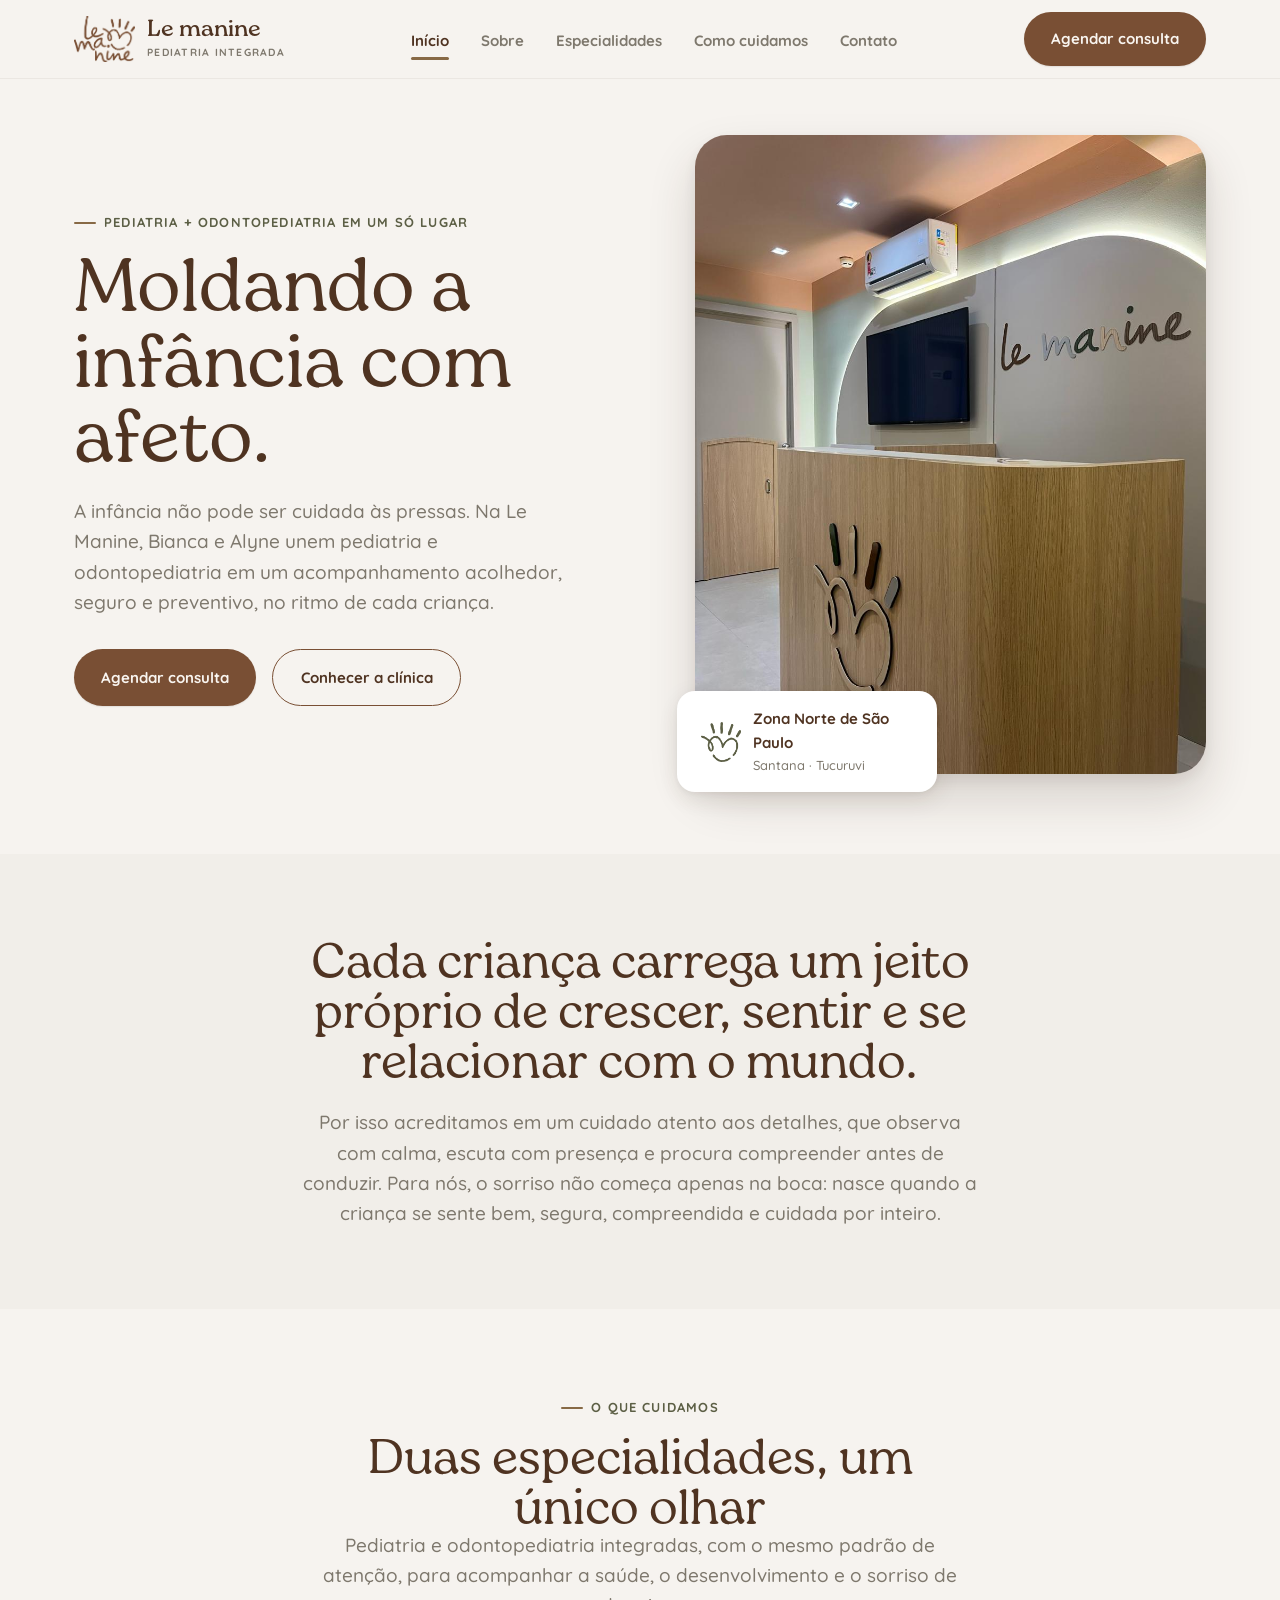
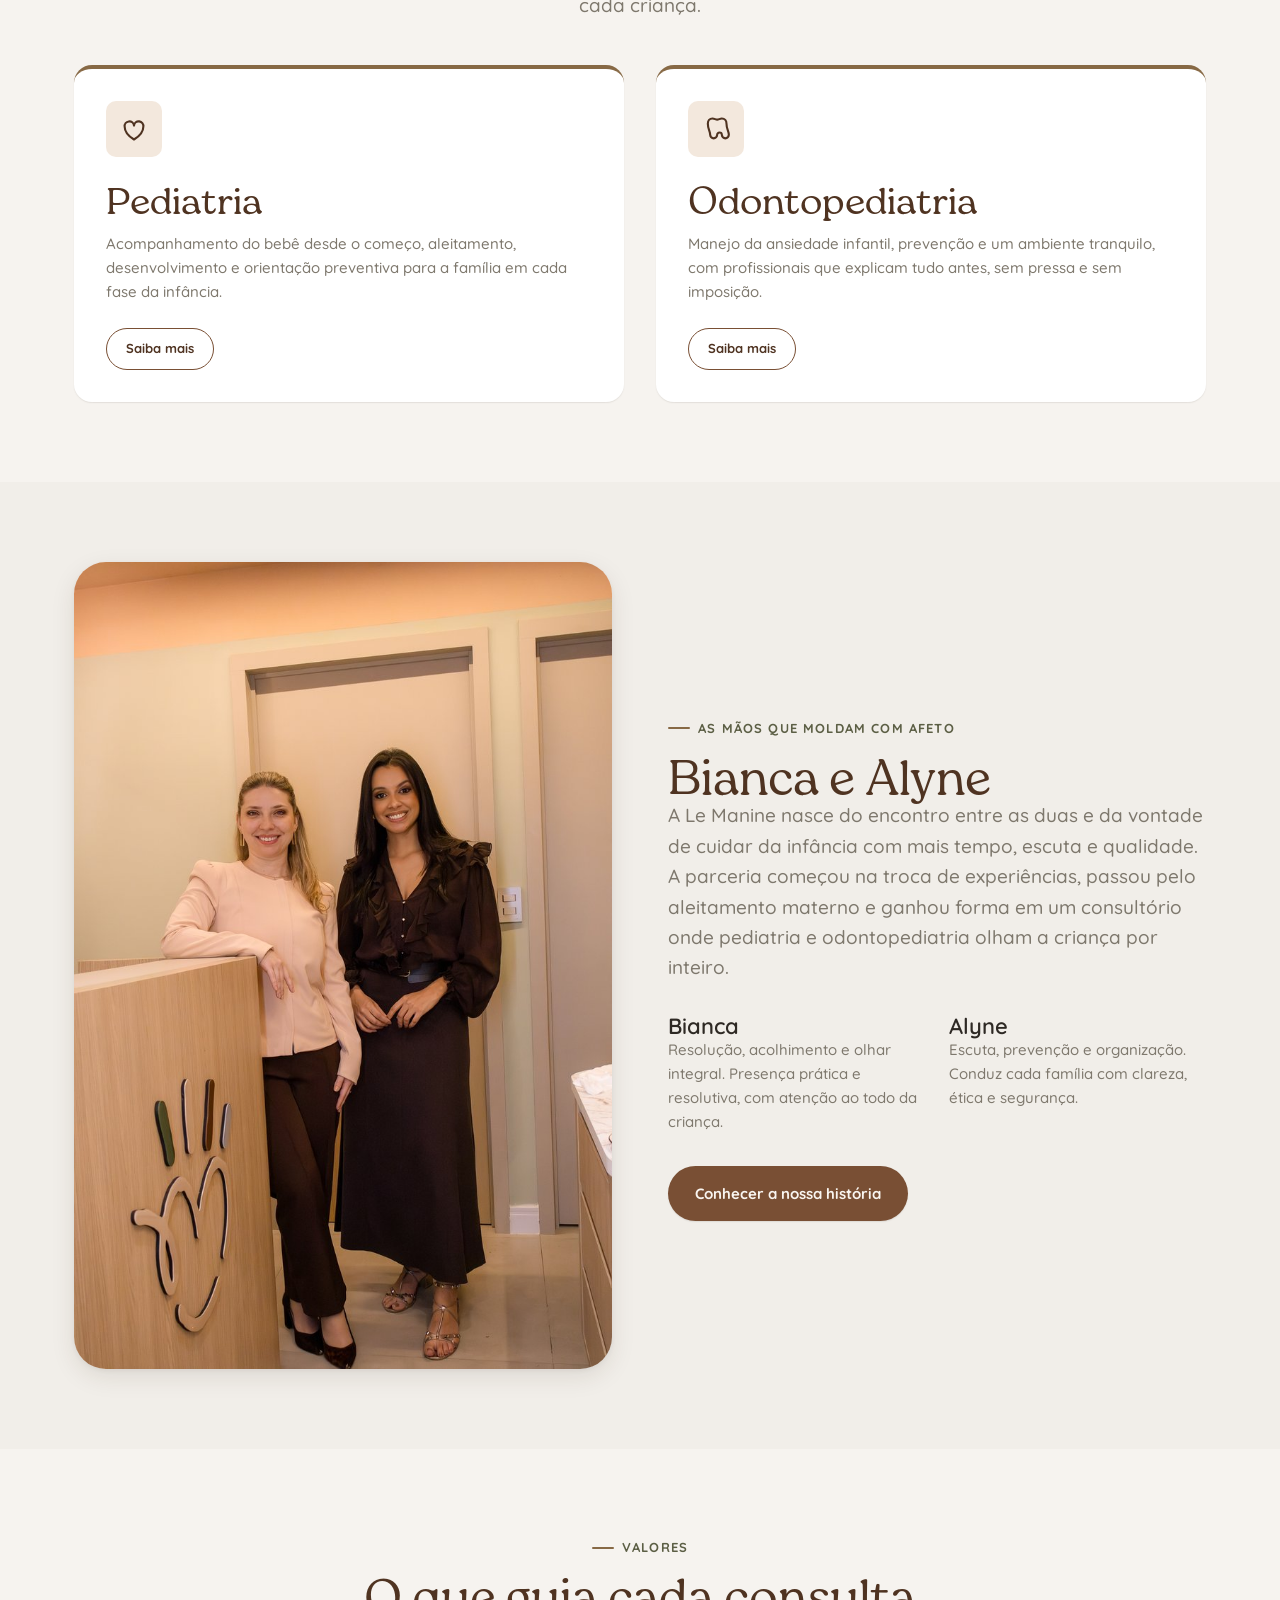
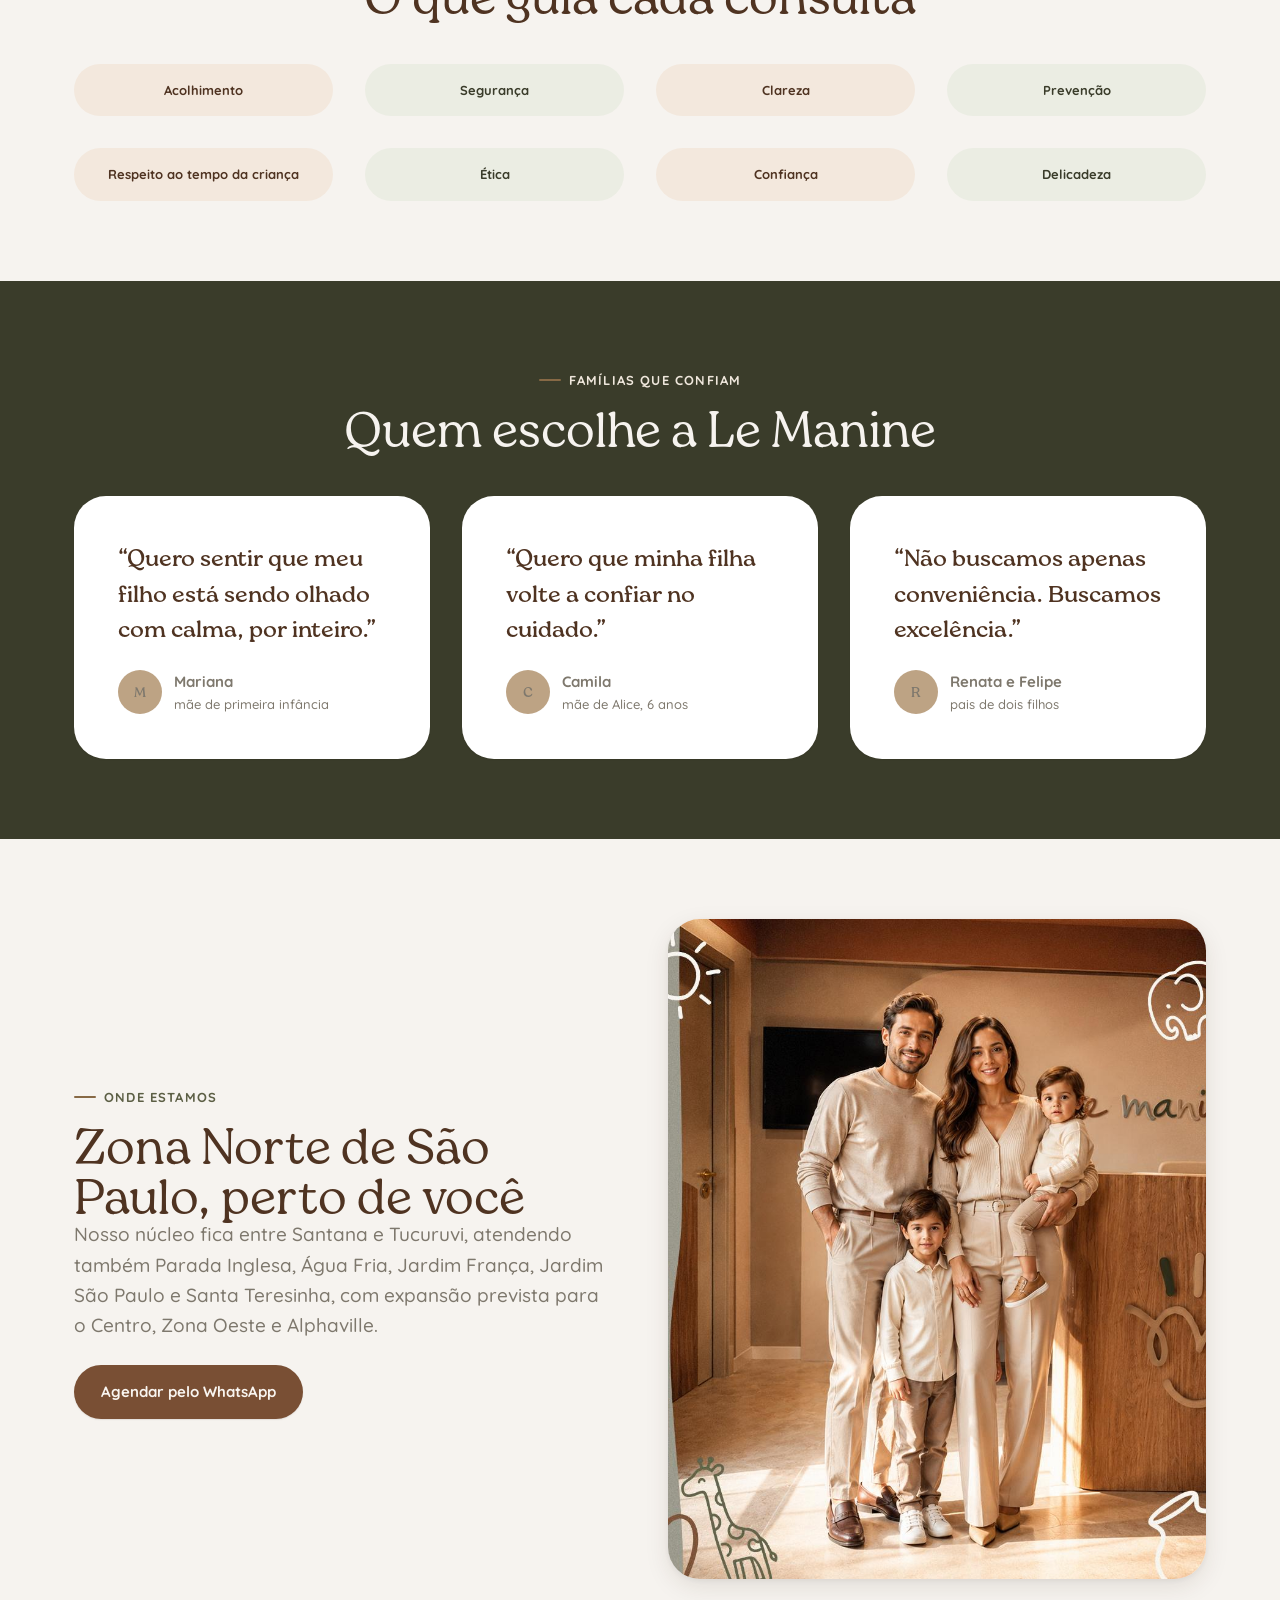
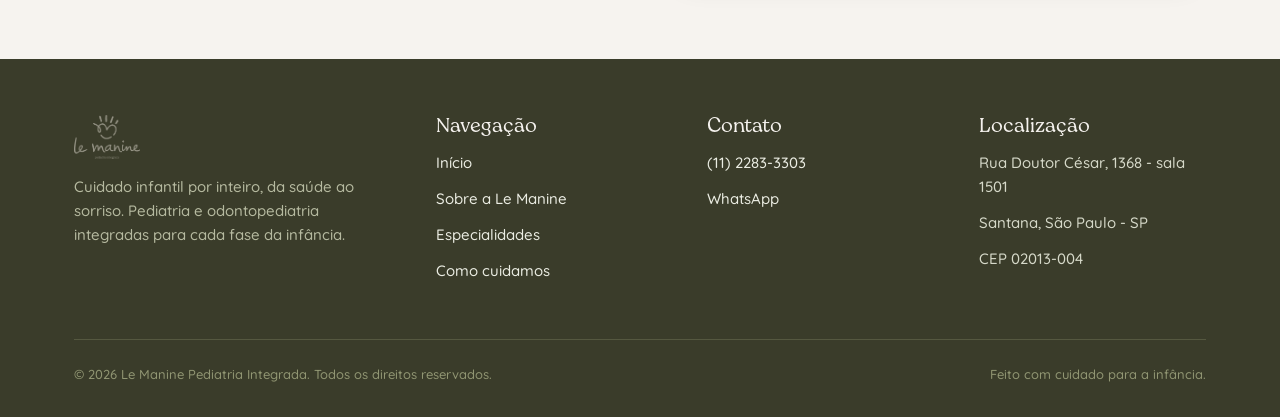
<file: index.html>
<!DOCTYPE html>
<html lang="pt-BR">
<head>
<meta charset="UTF-8">
<meta name="viewport" content="width=device-width, initial-scale=1.0">
<title>Le Manine | Pediatria Integrada na Zona Norte de São Paulo</title>
<meta name="description" content="Le Manine une pediatria e odontopediatria em um cuidado acolhedor, seguro e preventivo. Conheça a clínica de Bianca e Alyne em Santana, São Paulo.">
<link rel="icon" href="assets/img/logo-mark-green.png">
<link rel="preconnect" href="https://fonts.googleapis.com">
<link href="https://fonts.googleapis.com/css2?family=Quicksand:wght@500;600;700&display=swap" rel="stylesheet">
<link rel="stylesheet" href="assets/css/style.css">
</head>
<body>

<header class="site-header">
  <div class="container">
    <a href="index.html" class="brand">
      <img src="assets/img/logo-mark-brown.png" alt="Símbolo Le Manine">
      <span>
        <span class="brand-name">Le manine</span>
        <span class="brand-tag">Pediatria integrada</span>
      </span>
    </a>
    <nav class="main-nav">
      <ul>
        <li><a href="index.html" class="active">Início</a></li>
        <li><a href="sobre.html">Sobre</a></li>
        <li><a href="especialidades.html">Especialidades</a></li>
        <li><a href="jornada.html">Como cuidamos</a></li>
        <li><a href="contato.html">Contato</a></li>
      </ul>
    </nav>
    <div class="header-actions">
      <a href="https://wa.me/551122833303?text=Ol%C3%A1!%20Gostaria%20de%20agendar%20uma%20consulta%20na%20Le%20Manine." class="btn btn-primary" target="_blank" rel="noopener">Agendar consulta</a>
    </div>
    <button class="nav-toggle" aria-label="Abrir menu"><span></span><span></span><span></span></button>
  </div>
</header>

<main>

  <!-- HERO -->
  <section class="hero">
    <div class="container">
      <div class="hero-copy reveal">
        <p class="eyebrow">Pediatria + Odontopediatria em um só lugar</p>
        <h1>Moldando a infância com afeto.</h1>
        <p class="lead">A infância não pode ser cuidada às pressas. Na Le Manine, Bianca e Alyne unem pediatria e odontopediatria em um acompanhamento acolhedor, seguro e preventivo, no ritmo de cada criança.</p>
        <div class="hero-actions">
          <a href="https://wa.me/551122833303?text=Ol%C3%A1!%20Gostaria%20de%20agendar%20uma%20consulta%20na%20Le%20Manine." class="btn btn-primary" target="_blank" rel="noopener">Agendar consulta</a>
          <a href="sobre.html" class="btn btn-ghost">Conhecer a clínica</a>
        </div>
      </div>
      <div class="hero-media reveal">
        <div class="frame">
          <img src="assets/img/le-manine-recepcao.jpeg" alt="Recepção da clínica Le Manine">
        </div>
        <div class="hero-badge">
          <img src="assets/img/logo-mark-green.png" alt="">
          <span><strong>Zona Norte de São Paulo</strong><span>Santana &middot; Tucuruvi</span></span>
        </div>
      </div>
    </div>
  </section>

  <!-- MANIFESTO -->
  <section class="bg-alt">
    <div class="container text-center" style="max-width:820px; margin-inline:auto;">
      <h2 class="reveal">Cada criança carrega um jeito próprio de crescer, sentir e se relacionar com o mundo.</h2>
      <p class="lead reveal" style="margin-inline:auto; margin-top: var(--sp-5);">Por isso acreditamos em um cuidado atento aos detalhes, que observa com calma, escuta com presença e procura compreender antes de conduzir. Para nós, o sorriso não começa apenas na boca: nasce quando a criança se sente bem, segura, compreendida e cuidada por inteiro.</p>
    </div>
  </section>

  <!-- ESPECIALIDADES -->
  <section>
    <div class="container">
      <div class="section-head center">
        <p class="eyebrow" style="justify-content:center;">O que cuidamos</p>
        <h2>Duas especialidades, um único olhar</h2>
        <p class="lead" style="margin-inline:auto;">Pediatria e odontopediatria integradas, com o mesmo padrão de atenção, para acompanhar a saúde, o desenvolvimento e o sorriso de cada criança.</p>
      </div>
      <div class="grid grid-2">
        <div class="card card-accent reveal">
          <div class="icon-wrap">
            <svg viewBox="0 0 24 24" fill="none" stroke-width="1.8" stroke-linecap="round" stroke-linejoin="round"><path d="M12 21c-4-2.5-8-6-8-11a4 4 0 0 1 8-1 4 4 0 0 1 8 1c0 5-4 8.5-8 11Z"/></svg>
          </div>
          <h3>Pediatria</h3>
          <p>Acompanhamento do bebê desde o começo, aleitamento, desenvolvimento e orientação preventiva para a família em cada fase da infância.</p>
          <a href="especialidades.html#pediatria" class="btn btn-ghost btn-sm" style="margin-top: var(--sp-5);">Saiba mais</a>
        </div>
        <div class="card card-accent reveal">
          <div class="icon-wrap">
            <svg viewBox="0 0 24 24" fill="none" stroke-width="1.8" stroke-linecap="round" stroke-linejoin="round"><path d="M9 3c-2.5 0-4 2-4 4.5C5 12 7 14 7 17a3 3 0 0 0 6 0c0-1.2.8-2 2-2s2 .8 2 2a3 3 0 0 0 6 0c0-3-2-5-2-9.5C21 5 19.5 3 17 3c-1.7 0-2.6 1-4 1s-2.3-1-4-1Z"/></svg>
          </div>
          <h3>Odontopediatria</h3>
          <p>Manejo da ansiedade infantil, prevenção e um ambiente tranquilo, com profissionais que explicam tudo antes, sem pressa e sem imposição.</p>
          <a href="especialidades.html#odontopediatria" class="btn btn-ghost btn-sm" style="margin-top: var(--sp-5);">Saiba mais</a>
        </div>
      </div>
    </div>
  </section>

  <!-- BIANCA & ALYNE -->
  <section class="bg-alt">
    <div class="container split">
      <div class="split-media reveal">
        <img src="assets/img/team-bianca-alyne.jpg" alt="Bianca e Alyne na Le Manine">
      </div>
      <div class="reveal">
        <p class="eyebrow">As mãos que moldam com afeto</p>
        <h2>Bianca e Alyne</h2>
        <p class="lead">A Le Manine nasce do encontro entre as duas e da vontade de cuidar da infância com mais tempo, escuta e qualidade. A parceria começou na troca de experiências, passou pelo aleitamento materno e ganhou forma em um consultório onde pediatria e odontopediatria olham a criança por inteiro.</p>
        <div class="grid grid-2" style="margin-top: var(--sp-6); gap: var(--sp-5);">
          <div>
            <h4>Bianca</h4>
            <p class="muted" style="font-size: var(--fs-sm);">Resolução, acolhimento e olhar integral. Presença prática e resolutiva, com atenção ao todo da criança.</p>
          </div>
          <div>
            <h4>Alyne</h4>
            <p class="muted" style="font-size: var(--fs-sm);">Escuta, prevenção e organização. Conduz cada família com clareza, ética e segurança.</p>
          </div>
        </div>
        <a href="sobre.html" class="btn btn-primary" style="margin-top: var(--sp-6);">Conhecer a nossa história</a>
      </div>
    </div>
  </section>

  <!-- VALORES -->
  <section>
    <div class="container">
      <div class="section-head center">
        <p class="eyebrow" style="justify-content:center;">Valores</p>
        <h2>O que guia cada consulta</h2>
      </div>
      <div class="grid grid-4">
        <div class="chip" style="justify-content:center; padding: var(--sp-4);">Acolhimento</div>
        <div class="chip chip-soft" style="justify-content:center; padding: var(--sp-4);">Segurança</div>
        <div class="chip" style="justify-content:center; padding: var(--sp-4);">Clareza</div>
        <div class="chip chip-soft" style="justify-content:center; padding: var(--sp-4);">Prevenção</div>
        <div class="chip" style="justify-content:center; padding: var(--sp-4);">Respeito ao tempo da criança</div>
        <div class="chip chip-soft" style="justify-content:center; padding: var(--sp-4);">Ética</div>
        <div class="chip" style="justify-content:center; padding: var(--sp-4);">Confiança</div>
        <div class="chip chip-soft" style="justify-content:center; padding: var(--sp-4);">Delicadeza</div>
      </div>
    </div>
  </section>

  <!-- DEPOIMENTOS -->
  <section class="bg-secondary">
    <div class="container">
      <div class="section-head center">
        <p class="eyebrow" style="justify-content:center; color:hsl(var(--sand-100));">Famílias que confiam</p>
        <h2>Quem escolhe a Le Manine</h2>
      </div>
      <div class="grid grid-3">
        <div class="testimonial reveal">
          <blockquote>&ldquo;Quero sentir que meu filho está sendo olhado com calma, por inteiro.&rdquo;</blockquote>
          <div class="who">
            <span class="avatar-dot">M</span>
            <span><strong>Mariana</strong><span>mãe de primeira infância</span></span>
          </div>
        </div>
        <div class="testimonial reveal">
          <blockquote>&ldquo;Quero que minha filha volte a confiar no cuidado.&rdquo;</blockquote>
          <div class="who">
            <span class="avatar-dot">C</span>
            <span><strong>Camila</strong><span>mãe de Alice, 6 anos</span></span>
          </div>
        </div>
        <div class="testimonial reveal">
          <blockquote>&ldquo;Não buscamos apenas conveniência. Buscamos excelência.&rdquo;</blockquote>
          <div class="who">
            <span class="avatar-dot">R</span>
            <span><strong>Renata e Felipe</strong><span>pais de dois filhos</span></span>
          </div>
        </div>
      </div>
    </div>
  </section>

  <!-- LOCALIZAÇÃO / CTA -->
  <section>
    <div class="container split reverse">
      <div class="split-media reveal">
        <img src="assets/img/familia-completa.jpg" alt="Família na recepção da Le Manine">
      </div>
      <div class="reveal">
        <p class="eyebrow">Onde estamos</p>
        <h2>Zona Norte de São Paulo, perto de você</h2>
        <p class="lead">Nosso núcleo fica entre Santana e Tucuruvi, atendendo também Parada Inglesa, Água Fria, Jardim França, Jardim São Paulo e Santa Teresinha, com expansão prevista para o Centro, Zona Oeste e Alphaville.</p>
        <a href="https://wa.me/551122833303?text=Ol%C3%A1!%20Gostaria%20de%20agendar%20uma%20consulta%20na%20Le%20Manine." class="btn btn-primary" style="margin-top: var(--sp-5);" target="_blank" rel="noopener">Agendar pelo WhatsApp</a>
      </div>
    </div>
  </section>

</main>

<footer class="site-footer">
  <div class="container">
    <div class="footer-grid">
      <div class="footer-brand">
        <img src="assets/img/logo-full.png" alt="Le Manine — pediatria integrada">
        <p>Cuidado infantil por inteiro, da saúde ao sorriso. Pediatria e odontopediatria integradas para cada fase da infância.</p>
      </div>
      <div class="footer-col">
        <h4>Navegação</h4>
        <ul>
          <li><a href="index.html">Início</a></li>
          <li><a href="sobre.html">Sobre a Le Manine</a></li>
          <li><a href="especialidades.html">Especialidades</a></li>
          <li><a href="jornada.html">Como cuidamos</a></li>
        </ul>
      </div>
      <div class="footer-col">
        <h4>Contato</h4>
        <ul>
          <li><a href="tel:+551122833303">(11) 2283-3303</a></li>
          <li><a href="https://wa.me/551122833303?text=Ol%C3%A1!%20Gostaria%20de%20agendar%20uma%20consulta%20na%20Le%20Manine." target="_blank" rel="noopener">WhatsApp</a></li>
        </ul>
      </div>
      <div class="footer-col">
        <h4>Localização</h4>
        <ul>
          <li>Rua Doutor César, 1368 - sala 1501</li>
          <li>Santana, São Paulo - SP</li>
          <li>CEP 02013-004</li>
        </ul>
      </div>
    </div>
    <div class="footer-bottom">
      <span>&copy; <span data-year></span> Le Manine Pediatria Integrada. Todos os direitos reservados.</span>
      <span>Feito com cuidado para a infância.</span>
    </div>
  </div>
</footer>

<script src="assets/js/main.js"></script>
</body>
</html>
</file>
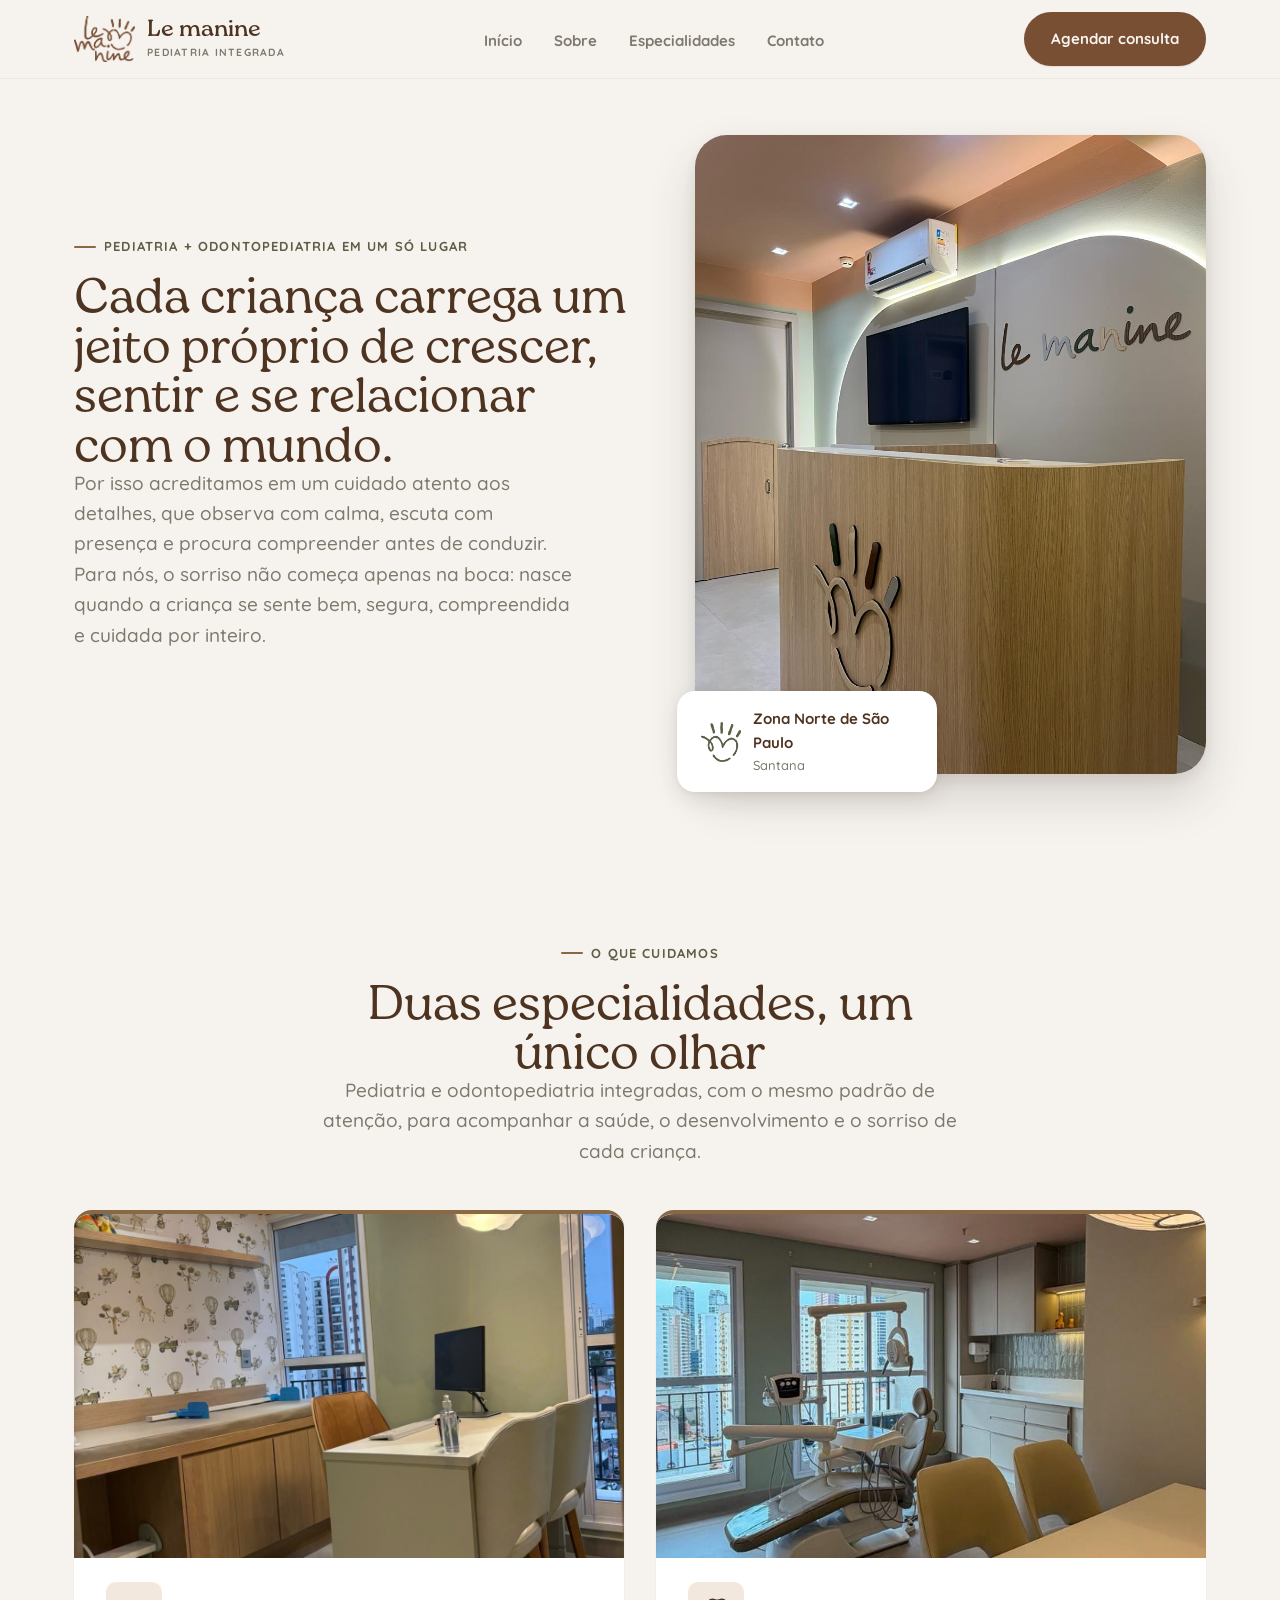
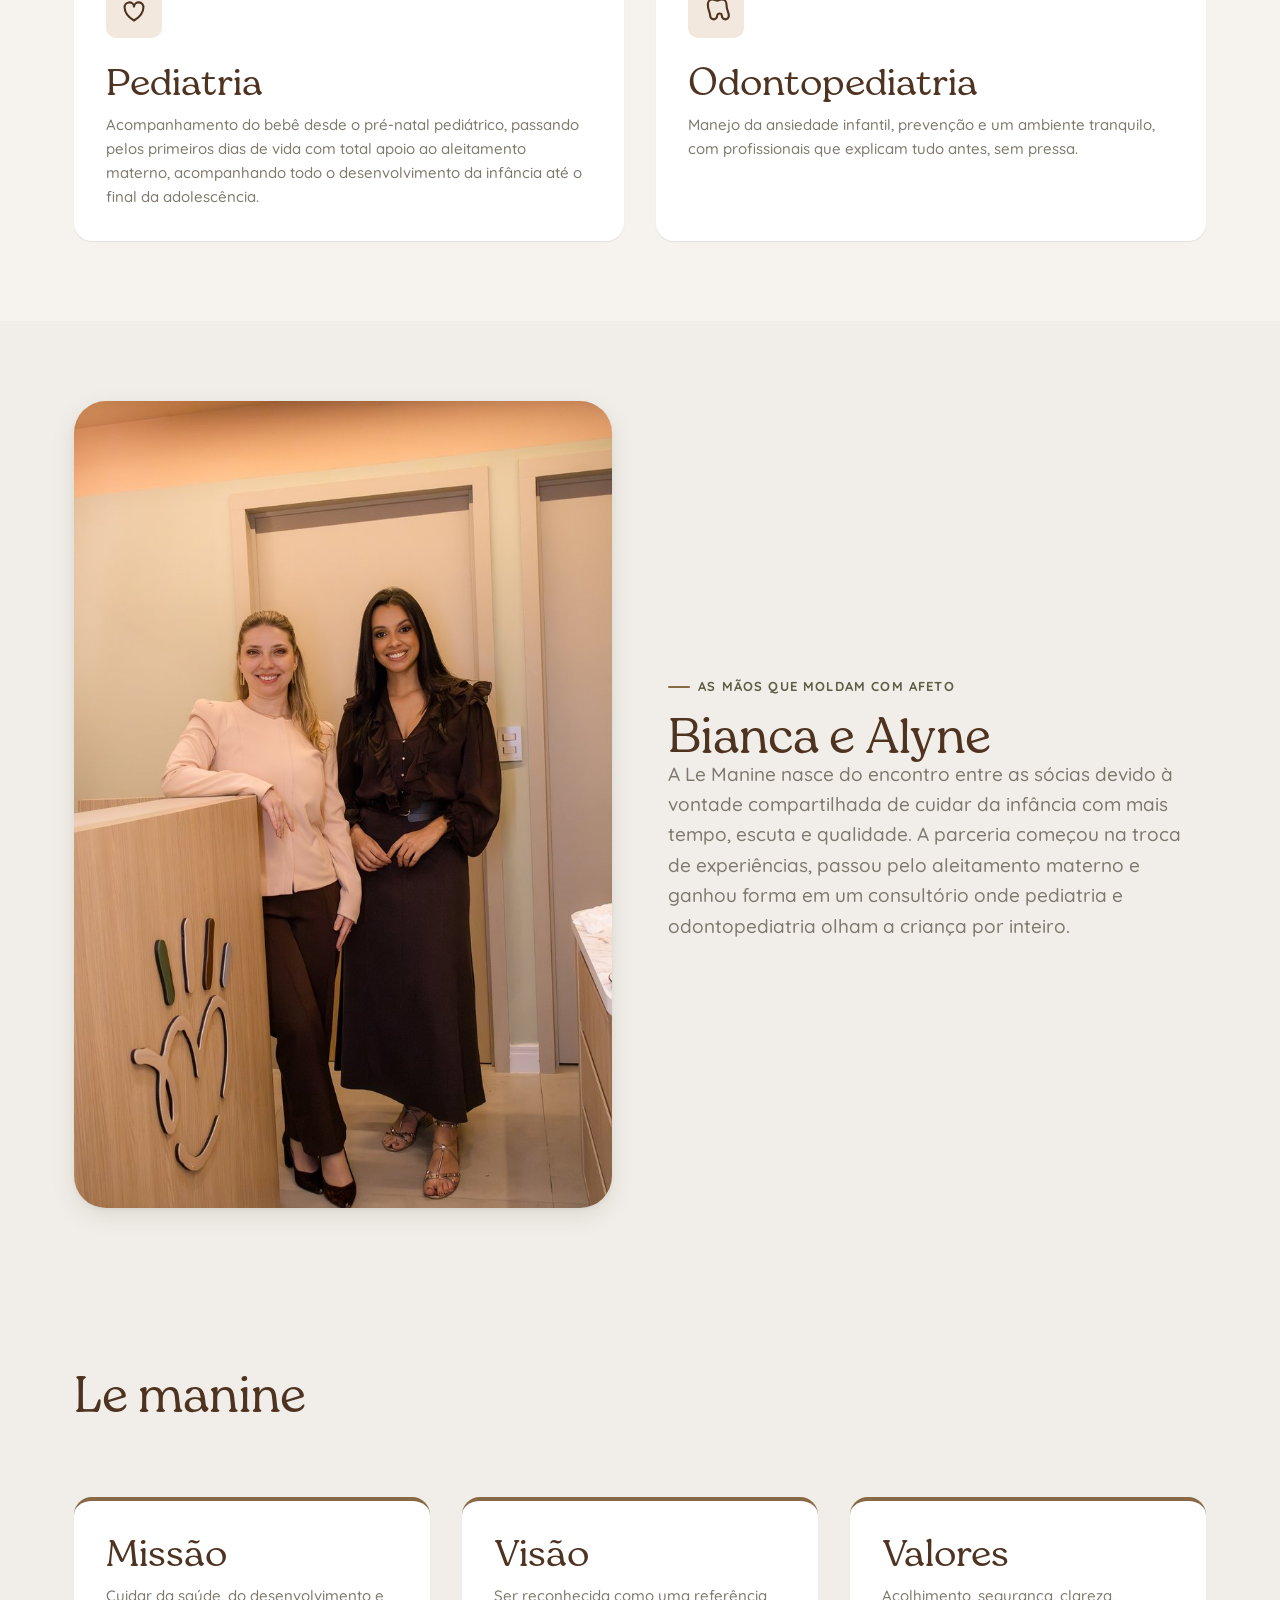
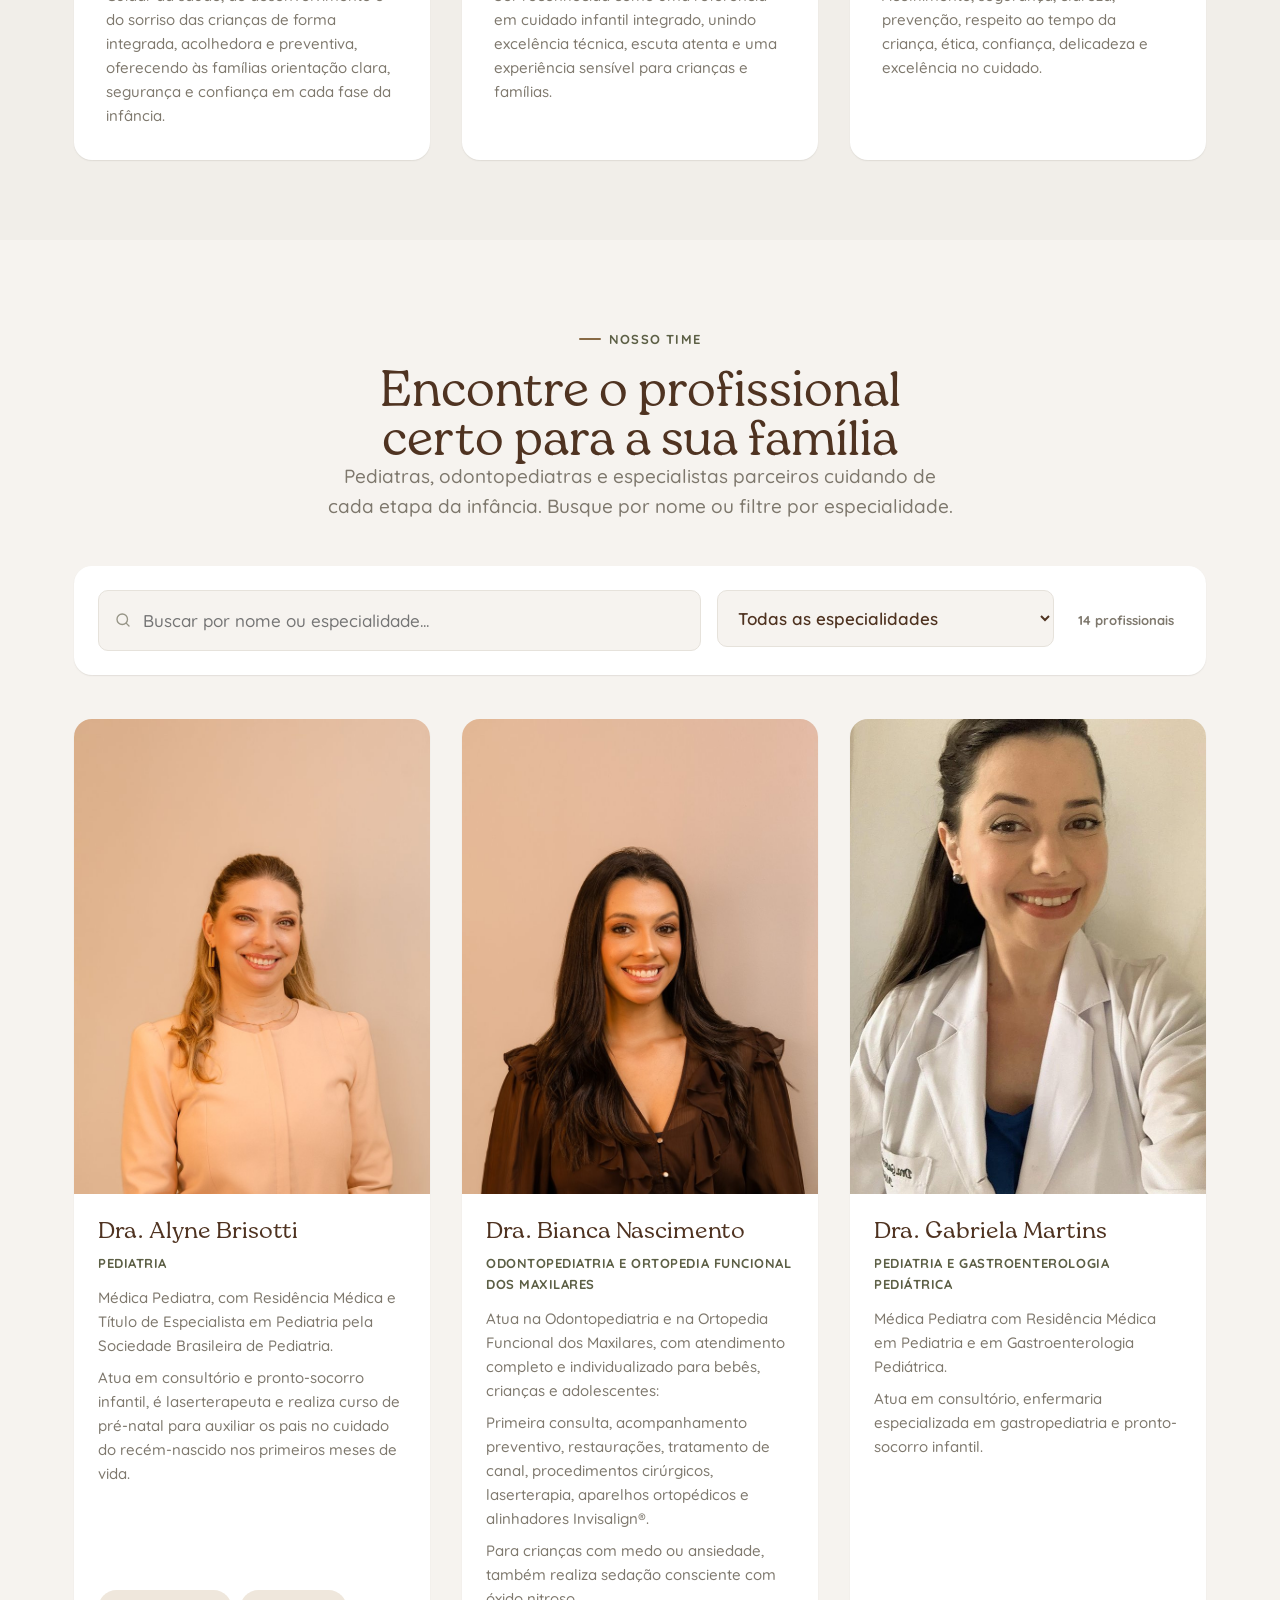
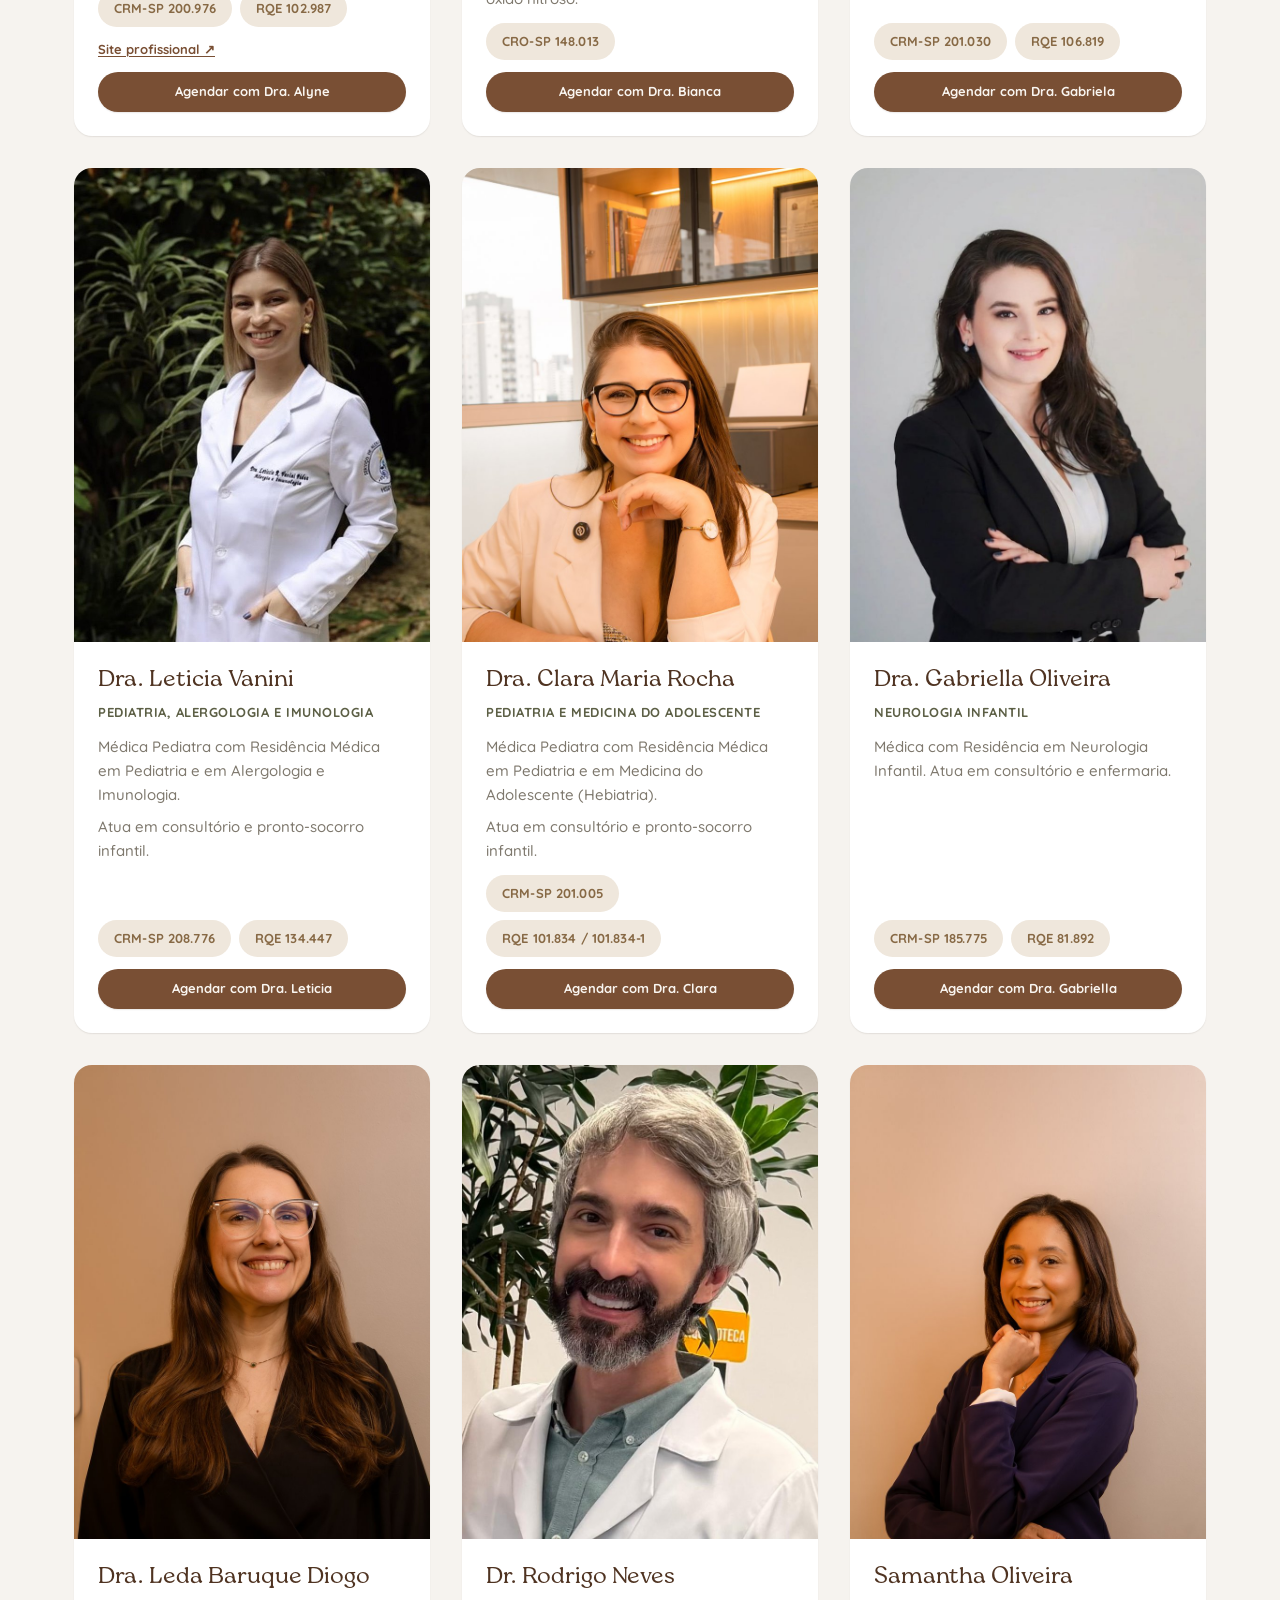
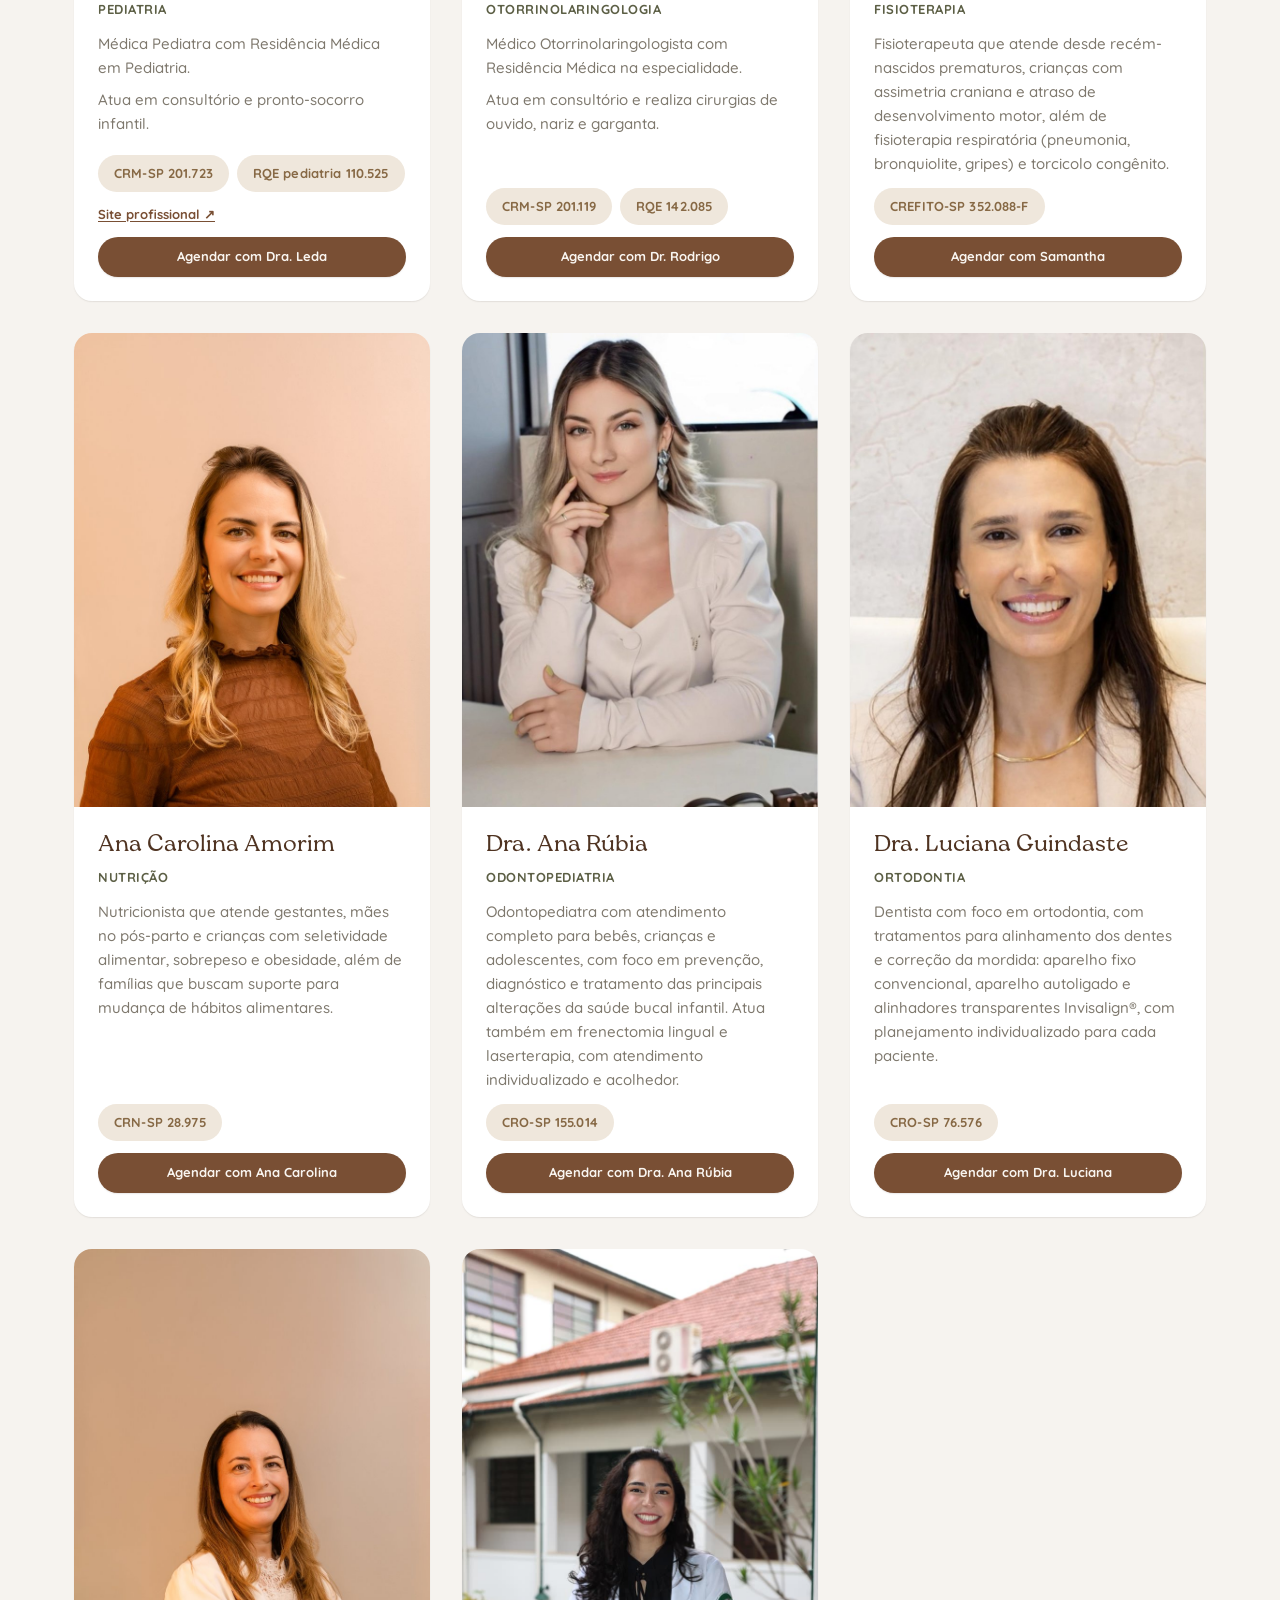
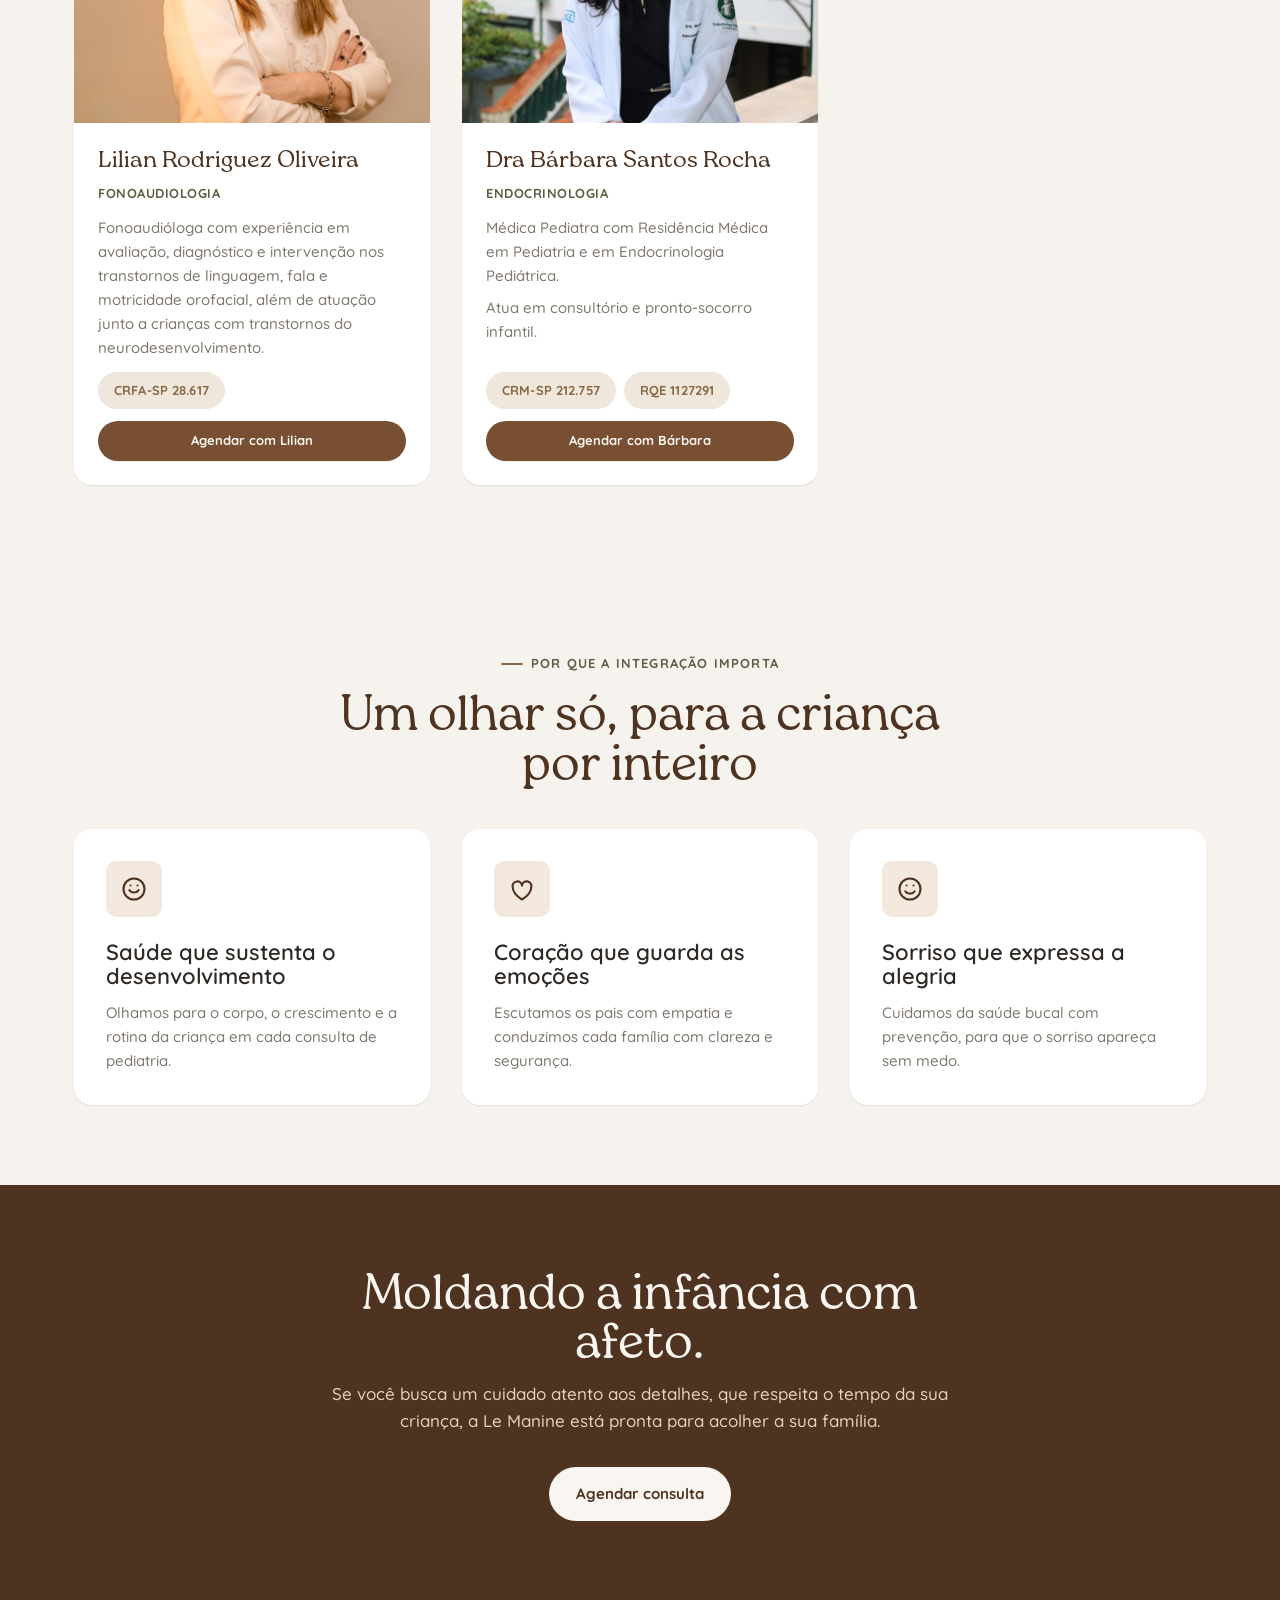
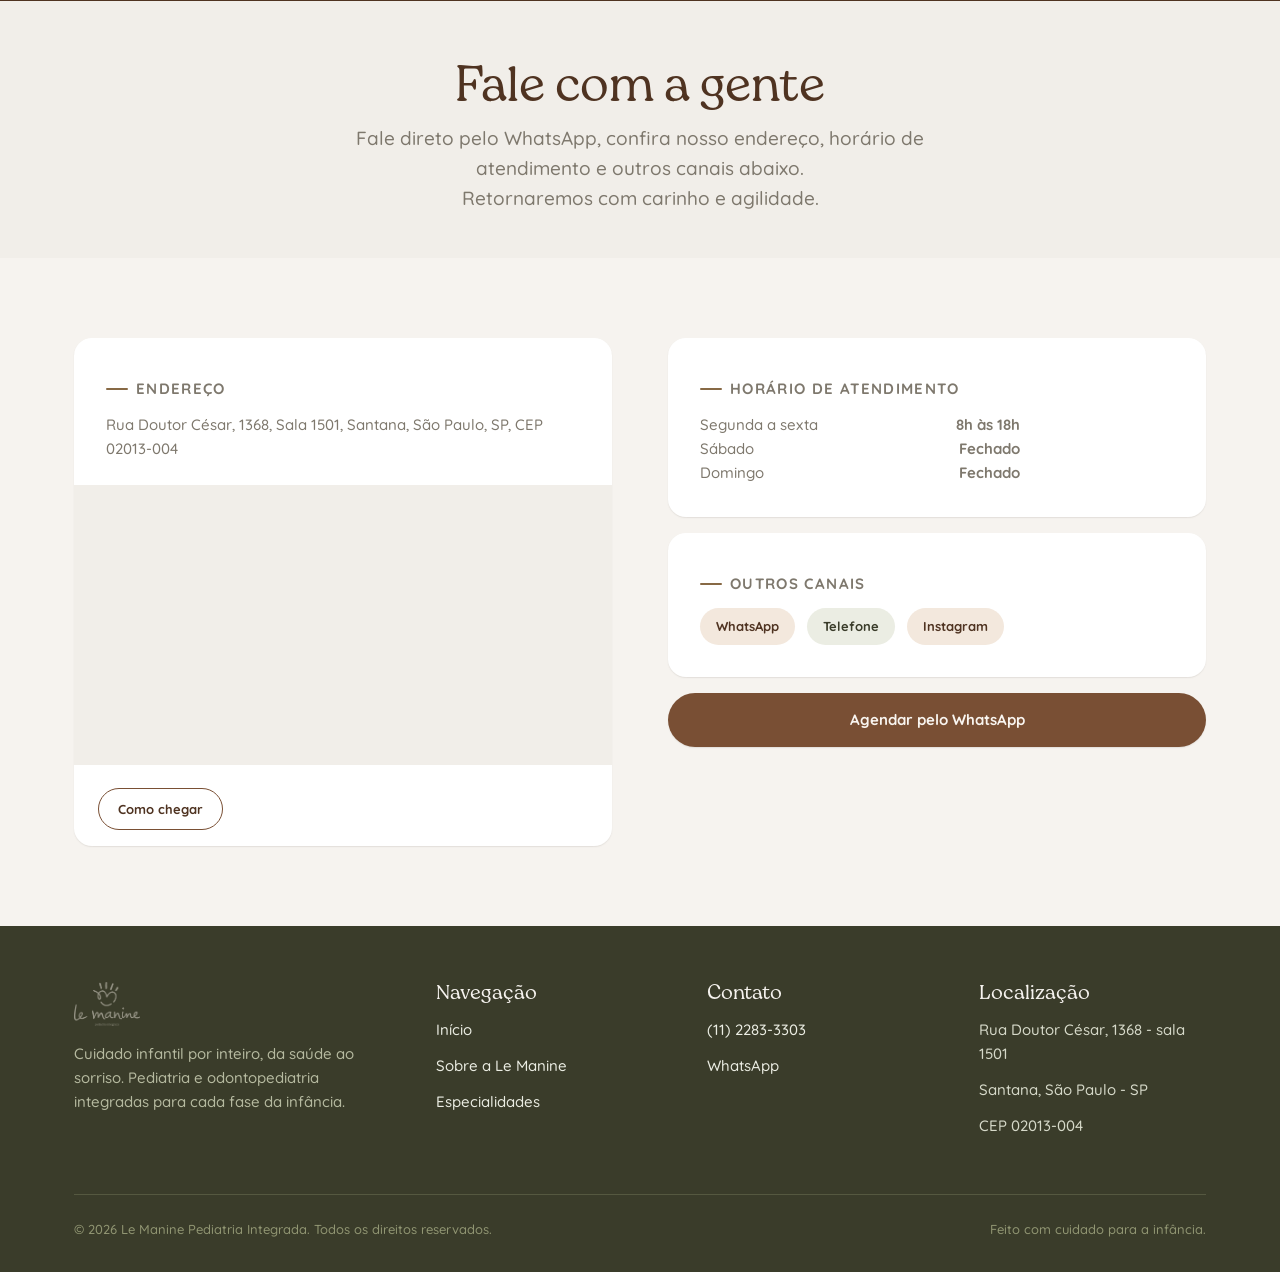
<file: landing/index.html>
<!DOCTYPE html>
<html lang="pt-BR">
<head>
<!-- Google tag (gtag.js) - Google Ads -->
<script async src="https://www.googletagmanager.com/gtag/js?id=AW-18536467116"></script>
<script>
  window.dataLayer = window.dataLayer || [];
  function gtag(){dataLayer.push(arguments);}
  gtag('js', new Date());
  gtag('config', 'AW-18536467116');
</script>
<meta charset="UTF-8">
<meta name="viewport" content="width=device-width, initial-scale=1.0">
<title>Le Manine | Pediatria Integrada — Landing Page</title>
<meta name="description" content="Le Manine une pediatria e odontopediatria em um cuidado acolhedor, seguro e preventivo. Conheça a clínica, o time de especialistas e agende pelo WhatsApp, tudo em uma única página.">
<link rel="icon" href="../assets/img/logo-mark-green.png">
<link rel="preconnect" href="https://fonts.googleapis.com">
<link href="https://fonts.googleapis.com/css2?family=Quicksand:wght@500;600;700&display=swap" rel="stylesheet">
<link rel="stylesheet" href="../assets/css/style.css">
</head>
<body>

<header class="site-header">
  <div class="container">
    <a href="#inicio" class="brand">
      <img src="../assets/img/logo-mark-brown.png" alt="Símbolo Le Manine">
      <span>
        <span class="brand-name">Le manine</span>
        <span class="brand-tag">Pediatria integrada</span>
      </span>
    </a>
    <nav class="main-nav">
      <ul>
        <li><a href="#inicio">Início</a></li>
        <li><a href="#sobre">Sobre</a></li>
        <li><a href="#especialidades">Especialidades</a></li>
        <li><a href="#contato">Contato</a></li>
      </ul>
    </nav>
    <div class="header-actions">
      <a href="https://wa.me/551122833303?text=Ol%C3%A1!%20Gostaria%20de%20agendar%20uma%20consulta%20na%20Le%20Manine." class="btn btn-primary" target="_blank" rel="noopener">Agendar consulta</a>
    </div>
    <button class="nav-toggle" aria-label="Abrir menu"><span></span><span></span><span></span></button>
  </div>
</header>

<main>


  <!-- HERO -->
  <section class="hero" id="inicio">
    <div class="container">
      <div class="hero-copy reveal">
        <p class="eyebrow">Pediatria + Odontopediatria em um só lugar</p>
        <h2 class="reveal">Cada criança carrega um jeito próprio de crescer, sentir e se relacionar com o mundo.</h2>
        <p class="lead">Por isso acreditamos em um cuidado atento aos detalhes, que observa com calma, escuta com presença e procura compreender antes de conduzir. Para nós, o sorriso não começa apenas na boca: nasce quando a criança se sente bem, segura, compreendida e cuidada por inteiro.</p>
      </div>
      <div class="hero-media reveal">
        <div class="frame">
          <img src="../assets/img/le-manine-recepcao.jpeg" alt="Recepção da clínica Le Manine">
        </div>
        <div class="hero-badge">
          <img src="../assets/img/logo-mark-green.png" alt="">
          <span><strong>Zona Norte de São Paulo</strong><span>Santana</span></span>
        </div>
      </div>
    </div>
  </section>

  <!-- ESPECIALIDADES -->
  <section>
    <div class="container">
      <div class="section-head center">
        <p class="eyebrow" style="justify-content:center;">O que cuidamos</p>
        <h2>Duas especialidades, um único olhar</h2>
        <p class="lead" style="margin-inline:auto;">Pediatria e odontopediatria integradas, com o mesmo padrão de atenção, para acompanhar a saúde, o desenvolvimento e o sorriso de cada criança.</p>
      </div>
      <div class="grid grid-2">
        <div class="card card-accent card-with-photo reveal">
          <div class="card-photo is-carousel" data-carousel>
            <img src="../assets/img/sala-pediatria-01.jpeg" alt="Sala de atendimento de pediatria da Le Manine" class="is-active">
            <img src="../assets/img/sala-pediatria-02.jpeg" alt="Sala de atendimento de pediatria da Le Manine">
          </div>
          <div class="icon-wrap">
            <svg viewBox="0 0 24 24" fill="none" stroke-width="1.8" stroke-linecap="round" stroke-linejoin="round"><path d="M12 21c-4-2.5-8-6-8-11a4 4 0 0 1 8-1 4 4 0 0 1 8 1c0 5-4 8.5-8 11Z"/></svg>
          </div>
          <h3>Pediatria</h3>
          <p>Acompanhamento do bebê desde o pré-natal pediátrico, passando pelos primeiros dias de vida com total apoio ao aleitamento materno, acompanhando todo o desenvolvimento da infância até o final da adolescência.</p>
        </div>
        <div class="card card-accent card-with-photo reveal">
          <div class="card-photo">
            <img src="../assets/img/sala-odonpediatria.jpeg" alt="Sala de atendimento de odontopediatria da Le Manine">
          </div>
          <div class="icon-wrap">
            <svg viewBox="0 0 24 24" fill="none" stroke-width="1.8" stroke-linecap="round" stroke-linejoin="round"><path d="M9 3c-2.5 0-4 2-4 4.5C5 12 7 14 7 17a3 3 0 0 0 6 0c0-1.2.8-2 2-2s2 .8 2 2a3 3 0 0 0 6 0c0-3-2-5-2-9.5C21 5 19.5 3 17 3c-1.7 0-2.6 1-4 1s-2.3-1-4-1Z"/></svg>
          </div>
          <h3>Odontopediatria</h3>
          <p>Manejo da ansiedade infantil, prevenção e um ambiente tranquilo, com profissionais que explicam tudo antes, sem pressa.</p>
        </div>
      </div>
    </div>
  </section>

  <!-- BIANCA & ALYNE -->
  <section class="bg-alt" id="sobre">
    <div class="container split">
      <div class="split-media reveal">
        <img src="../assets/img/team-bianca-alyne.jpg" alt="Bianca e Alyne na Le Manine">
      </div>
      <div class="reveal">
        <p class="eyebrow">As mãos que moldam com afeto</p>
        <h2>Bianca e Alyne</h2>
        <p class="lead">A Le Manine nasce do encontro entre as sócias devido à vontade compartilhada de cuidar da infância com mais tempo, escuta e qualidade. A parceria começou na troca de experiências, passou pelo aleitamento materno e ganhou forma em um consultório onde pediatria e odontopediatria olham a criança por inteiro.</p>
      </div>
    </div>
  </section>

  <!-- DEPOIMENTOS >
  <section class="bg-secondary">
    <div class="container">
      <div class="section-head center">
        <p class="eyebrow" style="justify-content:center; color:hsl(var(--sand-100));">Famílias que confiam</p>
        <h2>Quem escolhe a Le Manine</h2>
      </div>
      <div class="grid grid-3">
        <div class="testimonial reveal">
          <blockquote>&ldquo;Quero sentir que meu filho está sendo olhado com calma, por inteiro.&rdquo;</blockquote>
          <div class="who">
            <span class="avatar-dot">M</span>
            <span><strong>Mariana</strong><span>mãe de primeira infância</span></span>
          </div>
        </div>
        <div class="testimonial reveal">
          <blockquote>&ldquo;Quero que minha filha volte a confiar no cuidado.&rdquo;</blockquote>
          <div class="who">
            <span class="avatar-dot">C</span>
            <span><strong>Camila</strong><span>mãe de Alice, 6 anos</span></span>
          </div>
        </div>
        <div class="testimonial reveal">
          <blockquote>&ldquo;Não buscamos apenas conveniência. Buscamos excelência.&rdquo;</blockquote>
          <div class="who">
            <span class="avatar-dot">R</span>
            <span><strong>Renata e Felipe</strong><span>pais de dois filhos</span></span>
          </div>
        </div>
      </div>
    </div>
  </section-->

  <section class="bg-alt">
    <div class="container">
      <h2 class="reveal" style="margin-inline:auto; margin-bottom: var(--sp-9);">Le manine</h2>
      <div class="grid grid-3">
        <div class="card card-accent reveal">
          <h3>Missão</h3>
          <p>Cuidar da saúde, do desenvolvimento e do sorriso das crianças de forma integrada, acolhedora e preventiva, oferecendo às famílias orientação clara, segurança e confiança em cada fase da infância.</p>
        </div>
        <div class="card card-accent reveal">
          <h3>Visão</h3>
          <p>Ser reconhecida como uma referência em cuidado infantil integrado, unindo excelência técnica, escuta atenta e uma experiência sensível para crianças e famílias.</p>
        </div>
        <div class="card card-accent reveal">
          <h3>Valores</h3>
          <p>Acolhimento, segurança, clareza, prevenção, respeito ao tempo da criança, ética, confiança, delicadeza e excelência no cuidado.</p>
        </div>
      </div>
    </div>
  </section>

  <!-- section class="page-hero" id="especialidades">
    <div class="container">
      <p class="eyebrow">Cuidado por inteiro</p>
      <h2>Pediatria e odontopediatria integradas</h2>
      <p>Um consultório onde a pediatria e suas especialidades junto da odontopediatria olham a criança por inteiro!</p>
    </div>
  </section-->

  <section id="especialidades">
    <div class="container">
      <div class="section-head center">
        <p class="eyebrow" style="justify-content:center;">Nosso time</p>
        <h2>Encontre o profissional certo para a sua família</h2>
        <p class="lead" style="margin-inline:auto;">Pediatras, odontopediatras e especialistas parceiros cuidando de cada etapa da infância. Busque por nome ou filtre por especialidade.</p>
      </div>

      <div class="pro-search-bar">
        <div class="pro-search-field">
          <svg viewBox="0 0 24 24" fill="none" stroke="currentColor" stroke-width="1.8" stroke-linecap="round" stroke-linejoin="round"><circle cx="11" cy="11" r="7"/><path d="m20 20-3.5-3.5"/></svg>
          <input type="search" id="pro-search" placeholder="Buscar por nome ou especialidade...">
        </div>
        <div class="pro-filter">
          <select id="pro-filter">
            <option value="todos">Todas as especialidades</option>
            <option value="pediatria">Pediatria</option>
            <option value="alergologia">Alergologia</option>
            <option value="imunologia">Imunologia</option>
            <option value="gastroenterologia">Gastroenterologia Pediátrica</option>
            <option value="hebiatria">Medicina do Adolescente</option>
            <option value="neurologia">Neurologia Infantil</option>
            <option value="odontopediatria">Odontopediatria</option>
            <option value="ortopedia-funcional">Ortopedia Funcional dos Maxilares</option>
            <option value="ortodontia">Ortodontia</option>
            <option value="otorrinolaringologia">Otorrinolaringologia</option>
            <option value="fisioterapia">Fisioterapia</option>
            <option value="nutricao">Nutrição</option>
            <option value="fonoaudiologia">Fonoaudiologia</option>
            <option value="endocrinologia">Endocrinologia</option>
          </select>
        </div>
        <span class="pro-search-count" id="pro-count">14 profissionais</span>
      </div>

      <div class="pro-grid">
        <article class="pro-card reveal" data-area="pediatria" data-search="dra. alyne brisotti pediatria pediatra pediatria">
          <div class="pro-photo"><img src="../assets/img/equipe/dra-alyne-brisotti.jpg" alt="Dra. Alyne Brisotti" loading="lazy"></div>
          <div class="pro-body">
            <h3 class="pro-name">Dra. Alyne Brisotti</h3>
            <p class="pro-specialty">Pediatria</p>
            <p class="pro-bio">Médica Pediatra, com Residência Médica e Título de Especialista em Pediatria pela Sociedade Brasileira de Pediatria.</p>
            <p class="pro-bio">Atua em consultório e pronto-socorro infantil, é laserterapeuta e realiza curso de pré-natal para auxiliar os pais no cuidado do recém-nascido nos primeiros meses de vida.</p>
            <div class="pro-registro">
              <span class="chip chip-registro">CRM-SP 200.976</span>
              <span class="chip chip-registro">RQE 102.987</span>
            </div>
            <a class="pro-site" href="https://www.draalynebrisotti.com.br" target="_blank" rel="noopener">Site profissional &#8599;</a>
            <a href="https://wa.me/551122833303?text=Ol%C3%A1!%20Gostaria%20de%20agendar%20uma%20consulta%20com%20Dra.%20Alyne%20Brisotti%20na%20Le%20Manine." class="btn btn-primary btn-sm btn-block" target="_blank" rel="noopener">Agendar com Dra. Alyne</a>
          </div>
        </article>
        <article class="pro-card reveal" data-area="odontopediatria ortopedia-funcional" data-search="dra. bianca nascimento odontopediatria e ortopedia funcional dos maxilares odontopediatria dentista odontopediatra odontologista">
          <div class="pro-photo"><img src="../assets/img/equipe/dra-bianca-nascimento.jpg" alt="Dra. Bianca Nascimento" loading="lazy"></div>
          <div class="pro-body">
            <h3 class="pro-name">Dra. Bianca Nascimento</h3>
            <p class="pro-specialty">Odontopediatria e Ortopedia Funcional dos Maxilares</p>
            <p class="pro-bio">Atua na Odontopediatria e na Ortopedia Funcional dos Maxilares, com atendimento completo e individualizado para bebês, crianças e adolescentes:</p>
            <p class="pro-bio">Primeira consulta, acompanhamento preventivo, restaurações, tratamento de canal, procedimentos cirúrgicos, laserterapia, aparelhos ortopédicos e alinhadores Invisalign®.</p>
            <p class="pro-bio">Para crianças com medo ou ansiedade, também realiza sedação consciente com óxido nitroso.</p>
            <div class="pro-registro">
              <span class="chip chip-registro">CRO-SP 148.013</span>
            </div>
            <a href="https://wa.me/551122833303?text=Ol%C3%A1!%20Gostaria%20de%20agendar%20uma%20consulta%20com%20Dra.%20Bianca%20Nascimento%20na%20Le%20Manine." class="btn btn-primary btn-sm btn-block" target="_blank" rel="noopener">Agendar com Dra. Bianca</a>
          </div>
        </article>
        <article class="pro-card reveal" data-area="pediatria gastroenterologia" data-search="dra. gabriela martins pediatria e gastroenterologia pediatrica pediatria pediatra gastroenterologista">
          <div class="pro-photo"><img src="../assets/img/equipe/dra-gabriela-martins.jpg" alt="Dra. Gabriela Martins" loading="lazy"></div>
          <div class="pro-body">
            <h3 class="pro-name">Dra. Gabriela Martins</h3>
            <p class="pro-specialty">Pediatria e Gastroenterologia Pediátrica</p>
            <p class="pro-bio">Médica Pediatra com Residência Médica em Pediatria e em Gastroenterologia Pediátrica.</p>
            <p class="pro-bio">Atua em consultório, enfermaria especializada em gastropediatria e pronto-socorro infantil.</p>
            <div class="pro-registro">
              <span class="chip chip-registro">CRM-SP 201.030</span>
              <span class="chip chip-registro">RQE 106.819</span>
            </div>
            <a href="https://wa.me/551122833303?text=Ol%C3%A1!%20Gostaria%20de%20agendar%20uma%20consulta%20com%20Dra.%20Gabriela%20Martins%20na%20Le%20Manine." class="btn btn-primary btn-sm btn-block" target="_blank" rel="noopener">Agendar com Dra. Gabriela</a>
          </div>
        </article>
        <article class="pro-card reveal" data-area="pediatria alergologia imunologia" data-search="dra. leticia vanini pediatria e alergologia e imunologia pediatria pediatra alergologista imunologista">
          <div class="pro-photo"><img src="../assets/img/equipe/dra-leticia-vanini.jpg" alt="Dra. Leticia Vanini" loading="lazy"></div>
          <div class="pro-body">
            <h3 class="pro-name">Dra. Leticia Vanini</h3>
            <p class="pro-specialty">Pediatria, Alergologia e Imunologia</p>
            <p class="pro-bio">Médica Pediatra com Residência Médica em Pediatria e em Alergologia e Imunologia.</p>
            <p class="pro-bio">Atua em consultório e pronto-socorro infantil.</p>
            <div class="pro-registro">
              <span class="chip chip-registro">CRM-SP 208.776</span>
              <span class="chip chip-registro">RQE 134.447</span>
            </div>
            <a href="https://wa.me/551122833303?text=Ol%C3%A1!%20Gostaria%20de%20agendar%20uma%20consulta%20com%20Dra.%20Leticia%20Vanini%20na%20Le%20Manine." class="btn btn-primary btn-sm btn-block" target="_blank" rel="noopener">Agendar com Dra. Leticia</a>
          </div>
        </article>
        <article class="pro-card reveal" data-area="pediatria hebiatria" data-search="dra. clara maria rocha pediatria e medicina do adolescente pediatria pediatra hebiatra">
          <div class="pro-photo"><img src="../assets/img/equipe/dra-clara-maria-rocha.jpg" alt="Dra. Clara Maria Rocha" loading="lazy"></div>
          <div class="pro-body">
            <h3 class="pro-name">Dra. Clara Maria Rocha</h3>
            <p class="pro-specialty">Pediatria e Medicina do Adolescente</p>
            <p class="pro-bio">Médica Pediatra com Residência Médica em Pediatria e em Medicina do Adolescente (Hebiatria).</p>
            <p class="pro-bio">Atua em consultório e pronto-socorro infantil.</p>
            <div class="pro-registro">
              <span class="chip chip-registro">CRM-SP 201.005</span>
              <span class="chip chip-registro">RQE 101.834 / 101.834-1</span>
            </div>
            <a href="https://wa.me/551122833303?text=Ol%C3%A1!%20Gostaria%20de%20agendar%20uma%20consulta%20com%20Dra.%20Clara%20Maria%20Rocha%20na%20Le%20Manine." class="btn btn-primary btn-sm btn-block" target="_blank" rel="noopener">Agendar com Dra. Clara</a>
          </div>
        </article>
        <article class="pro-card reveal" data-area="neurologia" data-search="dra. gabriella oliveira pediatria e neurologia infantil pediatria pediatra neurologista">
          <div class="pro-photo"><img src="../assets/img/equipe/dra-gabriella-oliveira.jpg" alt="Dra. Gabriella Oliveira" loading="lazy"></div>
          <div class="pro-body">
            <h3 class="pro-name">Dra. Gabriella Oliveira</h3>
            <p class="pro-specialty">Neurologia Infantil</p>
            <p class="pro-bio">Médica com Residência em Neurologia Infantil. Atua em consultório e enfermaria.</p>
            <div class="pro-registro">
              <span class="chip chip-registro">CRM-SP 185.775</span>
              <span class="chip chip-registro">RQE 81.892</span>
            </div>
            <a href="https://wa.me/551122833303?text=Ol%C3%A1!%20Gostaria%20de%20agendar%20uma%20consulta%20com%20Dra.%20Gabriella%20Oliveira%20na%20Le%20Manine." class="btn btn-primary btn-sm btn-block" target="_blank" rel="noopener">Agendar com Dra. Gabriella</a>
          </div>
        </article>
        <article class="pro-card reveal" data-area="pediatria" data-search="dra. leda baruque diogo pediatria pediatra pediatria">
          <div class="pro-photo"><img src="../assets/img/equipe/dra-leda-baruque-diogo.jpg" alt="Dra. Leda Baruque Diogo" loading="lazy"></div>
          <div class="pro-body">
            <h3 class="pro-name">Dra. Leda Baruque Diogo</h3>
            <p class="pro-specialty">Pediatria</p>
            <p class="pro-bio">Médica Pediatra com Residência Médica em Pediatria.</p>
            <p class="pro-bio">Atua em consultório e pronto-socorro infantil.</p>
            <div class="pro-registro">
              <span class="chip chip-registro">CRM-SP 201.723</span>
              <span class="chip chip-registro">RQE pediatria 110.525</span>
            </div>
            <a class="pro-site" href="https://www.draledapediatra.com.br" target="_blank" rel="noopener">Site profissional &#8599;</a>
            <a href="https://wa.me/551122833303?text=Ol%C3%A1!%20Gostaria%20de%20agendar%20uma%20consulta%20com%20Dra.%20Leda%20Baruque%20Diogo%20na%20Le%20Manine." class="btn btn-primary btn-sm btn-block" target="_blank" rel="noopener">Agendar com Dra. Leda</a>
          </div>
        </article>
        <article class="pro-card reveal" data-area="otorrinolaringologia" data-search="dr. rodrigo neves otorrinolaringologia otorrinolaringologia otorrino otorrinolaringologista">
          <div class="pro-photo"><img src="../assets/img/equipe/dr-rodrigo-neves.jpg" alt="Dr. Rodrigo Neves" loading="lazy"></div>
          <div class="pro-body">
            <h3 class="pro-name">Dr. Rodrigo Neves</h3>
            <p class="pro-specialty">Otorrinolaringologia</p>
            <p class="pro-bio">Médico Otorrinolaringologista com Residência Médica na especialidade.</p>
            <p class="pro-bio">Atua em consultório e realiza cirurgias de ouvido, nariz e garganta.</p>
            <div class="pro-registro">
              <span class="chip chip-registro">CRM-SP 201.119</span>
              <span class="chip chip-registro">RQE 142.085</span>
            </div>
            <a href="https://wa.me/551122833303?text=Ol%C3%A1!%20Gostaria%20de%20agendar%20uma%20consulta%20com%20Dr.%20Rodrigo%20Neves%20na%20Le%20Manine." class="btn btn-primary btn-sm btn-block" target="_blank" rel="noopener">Agendar com Dr. Rodrigo</a>
          </div>
        </article>
        <article class="pro-card reveal" data-area="fisioterapia" data-search="samantha oliveira fisioterapia fisioterapia fisioterapeuta fisio">
          <div class="pro-photo"><img src="../assets/img/equipe/samantha-oliveira.jpg" alt="Samantha Oliveira" loading="lazy"></div>
          <div class="pro-body">
            <h3 class="pro-name">Samantha Oliveira</h3>
            <p class="pro-specialty">Fisioterapia</p>
            <p class="pro-bio">Fisioterapeuta que atende desde recém-nascidos prematuros, crianças com assimetria craniana e atraso de desenvolvimento motor, além de fisioterapia respiratória (pneumonia, bronquiolite, gripes) e torcicolo congênito.</p>
            <div class="pro-registro">
              <span class="chip chip-registro">CREFITO-SP 352.088-F</span>
            </div>
            <a href="https://wa.me/551122833303?text=Ol%C3%A1!%20Gostaria%20de%20agendar%20uma%20consulta%20com%20Samantha%20Oliveira%20na%20Le%20Manine." class="btn btn-primary btn-sm btn-block" target="_blank" rel="noopener">Agendar com Samantha</a>
          </div>
        </article>
        <article class="pro-card reveal" data-area="nutricao" data-search="ana carolina amorim nutricao nutricao nutricionista">
          <div class="pro-photo"><img src="../assets/img/equipe/ana-carolina-amorim.jpg" alt="Ana Carolina Amorim" loading="lazy"></div>
          <div class="pro-body">
            <h3 class="pro-name">Ana Carolina Amorim</h3>
            <p class="pro-specialty">Nutrição</p>
            <p class="pro-bio">Nutricionista que atende gestantes, mães no pós-parto e crianças com seletividade alimentar, sobrepeso e obesidade, além de famílias que buscam suporte para mudança de hábitos alimentares.</p>
            <div class="pro-registro">
              <span class="chip chip-registro">CRN-SP 28.975</span>
            </div>
            <a href="https://wa.me/551122833303?text=Ol%C3%A1!%20Gostaria%20de%20agendar%20uma%20consulta%20com%20Ana%20Carolina%20Amorim%20na%20Le%20Manine." class="btn btn-primary btn-sm btn-block" target="_blank" rel="noopener">Agendar com Ana Carolina</a>
          </div>
        </article>
        <article class="pro-card reveal" data-area="odontopediatria" data-search="dra. ana rubia odontopediatria odontopediatria dentista odontopediatra odontologista">
          <div class="pro-photo"><img src="../assets/img/equipe/dra-ana-rubia.jpg" alt="Dra. Ana Rúbia" loading="lazy"></div>
          <div class="pro-body">
            <h3 class="pro-name">Dra. Ana Rúbia</h3>
            <p class="pro-specialty">Odontopediatria</p>
            <p class="pro-bio">Odontopediatra com atendimento completo para bebês, crianças e adolescentes, com foco em prevenção, diagnóstico e tratamento das principais alterações da saúde bucal infantil. Atua também em frenectomia lingual e laserterapia, com atendimento individualizado e acolhedor.</p>
            <div class="pro-registro">
              <span class="chip chip-registro">CRO-SP 155.014</span>
            </div>
            <a href="https://wa.me/551122833303?text=Ol%C3%A1!%20Gostaria%20de%20agendar%20uma%20consulta%20com%20Dra.%20Ana%20R%C3%BAbia%20na%20Le%20Manine." class="btn btn-primary btn-sm btn-block" target="_blank" rel="noopener">Agendar com Dra. Ana Rúbia</a>
          </div>
        </article>
        <article class="pro-card reveal" data-area="ortodontia" data-search="dra. luciana guindaste ortodontia ortodontia dentista ortodontista">
          <div class="pro-photo"><img src="../assets/img/equipe/dra-luciana-guindaste.jpg" alt="Dra. Luciana Guindaste" loading="lazy"></div>
          <div class="pro-body">
            <h3 class="pro-name">Dra. Luciana Guindaste</h3>
            <p class="pro-specialty">Ortodontia</p>
            <p class="pro-bio">Dentista com foco em ortodontia, com tratamentos para alinhamento dos dentes e correção da mordida: aparelho fixo convencional, aparelho autoligado e alinhadores transparentes Invisalign®, com planejamento individualizado para cada paciente.</p>
            <div class="pro-registro">
              <span class="chip chip-registro">CRO-SP 76.576</span>
            </div>
            <a href="https://wa.me/551122833303?text=Ol%C3%A1!%20Gostaria%20de%20agendar%20uma%20consulta%20com%20Dra.%20Luciana%20Guindaste%20na%20Le%20Manine." class="btn btn-primary btn-sm btn-block" target="_blank" rel="noopener">Agendar com Dra. Luciana</a>
          </div>
        </article>
        <article class="pro-card reveal" data-area="fonoaudiologia" data-search="lilian rodriguez oliveira fonoaudiologia fonoaudiologia fonoaudiologa fono">
          <div class="pro-photo"><img src="../assets/img/equipe/lilian-rodriguez-oliveira.jpg" alt="Lilian Rodriguez Oliveira" loading="lazy"></div>
          <div class="pro-body">
            <h3 class="pro-name">Lilian Rodriguez Oliveira</h3>
            <p class="pro-specialty">Fonoaudiologia</p>
            <p class="pro-bio">Fonoaudióloga com experiência em avaliação, diagnóstico e intervenção nos transtornos de linguagem, fala e motricidade orofacial, além de atuação junto a crianças com transtornos do neurodesenvolvimento.</p>
            <div class="pro-registro">
              <span class="chip chip-registro">CRFA-SP 28.617</span>
            </div>
            <a href="https://wa.me/551122833303?text=Ol%C3%A1!%20Gostaria%20de%20agendar%20uma%20consulta%20com%20Lilian%20Rodriguez%20Oliveira%20na%20Le%20Manine." class="btn btn-primary btn-sm btn-block" target="_blank" rel="noopener">Agendar com Lilian</a>
          </div>
        </article>
        <article class="pro-card reveal" data-area="endocrinologia" data-search="barbara bárbara santos rocha endocrino endocrinologia pediatrica">
          <div class="pro-photo"><img src="../assets/img/equipe/dra-barbara-rocha.jpeg" alt="Dra Barbara Santos Rocha" loading="lazy"></div>
          <div class="pro-body">
            <h3 class="pro-name">Dra Bárbara Santos Rocha</h3>
            <p class="pro-specialty">Endocrinologia</p>
            <p class="pro-bio">Médica Pediatra com Residência Médica em Pediatria e em Endocrinologia Pediátrica.</p>
            <p class="pro-bio">Atua em consultório e pronto-socorro infantil.</p>
            <div class="pro-registro">
              <span class="chip chip-registro">CRM-SP 212.757</span>
              <span class="chip chip-registro">RQE 1127291</span>
            </div>
            <a href="https://wa.me/551122833303?text=Ol%C3%A1!%20Gostaria%20de%20agendar%20uma%20consulta%20com%20Dra%20Barbara%20Rocha%20na%20Le%20Manine." class="btn btn-primary btn-sm btn-block" target="_blank" rel="noopener">Agendar com Bárbara</a>
          </div>
        </article>
      </div>
      <p class="pro-empty" id="pro-empty">Nenhum profissional encontrado com esses filtros. Tente outro termo ou especialidade.</p>
    </div>
  </section>

  <section>
    <div class="container">
      <div class="section-head center">
        <p class="eyebrow" style="justify-content:center;">Por que a integração importa</p>
        <h2>Um olhar só, para a criança por inteiro</h2>
      </div>
      <div class="grid grid-3">
        <div class="card reveal">
          <div class="icon-wrap"><svg viewBox="0 0 24 24" fill="none" stroke-width="1.8" stroke-linecap="round" stroke-linejoin="round"><circle cx="12" cy="12" r="9"/><path d="M8 13c1 1.5 2.5 2 4 2s3-.5 4-2"/><path d="M9 9h.01M15 9h.01"/></svg></div>
          <h4>Saúde que sustenta o desenvolvimento</h4>
          <p>Olhamos para o corpo, o crescimento e a rotina da criança em cada consulta de pediatria.</p>
        </div>
        <div class="card reveal">
          <div class="icon-wrap"><svg viewBox="0 0 24 24" fill="none" stroke-width="1.8" stroke-linecap="round" stroke-linejoin="round"><path d="M12 21c-4-2.5-8-6-8-11a4 4 0 0 1 8-1 4 4 0 0 1 8 1c0 5-4 8.5-8 11Z"/></svg></div>
          <h4>Coração que guarda as emoções</h4>
          <p>Escutamos os pais com empatia e conduzimos cada família com clareza e segurança.</p>
        </div>
        <div class="card reveal">
          <div class="icon-wrap"><svg viewBox="0 0 24 24" fill="none" stroke-width="1.8" stroke-linecap="round" stroke-linejoin="round"><path d="M8 14s1.5 2 4 2 4-2 4-2M9 9h.01M15 9h.01"/><circle cx="12" cy="12" r="9"/></svg></div>
          <h4>Sorriso que expressa a alegria</h4>
          <p>Cuidamos da saúde bucal com prevenção, para que o sorriso apareça sem medo.</p>
        </div>
      </div>
    </div>
  </section>

  <section class="bg-primary">
    <div class="container text-center" style="max-width: 720px; margin-inline:auto;">
      <h2>Moldando a infância com afeto.</h2>
      <p style="margin-inline:auto; margin-top: var(--sp-4);">Se você busca um cuidado atento aos detalhes, que respeita o tempo da sua criança, a Le Manine está pronta para acolher a sua família.</p>
      <a href="https://wa.me/551122833303?text=Ol%C3%A1!%20Gostaria%20de%20agendar%20uma%20consulta%20na%20Le%20Manine." class="btn btn-on-dark" style="margin-top: var(--sp-6);" target="_blank" rel="noopener">Agendar consulta</a>
    </div>
  </section>

  <section class="page-hero" id="contato">
    <div class="container">
      <h2>Fale com a gente</h2>
      <p>Fale direto pelo WhatsApp, confira nosso endereço, horário de atendimento e outros canais abaixo.</p>
      <p>Retornaremos com carinho e agilidade.</p>
    </div>
  </section>

  <section id="agendar">
    <div class="container split" style="align-items: start;">

      <div class="reveal flow">
        <div class="card" style="padding:0; overflow:hidden;">
          <div style="padding: var(--sp-6) var(--sp-6) var(--sp-5);">
            <p class="eyebrow">Endereço</p>
            <p class="lead" style="margin:0;">Rua Doutor César, 1368, Sala 1501, Santana, São Paulo, SP, CEP 02013-004</p>
          </div>
          <iframe title="Mapa com a localização exata da Le Manine, Rua Doutor César 1368, Santana, São Paulo" src="https://www.openstreetmap.org/export/embed.html?bbox=-46.6424259%2C-23.5043621%2C-46.6324259%2C-23.4973621&layer=mapnik&marker=-23.5008621%2C-46.6374259" style="width:100%; height:280px; border:0; background:var(--color-bg-alt);" loading="lazy"></iframe>
          <div style="padding: var(--sp-4) var(--sp-5);">
            <a href="https://www.google.com/maps/search/?api=1&query=Rua+Doutor+César+1368+Santana+São+Paulo" target="_blank" rel="noopener" class="btn btn-ghost btn-sm">Como chegar</a>
          </div>
        </div>
      </div>

      <div class="reveal flow">
        <div class="card">
          <p class="eyebrow">Horário de atendimento</p>
          <p style="display:flex; justify-content:space-between; max-width:320px;"><span>Segunda a sexta</span><strong>8h às 18h</strong></p>
          <p style="display:flex; justify-content:space-between; max-width:320px;"><span>Sábado</span><strong>Fechado</strong></p>
          <p style="display:flex; justify-content:space-between; max-width:320px;"><span>Domingo</span><strong>Fechado</strong></p>
        </div>

        <div class="card">
          <p class="eyebrow">Outros canais</p>
          <div class="tag-list">
            <a class="chip" href="https://wa.me/551122833303?text=Ol%C3%A1!%20Gostaria%20de%20agendar%20uma%20consulta%20na%20Le%20Manine." target="_blank" rel="noopener">WhatsApp</a>
            <a class="chip chip-soft" href="tel:+551122833303">Telefone</a>
            <a class="chip" href="https://www.instagram.com/lemaninepediatria/" target="_blank" rel="noopener">Instagram</a>
          </div>
        </div>

        <a href="https://wa.me/551122833303?text=Ol%C3%A1!%20Gostaria%20de%20agendar%20uma%20consulta%20na%20Le%20Manine." class="btn btn-primary btn-block" target="_blank" rel="noopener">Agendar pelo WhatsApp</a>
      </div>

    </div>
  </section>


</main>

<footer class="site-footer">
  <div class="container">
    <div class="footer-grid">
      <div class="footer-brand">
        <img src="../assets/img/logo-full.png" alt="Le Manine — pediatria integrada">
        <p>Cuidado infantil por inteiro, da saúde ao sorriso. Pediatria e odontopediatria integradas para cada fase da infância.</p>
      </div>
      <div class="footer-col">
        <h4>Navegação</h4>
        <ul>
          <li><a href="#inicio">Início</a></li>
          <li><a href="#sobre">Sobre a Le Manine</a></li>
          <li><a href="#especialidades">Especialidades</a></li>
        </ul>
      </div>
      <div class="footer-col">
        <h4>Contato</h4>
        <ul>
          <li><a href="tel:+551122833303">(11) 2283-3303</a></li>
          <li><a href="https://wa.me/551122833303?text=Ol%C3%A1!%20Gostaria%20de%20agendar%20uma%20consulta%20na%20Le%20Manine." target="_blank" rel="noopener">WhatsApp</a></li>
        </ul>
      </div>
      <div class="footer-col">
        <h4>Localização</h4>
        <ul>
          <li>Rua Doutor César, 1368 - sala 1501</li>
          <li>Santana, São Paulo - SP</li>
          <li>CEP 02013-004</li>
        </ul>
      </div>
    </div>
    <div class="footer-bottom">
      <span>&copy; <span data-year></span> Le Manine Pediatria Integrada. Todos os direitos reservados.</span>
      <span>Feito com cuidado para a infância.</span>
    </div>
  </div>
</footer>

<script src="../assets/js/main.js"></script>
<script src="/assets/js/conversoes-le-manine.js" defer></script>
</body>
</html>
</file>
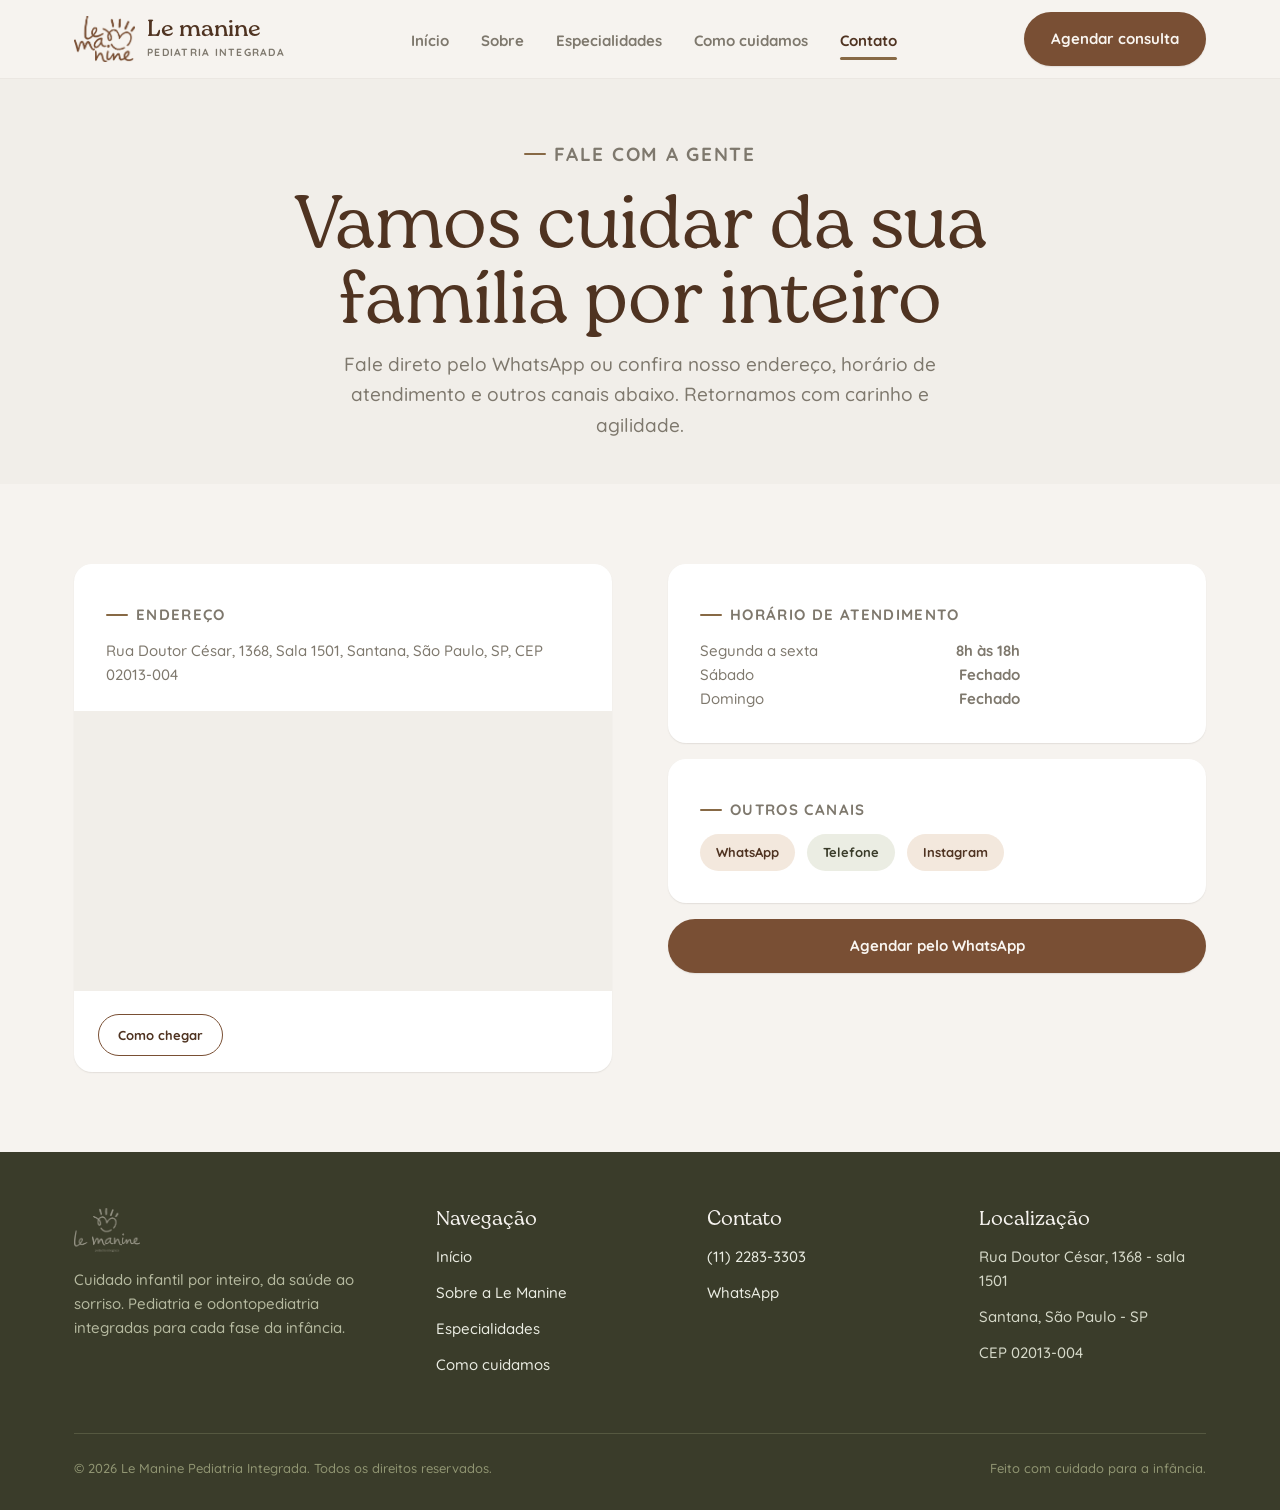
<file: contato.html>
<!DOCTYPE html>
<html lang="pt-BR">
<head>
<meta charset="UTF-8">
<meta name="viewport" content="width=device-width, initial-scale=1.0">
<title>Contato e Agendamento | Le Manine Pediatria Integrada</title>
<meta name="description" content="Agende uma consulta na Le Manine. Endereço em Santana, São Paulo, horários de atendimento e canais de contato.">
<link rel="icon" href="assets/img/logo-mark-green.png">
<link rel="preconnect" href="https://fonts.googleapis.com">
<link href="https://fonts.googleapis.com/css2?family=Quicksand:wght@500;600;700&display=swap" rel="stylesheet">
<link rel="stylesheet" href="assets/css/style.css">
</head>
<body>

<header class="site-header">
  <div class="container">
    <a href="index.html" class="brand">
      <img src="assets/img/logo-mark-brown.png" alt="Símbolo Le Manine">
      <span>
        <span class="brand-name">Le manine</span>
        <span class="brand-tag">Pediatria integrada</span>
      </span>
    </a>
    <nav class="main-nav">
      <ul>
        <li><a href="index.html">Início</a></li>
        <li><a href="sobre.html">Sobre</a></li>
        <li><a href="especialidades.html">Especialidades</a></li>
        <li><a href="jornada.html">Como cuidamos</a></li>
        <li><a href="contato.html" class="active">Contato</a></li>
      </ul>
    </nav>
    <div class="header-actions">
      <a href="https://wa.me/551122833303?text=Ol%C3%A1!%20Gostaria%20de%20agendar%20uma%20consulta%20na%20Le%20Manine." class="btn btn-primary" target="_blank" rel="noopener">Agendar consulta</a>
    </div>
    <button class="nav-toggle" aria-label="Abrir menu"><span></span><span></span><span></span></button>
  </div>
</header>

<main>

  <section class="page-hero">
    <div class="container">
      <p class="eyebrow">Fale com a gente</p>
      <h1>Vamos cuidar da sua família por inteiro</h1>
      <p>Fale direto pelo WhatsApp ou confira nosso endereço, horário de atendimento e outros canais abaixo. Retornamos com carinho e agilidade.</p>
    </div>
  </section>

  <section id="agendar">
    <div class="container split" style="align-items: start;">

      <div class="reveal flow">
        <div class="card" style="padding:0; overflow:hidden;">
          <div style="padding: var(--sp-6) var(--sp-6) var(--sp-5);">
            <p class="eyebrow">Endereço</p>
            <p class="lead" style="margin:0;">Rua Doutor César, 1368, Sala 1501, Santana, São Paulo, SP, CEP 02013-004</p>
          </div>
          <iframe title="Mapa com a localização exata da Le Manine, Rua Doutor César 1368, Santana, São Paulo" src="https://www.openstreetmap.org/export/embed.html?bbox=-46.6424259%2C-23.5043621%2C-46.6324259%2C-23.4973621&layer=mapnik&marker=-23.5008621%2C-46.6374259" style="width:100%; height:280px; border:0; background:var(--color-bg-alt);" loading="lazy"></iframe>
          <div style="padding: var(--sp-4) var(--sp-5);">
            <a href="https://www.google.com/maps/search/?api=1&query=Rua+Doutor+César+1368+Santana+São+Paulo" target="_blank" rel="noopener" class="btn btn-ghost btn-sm">Como chegar</a>
          </div>
        </div>
      </div>

      <div class="reveal flow">
        <div class="card">
          <p class="eyebrow">Horário de atendimento</p>
          <p style="display:flex; justify-content:space-between; max-width:320px;"><span>Segunda a sexta</span><strong>8h às 18h</strong></p>
          <p style="display:flex; justify-content:space-between; max-width:320px;"><span>Sábado</span><strong>Fechado</strong></p>
          <p style="display:flex; justify-content:space-between; max-width:320px;"><span>Domingo</span><strong>Fechado</strong></p>
        </div>

        <div class="card">
          <p class="eyebrow">Outros canais</p>
          <div class="tag-list">
            <a class="chip" href="https://wa.me/551122833303?text=Ol%C3%A1!%20Gostaria%20de%20agendar%20uma%20consulta%20na%20Le%20Manine." target="_blank" rel="noopener">WhatsApp</a>
            <a class="chip chip-soft" href="tel:+551122833303">Telefone</a>
            <a class="chip" href="https://www.instagram.com/lemaninepediatria/" target="_blank" rel="noopener">Instagram</a>
          </div>
        </div>

        <a href="https://wa.me/551122833303?text=Ol%C3%A1!%20Gostaria%20de%20agendar%20uma%20consulta%20na%20Le%20Manine." class="btn btn-primary btn-block" target="_blank" rel="noopener">Agendar pelo WhatsApp</a>
      </div>

    </div>
  </section>

</main>

<footer class="site-footer">
  <div class="container">
    <div class="footer-grid">
      <div class="footer-brand">
        <img src="assets/img/logo-full.png" alt="Le Manine — pediatria integrada">
        <p>Cuidado infantil por inteiro, da saúde ao sorriso. Pediatria e odontopediatria integradas para cada fase da infância.</p>
      </div>
      <div class="footer-col">
        <h4>Navegação</h4>
        <ul>
          <li><a href="index.html">Início</a></li>
          <li><a href="sobre.html">Sobre a Le Manine</a></li>
          <li><a href="especialidades.html">Especialidades</a></li>
          <li><a href="jornada.html">Como cuidamos</a></li>
        </ul>
      </div>
      <div class="footer-col">
        <h4>Contato</h4>
        <ul>
          <li><a href="tel:+551122833303">(11) 2283-3303</a></li>
          <li><a href="https://wa.me/551122833303?text=Ol%C3%A1!%20Gostaria%20de%20agendar%20uma%20consulta%20na%20Le%20Manine." target="_blank" rel="noopener">WhatsApp</a></li>
        </ul>
      </div>
      <div class="footer-col">
        <h4>Localização</h4>
        <ul>
          <li>Rua Doutor César, 1368 - sala 1501</li>
          <li>Santana, São Paulo - SP</li>
          <li>CEP 02013-004</li>
        </ul>
      </div>
    </div>
    <div class="footer-bottom">
      <span>&copy; <span data-year></span> Le Manine Pediatria Integrada. Todos os direitos reservados.</span>
      <span>Feito com cuidado para a infância.</span>
    </div>
  </div>
</footer>

<script src="assets/js/main.js"></script>
</body>
</html>
</file>
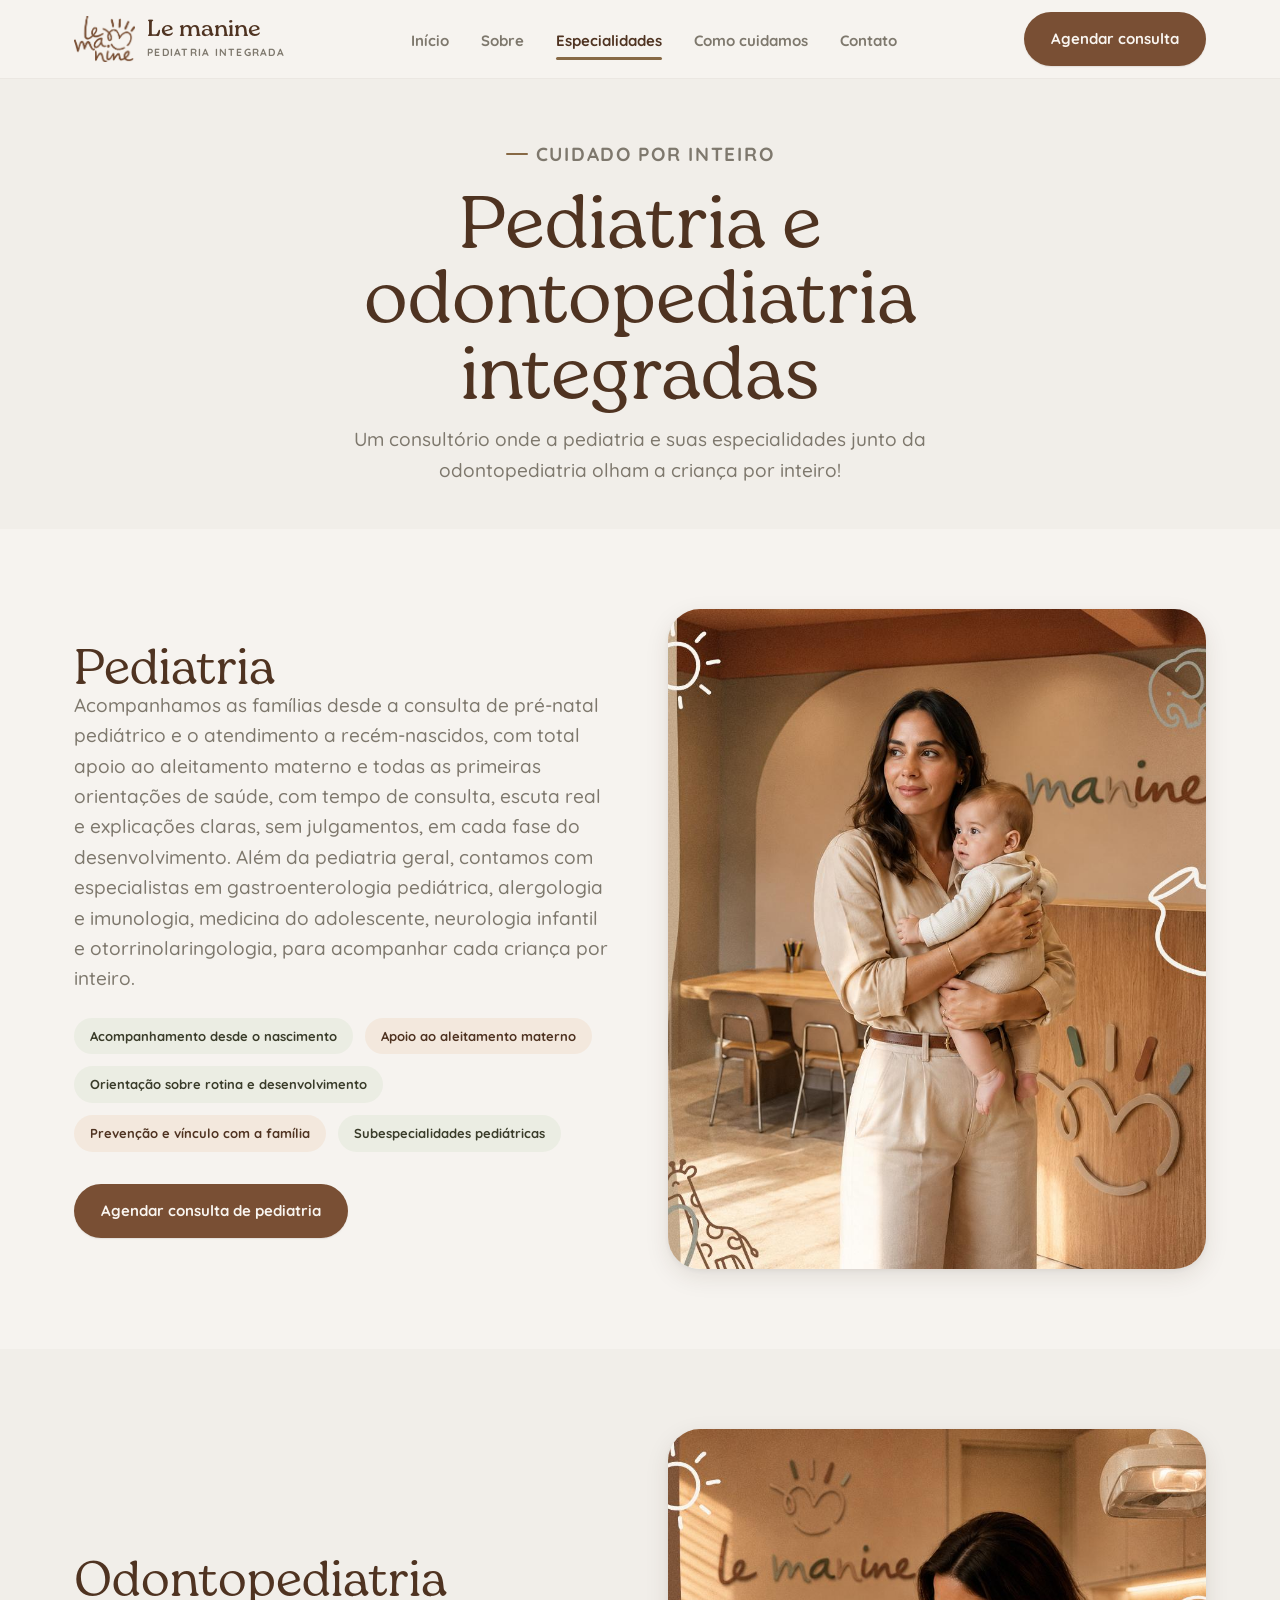
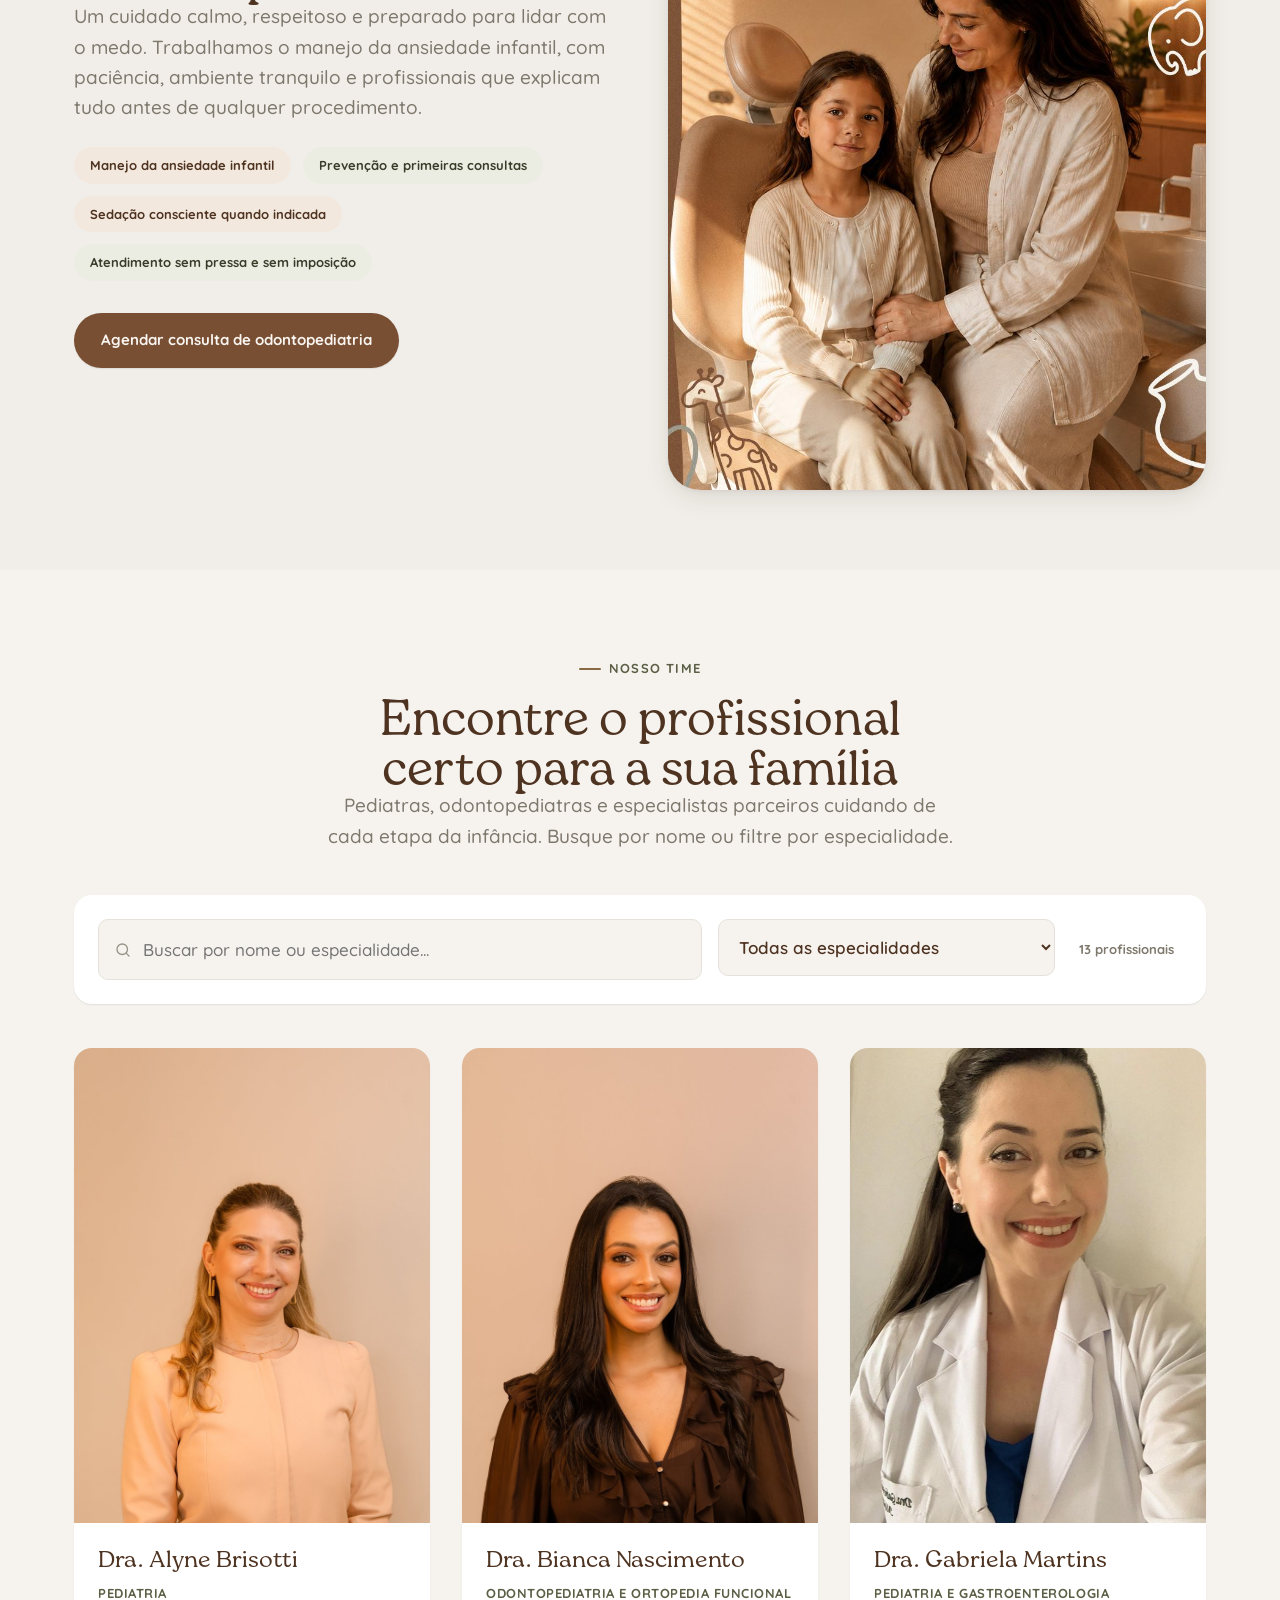
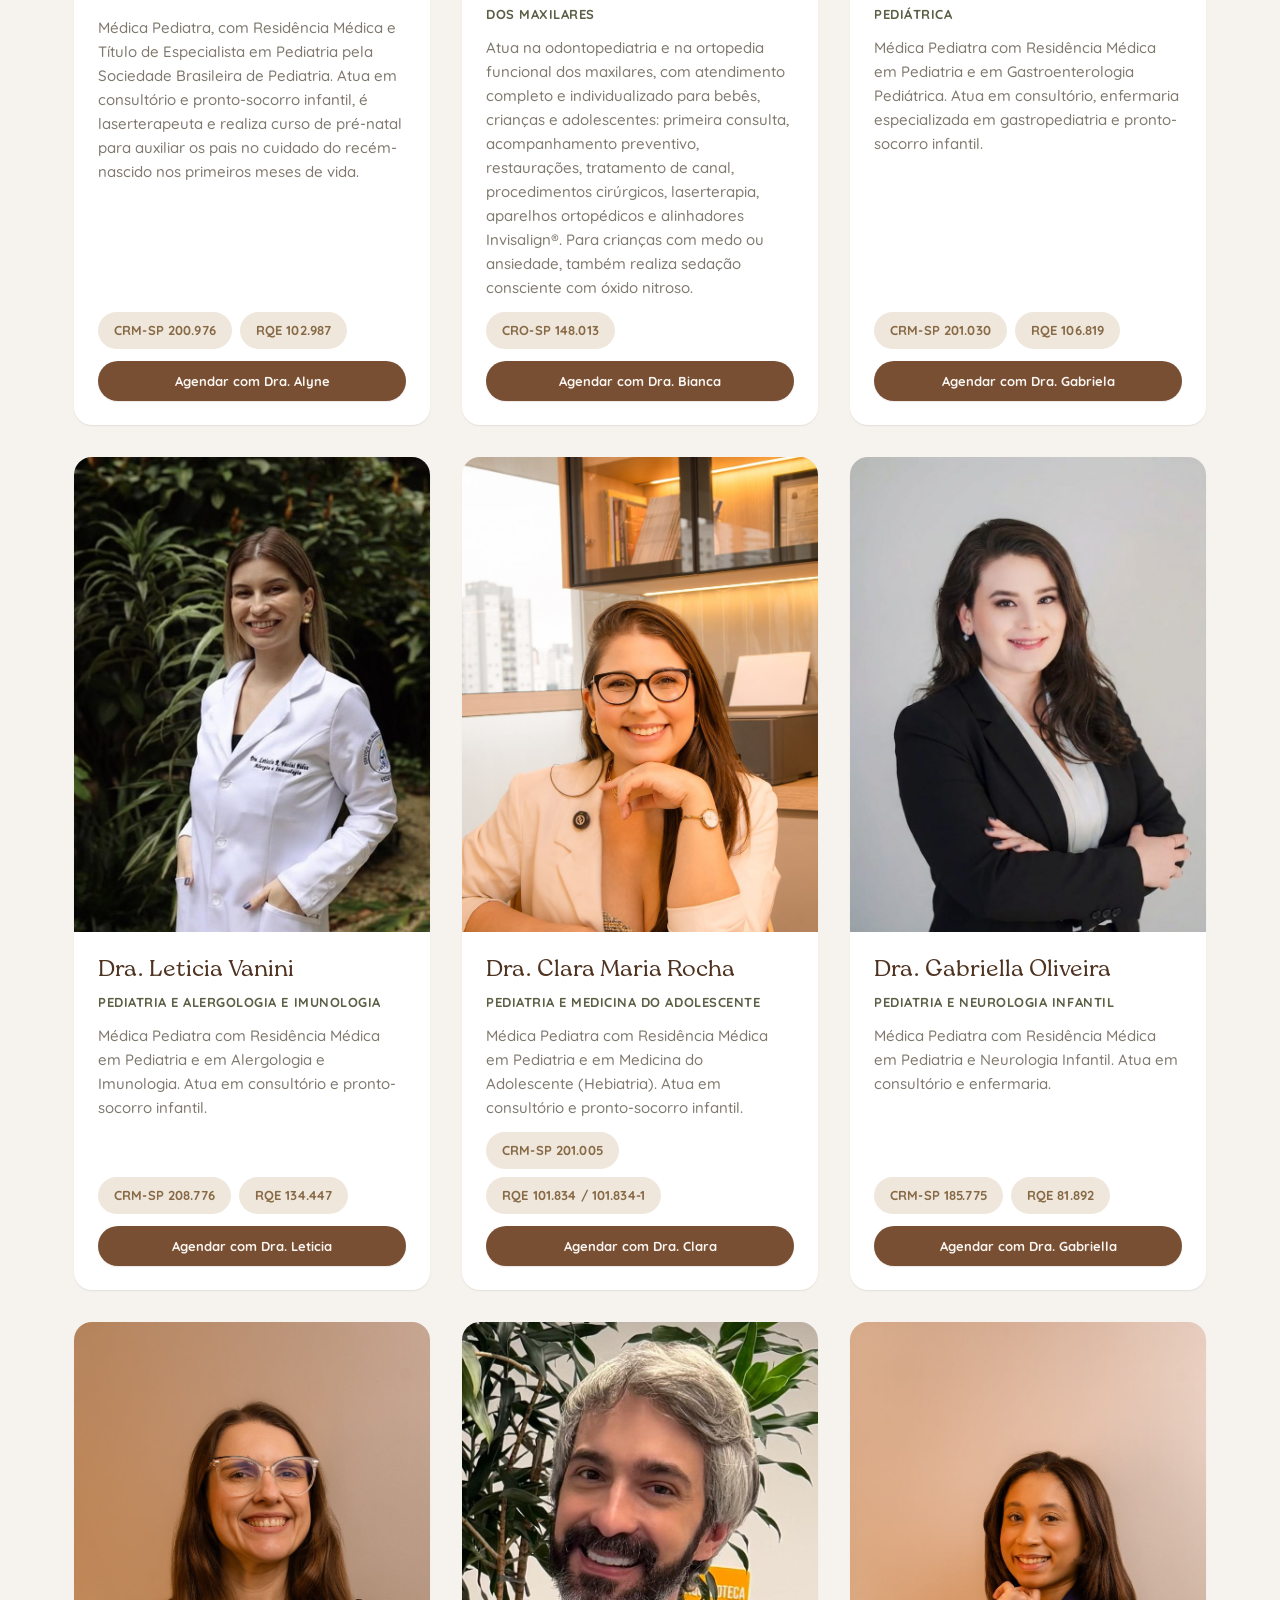
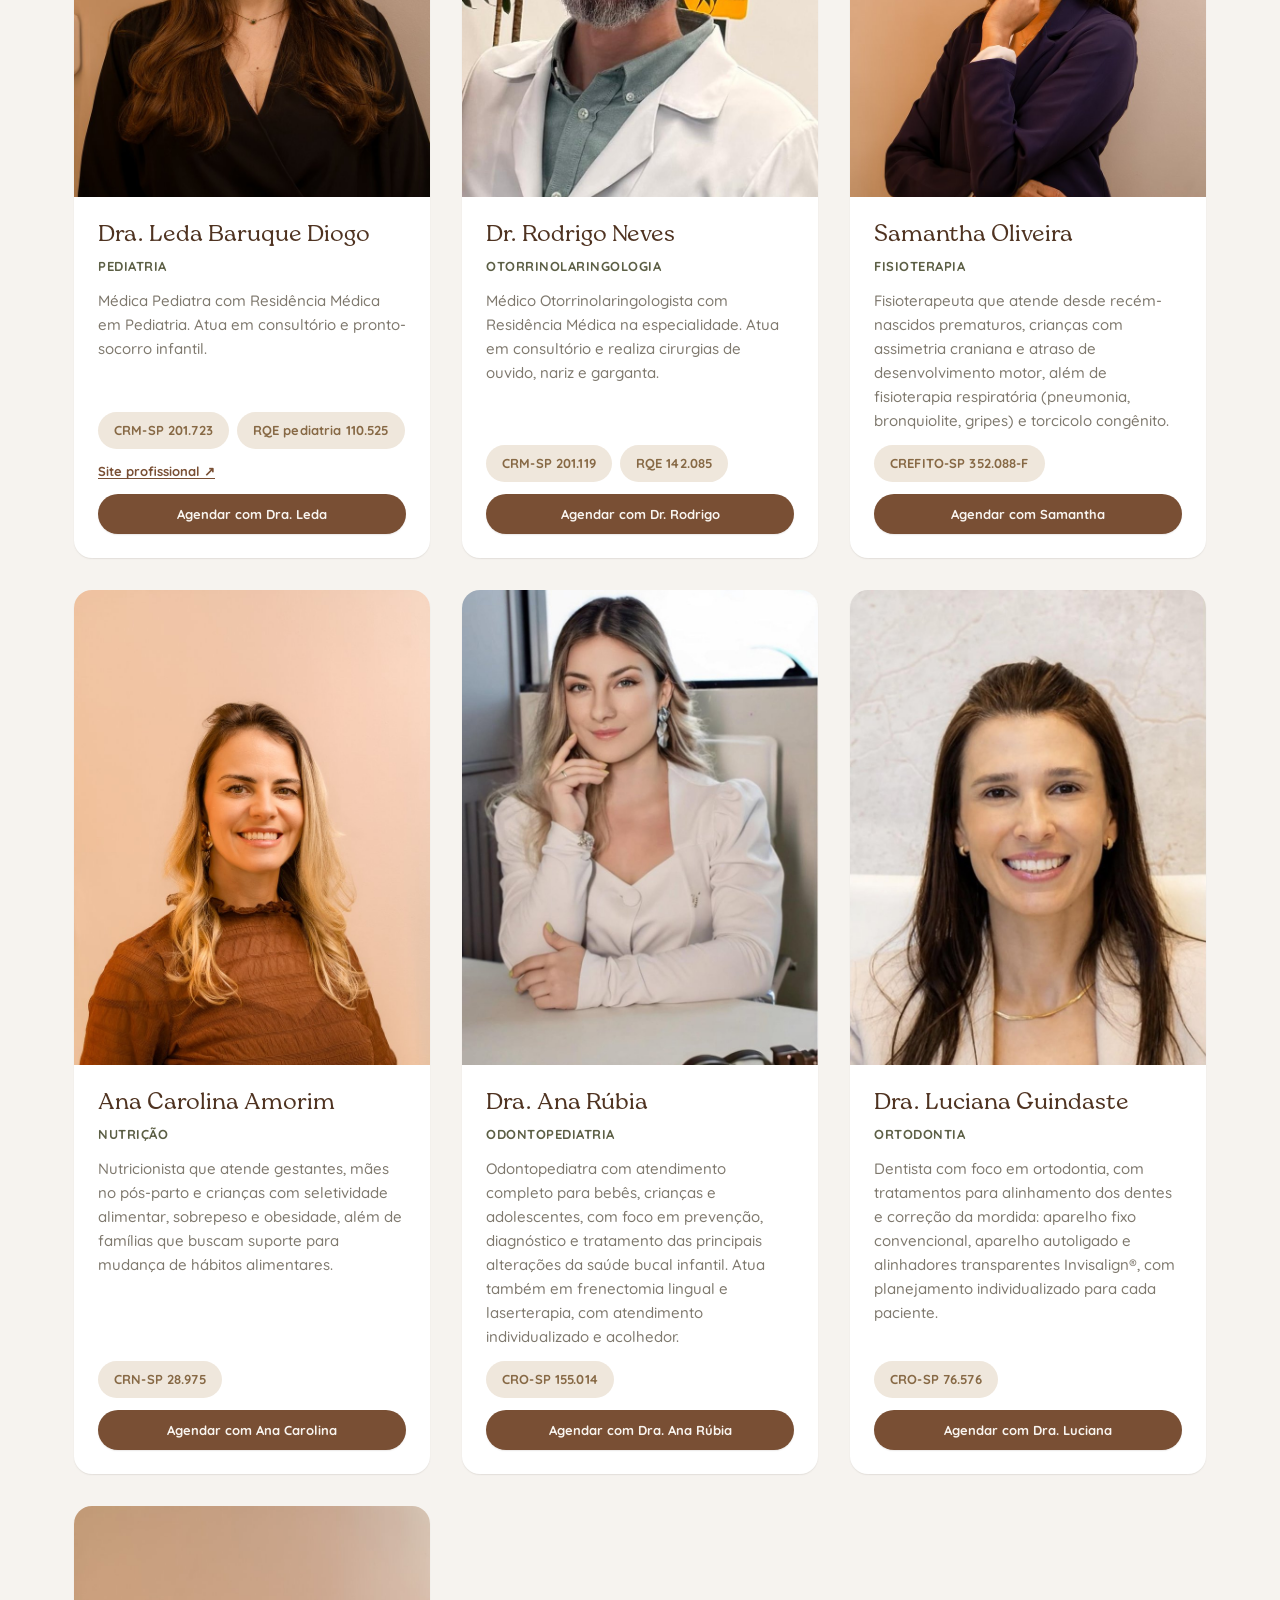
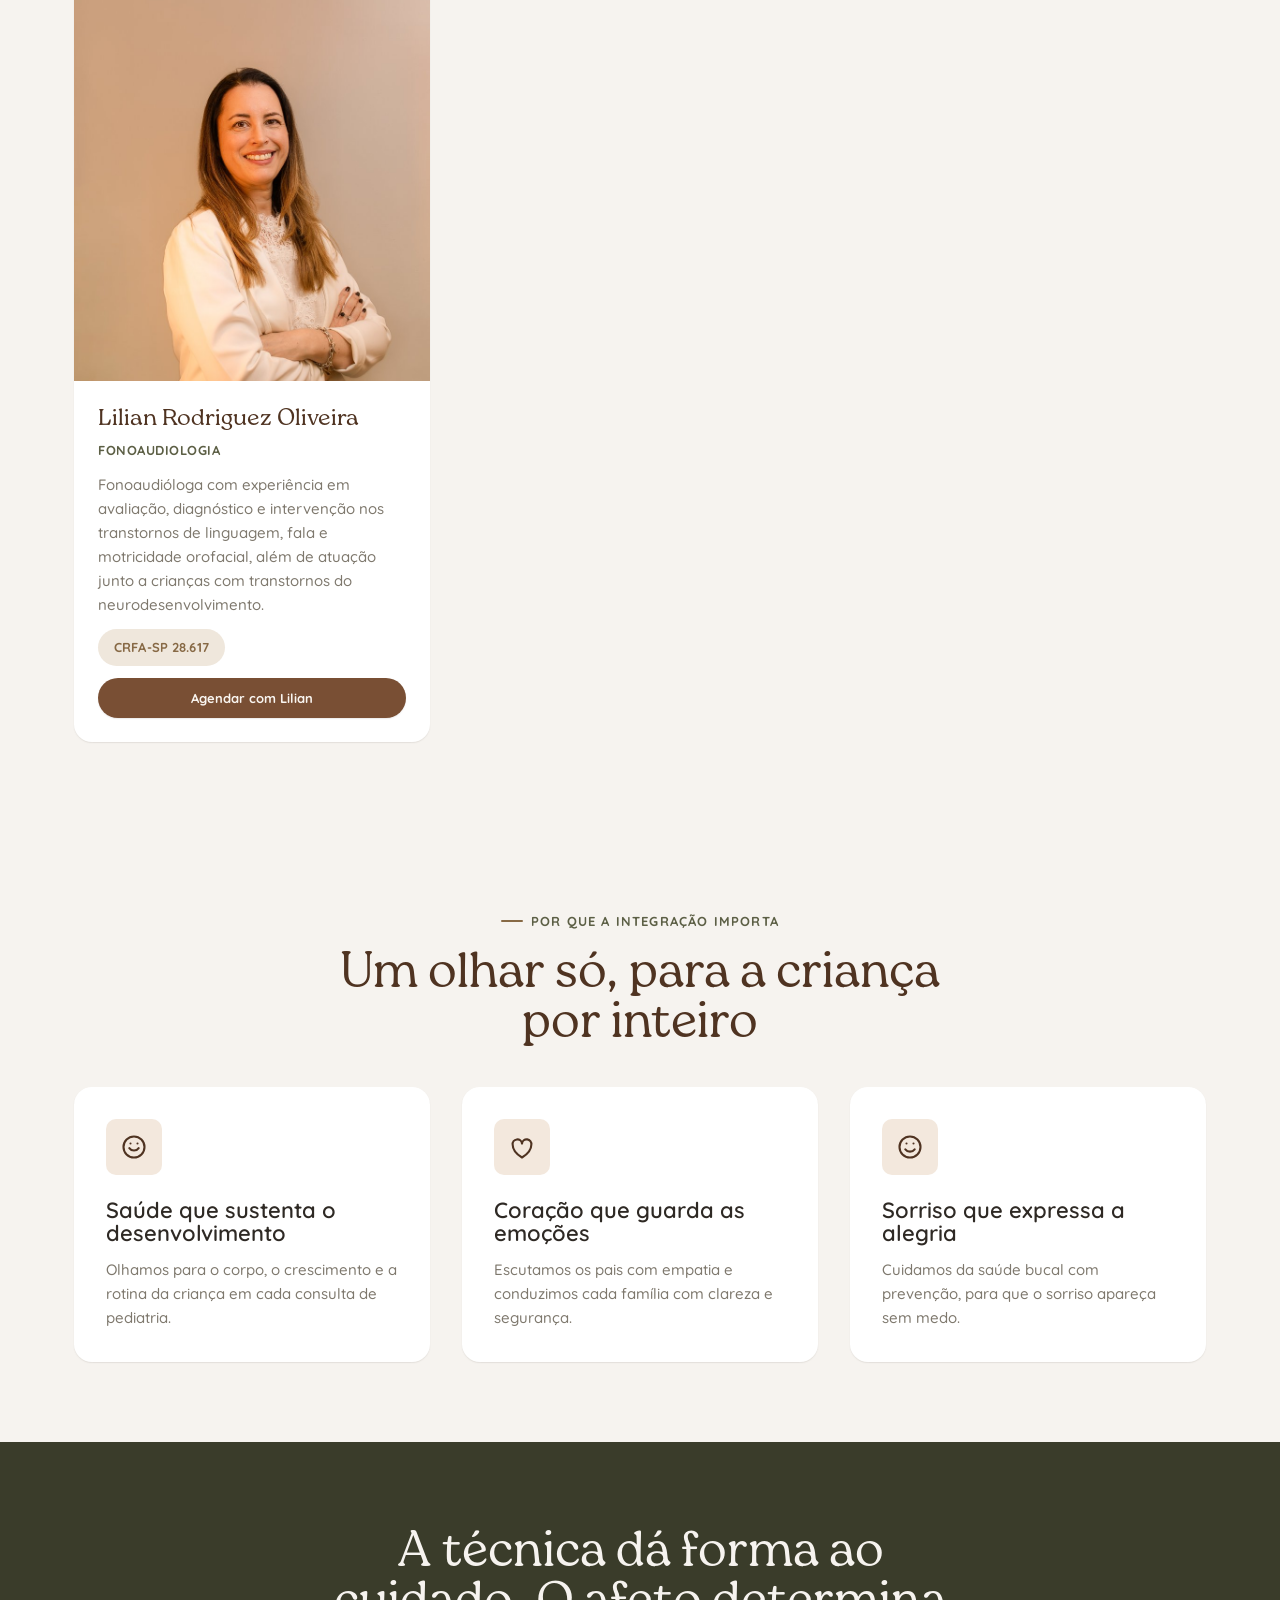
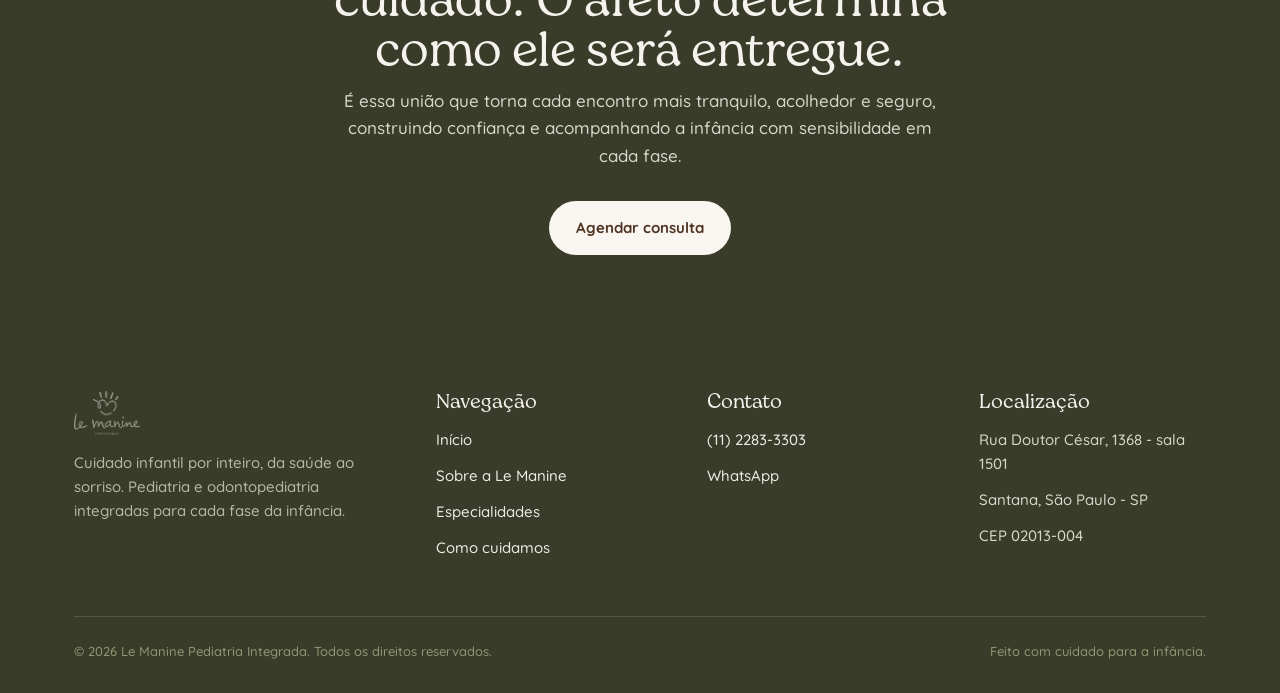
<file: especialidades.html>
<!DOCTYPE html>
<html lang="pt-BR">
<head>
<meta charset="UTF-8">
<meta name="viewport" content="width=device-width, initial-scale=1.0">
<title>Especialidades | Pediatria e Odontopediatria — Le Manine</title>
<meta name="description" content="Conheça a pediatria e a odontopediatria integradas da Le Manine, com manejo da ansiedade infantil, prevenção e acompanhamento por inteiro.">
<link rel="icon" href="assets/img/logo-mark-green.png">
<link rel="preconnect" href="https://fonts.googleapis.com">
<link href="https://fonts.googleapis.com/css2?family=Quicksand:wght@500;600;700&display=swap" rel="stylesheet">
<link rel="stylesheet" href="assets/css/style.css">
</head>
<body>

<header class="site-header">
  <div class="container">
    <a href="index.html" class="brand">
      <img src="assets/img/logo-mark-brown.png" alt="Símbolo Le Manine">
      <span>
        <span class="brand-name">Le manine</span>
        <span class="brand-tag">Pediatria integrada</span>
      </span>
    </a>
    <nav class="main-nav">
      <ul>
        <li><a href="index.html">Início</a></li>
        <li><a href="sobre.html">Sobre</a></li>
        <li><a href="especialidades.html" class="active">Especialidades</a></li>
        <li><a href="jornada.html">Como cuidamos</a></li>
        <li><a href="contato.html">Contato</a></li>
      </ul>
    </nav>
    <div class="header-actions">
      <a href="https://wa.me/551122833303?text=Ol%C3%A1!%20Gostaria%20de%20agendar%20uma%20consulta%20na%20Le%20Manine." class="btn btn-primary" target="_blank" rel="noopener">Agendar consulta</a>
    </div>
    <button class="nav-toggle" aria-label="Abrir menu"><span></span><span></span><span></span></button>
  </div>
</header>

<main>

  <section class="page-hero">
    <div class="container">
      <p class="eyebrow">Cuidado por inteiro</p>
      <h1>Pediatria e odontopediatria integradas</h1>
      <p>Um consultório onde a pediatria e suas especialidades junto da odontopediatria olham a criança por inteiro!</p>
    </div>
  </section>

  <section id="pediatria">
    <div class="container split">
      <div class="reveal">
        <h2>Pediatria</h2>
        <p class="lead">Acompanhamos as famílias desde a consulta de pré-natal pediátrico e o atendimento a recém-nascidos, com total apoio ao aleitamento materno e todas as primeiras orientações de saúde, com tempo de consulta, escuta real e explicações claras, sem julgamentos, em cada fase do desenvolvimento. Além da pediatria geral, contamos com especialistas em gastroenterologia pediátrica, alergologia e imunologia, medicina do adolescente, neurologia infantil e otorrinolaringologia, para acompanhar cada criança por inteiro.</p>
        <ul class="tag-list" style="margin-top: var(--sp-5);">
          <li class="chip chip-soft">Acompanhamento desde o nascimento</li>
          <li class="chip">Apoio ao aleitamento materno</li>
          <li class="chip chip-soft">Orientação sobre rotina e desenvolvimento</li>
          <li class="chip">Prevenção e vínculo com a família</li>
          <li class="chip chip-soft">Subespecialidades pediátricas</li>
        </ul>
        <a href="https://wa.me/551122833303?text=Ol%C3%A1!%20Gostaria%20de%20agendar%20uma%20consulta%20na%20Le%20Manine." class="btn btn-primary" style="margin-top: var(--sp-6);" target="_blank" rel="noopener">Agendar consulta de pediatria</a>
      </div>
      <div class="split-media reveal">
        <img src="assets/img/familia-bebe.jpg" alt="Mãe com bebê no colo na recepção da Le Manine">
      </div>
    </div>
  </section>

  <section class="bg-alt" id="odontopediatria">
    <div class="container split reverse">
      <div class="split-media reveal">
        <img src="assets/img/familia-crianca.jpg" alt="Mãe e filha no consultório de odontopediatria da Le Manine">
      </div>
      <div class="reveal">
        <h2>Odontopediatria</h2>
        <p class="lead">Um cuidado calmo, respeitoso e preparado para lidar com o medo. Trabalhamos o manejo da ansiedade infantil, com paciência, ambiente tranquilo e profissionais que explicam tudo antes de qualquer procedimento.</p>
        <ul class="tag-list" style="margin-top: var(--sp-5);">
          <li class="chip">Manejo da ansiedade infantil</li>
          <li class="chip chip-soft">Prevenção e primeiras consultas</li>
          <li class="chip">Sedação consciente quando indicada</li>
          <li class="chip chip-soft">Atendimento sem pressa e sem imposição</li>
        </ul>
        <a href="https://wa.me/551122833303?text=Ol%C3%A1!%20Gostaria%20de%20agendar%20uma%20consulta%20na%20Le%20Manine." class="btn btn-primary" style="margin-top: var(--sp-6);" target="_blank" rel="noopener">Agendar consulta de odontopediatria</a>
      </div>
    </div>
  </section>

  <section id="especialistas">
    <div class="container">
      <div class="section-head center">
        <p class="eyebrow" style="justify-content:center;">Nosso time</p>
        <h2>Encontre o profissional certo para a sua família</h2>
        <p class="lead" style="margin-inline:auto;">Pediatras, odontopediatras e especialistas parceiros cuidando de cada etapa da infância. Busque por nome ou filtre por especialidade.</p>
      </div>

      <div class="pro-search-bar">
        <div class="pro-search-field">
          <svg viewBox="0 0 24 24" fill="none" stroke="currentColor" stroke-width="1.8" stroke-linecap="round" stroke-linejoin="round"><circle cx="11" cy="11" r="7"/><path d="m20 20-3.5-3.5"/></svg>
          <input type="search" id="pro-search" placeholder="Buscar por nome ou especialidade...">
        </div>
        <div class="pro-filter">
          <select id="pro-filter">
            <option value="todos">Todas as especialidades</option>
            <option value="pediatria">Pediatria</option>
            <option value="alergologia">Alergologia</option>
            <option value="imunologia">Imunologia</option>
            <option value="gastroenterologia">Gastroenterologia Pediátrica</option>
            <option value="hebiatria">Medicina do Adolescente</option>
            <option value="neurologia">Neurologia Infantil</option>
            <option value="odontopediatria">Odontopediatria</option>
            <option value="ortopedia-funcional">Ortopedia Funcional dos Maxilares</option>
            <option value="ortodontia">Ortodontia</option>
            <option value="otorrinolaringologia">Otorrinolaringologia</option>
            <option value="fisioterapia">Fisioterapia</option>
            <option value="nutricao">Nutrição</option>
            <option value="fonoaudiologia">Fonoaudiologia</option>
          </select>
        </div>
        <span class="pro-search-count" id="pro-count">13 profissionais</span>
      </div>

      <div class="pro-grid">
        <article class="pro-card reveal" data-area="pediatria" data-search="dra. alyne brisotti pediatria pediatra pediatria">
          <div class="pro-photo"><img src="assets/img/equipe/dra-alyne-brisotti.jpg" alt="Dra. Alyne Brisotti" loading="lazy"></div>
          <div class="pro-body">
            <h3 class="pro-name">Dra. Alyne Brisotti</h3>
            <p class="pro-specialty">Pediatria</p>
            <p class="pro-bio">Médica Pediatra, com Residência Médica e Título de Especialista em Pediatria pela Sociedade Brasileira de Pediatria. Atua em consultório e pronto-socorro infantil, é laserterapeuta e realiza curso de pré-natal para auxiliar os pais no cuidado do recém-nascido nos primeiros meses de vida.</p>
            <div class="pro-registro">
              <span class="chip chip-registro">CRM-SP 200.976</span>
              <span class="chip chip-registro">RQE 102.987</span>
            </div>
            <a href="https://wa.me/551122833303?text=Ol%C3%A1!%20Gostaria%20de%20agendar%20uma%20consulta%20com%20Dra.%20Alyne%20Brisotti%20na%20Le%20Manine." class="btn btn-primary btn-sm btn-block" target="_blank" rel="noopener">Agendar com Dra. Alyne</a>
          </div>
        </article>
        <article class="pro-card reveal" data-area="odontopediatria ortopedia-funcional" data-search="dra. bianca nascimento odontopediatria e ortopedia funcional dos maxilares odontopediatria dentista odontopediatra odontologista">
          <div class="pro-photo"><img src="assets/img/equipe/dra-bianca-nascimento.jpg" alt="Dra. Bianca Nascimento" loading="lazy"></div>
          <div class="pro-body">
            <h3 class="pro-name">Dra. Bianca Nascimento</h3>
            <p class="pro-specialty">Odontopediatria e Ortopedia Funcional dos Maxilares</p>
            <p class="pro-bio">Atua na odontopediatria e na ortopedia funcional dos maxilares, com atendimento completo e individualizado para bebês, crianças e adolescentes: primeira consulta, acompanhamento preventivo, restaurações, tratamento de canal, procedimentos cirúrgicos, laserterapia, aparelhos ortopédicos e alinhadores Invisalign®. Para crianças com medo ou ansiedade, também realiza sedação consciente com óxido nitroso.</p>
            <div class="pro-registro">
              <span class="chip chip-registro">CRO-SP 148.013</span>
            </div>
            <a href="https://wa.me/551122833303?text=Ol%C3%A1!%20Gostaria%20de%20agendar%20uma%20consulta%20com%20Dra.%20Bianca%20Nascimento%20na%20Le%20Manine." class="btn btn-primary btn-sm btn-block" target="_blank" rel="noopener">Agendar com Dra. Bianca</a>
          </div>
        </article>
        <article class="pro-card reveal" data-area="pediatria gastroenterologia" data-search="dra. gabriela martins pediatria e gastroenterologia pediatrica pediatria pediatra gastroenterologista">
          <div class="pro-photo"><img src="assets/img/equipe/dra-gabriela-martins.jpg" alt="Dra. Gabriela Martins" loading="lazy"></div>
          <div class="pro-body">
            <h3 class="pro-name">Dra. Gabriela Martins</h3>
            <p class="pro-specialty">Pediatria e Gastroenterologia Pediátrica</p>
            <p class="pro-bio">Médica Pediatra com Residência Médica em Pediatria e em Gastroenterologia Pediátrica. Atua em consultório, enfermaria especializada em gastropediatria e pronto-socorro infantil.</p>
            <div class="pro-registro">
              <span class="chip chip-registro">CRM-SP 201.030</span>
              <span class="chip chip-registro">RQE 106.819</span>
            </div>
            <a href="https://wa.me/551122833303?text=Ol%C3%A1!%20Gostaria%20de%20agendar%20uma%20consulta%20com%20Dra.%20Gabriela%20Martins%20na%20Le%20Manine." class="btn btn-primary btn-sm btn-block" target="_blank" rel="noopener">Agendar com Dra. Gabriela</a>
          </div>
        </article>
        <article class="pro-card reveal" data-area="pediatria alergologia imunologia" data-search="dra. leticia vanini pediatria e alergologia e imunologia pediatria pediatra alergologista imunologista">
          <div class="pro-photo"><img src="assets/img/equipe/dra-leticia-vanini.jpg" alt="Dra. Leticia Vanini" loading="lazy"></div>
          <div class="pro-body">
            <h3 class="pro-name">Dra. Leticia Vanini</h3>
            <p class="pro-specialty">Pediatria e Alergologia e Imunologia</p>
            <p class="pro-bio">Médica Pediatra com Residência Médica em Pediatria e em Alergologia e Imunologia. Atua em consultório e pronto-socorro infantil.</p>
            <div class="pro-registro">
              <span class="chip chip-registro">CRM-SP 208.776</span>
              <span class="chip chip-registro">RQE 134.447</span>
            </div>
            <a href="https://wa.me/551122833303?text=Ol%C3%A1!%20Gostaria%20de%20agendar%20uma%20consulta%20com%20Dra.%20Leticia%20Vanini%20na%20Le%20Manine." class="btn btn-primary btn-sm btn-block" target="_blank" rel="noopener">Agendar com Dra. Leticia</a>
          </div>
        </article>
        <article class="pro-card reveal" data-area="pediatria hebiatria" data-search="dra. clara maria rocha pediatria e medicina do adolescente pediatria pediatra hebiatra">
          <div class="pro-photo"><img src="assets/img/equipe/dra-clara-maria-rocha.jpg" alt="Dra. Clara Maria Rocha" loading="lazy"></div>
          <div class="pro-body">
            <h3 class="pro-name">Dra. Clara Maria Rocha</h3>
            <p class="pro-specialty">Pediatria e Medicina do Adolescente</p>
            <p class="pro-bio">Médica Pediatra com Residência Médica em Pediatria e em Medicina do Adolescente (Hebiatria). Atua em consultório e pronto-socorro infantil.</p>
            <div class="pro-registro">
              <span class="chip chip-registro">CRM-SP 201.005</span>
              <span class="chip chip-registro">RQE 101.834 / 101.834-1</span>
            </div>
            <a href="https://wa.me/551122833303?text=Ol%C3%A1!%20Gostaria%20de%20agendar%20uma%20consulta%20com%20Dra.%20Clara%20Maria%20Rocha%20na%20Le%20Manine." class="btn btn-primary btn-sm btn-block" target="_blank" rel="noopener">Agendar com Dra. Clara</a>
          </div>
        </article>
        <article class="pro-card reveal" data-area="pediatria neurologia" data-search="dra. gabriella oliveira pediatria e neurologia infantil pediatria pediatra neurologista">
          <div class="pro-photo"><img src="assets/img/equipe/dra-gabriella-oliveira.jpg" alt="Dra. Gabriella Oliveira" loading="lazy"></div>
          <div class="pro-body">
            <h3 class="pro-name">Dra. Gabriella Oliveira</h3>
            <p class="pro-specialty">Pediatria e Neurologia Infantil</p>
            <p class="pro-bio">Médica Pediatra com Residência Médica em Pediatria e Neurologia Infantil. Atua em consultório e enfermaria.</p>
            <div class="pro-registro">
              <span class="chip chip-registro">CRM-SP 185.775</span>
              <span class="chip chip-registro">RQE 81.892</span>
            </div>
            <a href="https://wa.me/551122833303?text=Ol%C3%A1!%20Gostaria%20de%20agendar%20uma%20consulta%20com%20Dra.%20Gabriella%20Oliveira%20na%20Le%20Manine." class="btn btn-primary btn-sm btn-block" target="_blank" rel="noopener">Agendar com Dra. Gabriella</a>
          </div>
        </article>
        <article class="pro-card reveal" data-area="pediatria" data-search="dra. leda baruque diogo pediatria pediatra pediatria">
          <div class="pro-photo"><img src="assets/img/equipe/dra-leda-baruque-diogo.jpg" alt="Dra. Leda Baruque Diogo" loading="lazy"></div>
          <div class="pro-body">
            <h3 class="pro-name">Dra. Leda Baruque Diogo</h3>
            <p class="pro-specialty">Pediatria</p>
            <p class="pro-bio">Médica Pediatra com Residência Médica em Pediatria. Atua em consultório e pronto-socorro infantil.</p>
            <div class="pro-registro">
              <span class="chip chip-registro">CRM-SP 201.723</span>
              <span class="chip chip-registro">RQE pediatria 110.525</span>
            </div>
            <a class="pro-site" href="https://www.draledapediatra.com.br" target="_blank" rel="noopener">Site profissional &#8599;</a>
            <a href="https://wa.me/551122833303?text=Ol%C3%A1!%20Gostaria%20de%20agendar%20uma%20consulta%20com%20Dra.%20Leda%20Baruque%20Diogo%20na%20Le%20Manine." class="btn btn-primary btn-sm btn-block" target="_blank" rel="noopener">Agendar com Dra. Leda</a>
          </div>
        </article>
        <article class="pro-card reveal" data-area="otorrinolaringologia" data-search="dr. rodrigo neves otorrinolaringologia otorrinolaringologia otorrino otorrinolaringologista">
          <div class="pro-photo"><img src="assets/img/equipe/dr-rodrigo-neves.jpg" alt="Dr. Rodrigo Neves" loading="lazy"></div>
          <div class="pro-body">
            <h3 class="pro-name">Dr. Rodrigo Neves</h3>
            <p class="pro-specialty">Otorrinolaringologia</p>
            <p class="pro-bio">Médico Otorrinolaringologista com Residência Médica na especialidade. Atua em consultório e realiza cirurgias de ouvido, nariz e garganta.</p>
            <div class="pro-registro">
              <span class="chip chip-registro">CRM-SP 201.119</span>
              <span class="chip chip-registro">RQE 142.085</span>
            </div>
            <a href="https://wa.me/551122833303?text=Ol%C3%A1!%20Gostaria%20de%20agendar%20uma%20consulta%20com%20Dr.%20Rodrigo%20Neves%20na%20Le%20Manine." class="btn btn-primary btn-sm btn-block" target="_blank" rel="noopener">Agendar com Dr. Rodrigo</a>
          </div>
        </article>
        <article class="pro-card reveal" data-area="fisioterapia" data-search="samantha oliveira fisioterapia fisioterapia fisioterapeuta fisio">
          <div class="pro-photo"><img src="assets/img/equipe/samantha-oliveira.jpg" alt="Samantha Oliveira" loading="lazy"></div>
          <div class="pro-body">
            <h3 class="pro-name">Samantha Oliveira</h3>
            <p class="pro-specialty">Fisioterapia</p>
            <p class="pro-bio">Fisioterapeuta que atende desde recém-nascidos prematuros, crianças com assimetria craniana e atraso de desenvolvimento motor, além de fisioterapia respiratória (pneumonia, bronquiolite, gripes) e torcicolo congênito.</p>
            <div class="pro-registro">
              <span class="chip chip-registro">CREFITO-SP 352.088-F</span>
            </div>
            <a href="https://wa.me/551122833303?text=Ol%C3%A1!%20Gostaria%20de%20agendar%20uma%20consulta%20com%20Samantha%20Oliveira%20na%20Le%20Manine." class="btn btn-primary btn-sm btn-block" target="_blank" rel="noopener">Agendar com Samantha</a>
          </div>
        </article>
        <article class="pro-card reveal" data-area="nutricao" data-search="ana carolina amorim nutricao nutricao nutricionista">
          <div class="pro-photo"><img src="assets/img/equipe/ana-carolina-amorim.jpg" alt="Ana Carolina Amorim" loading="lazy"></div>
          <div class="pro-body">
            <h3 class="pro-name">Ana Carolina Amorim</h3>
            <p class="pro-specialty">Nutrição</p>
            <p class="pro-bio">Nutricionista que atende gestantes, mães no pós-parto e crianças com seletividade alimentar, sobrepeso e obesidade, além de famílias que buscam suporte para mudança de hábitos alimentares.</p>
            <div class="pro-registro">
              <span class="chip chip-registro">CRN-SP 28.975</span>
            </div>
            <a href="https://wa.me/551122833303?text=Ol%C3%A1!%20Gostaria%20de%20agendar%20uma%20consulta%20com%20Ana%20Carolina%20Amorim%20na%20Le%20Manine." class="btn btn-primary btn-sm btn-block" target="_blank" rel="noopener">Agendar com Ana Carolina</a>
          </div>
        </article>
        <article class="pro-card reveal" data-area="odontopediatria" data-search="dra. ana rubia odontopediatria odontopediatria dentista odontopediatra odontologista">
          <div class="pro-photo"><img src="assets/img/equipe/dra-ana-rubia.jpg" alt="Dra. Ana Rúbia" loading="lazy"></div>
          <div class="pro-body">
            <h3 class="pro-name">Dra. Ana Rúbia</h3>
            <p class="pro-specialty">Odontopediatria</p>
            <p class="pro-bio">Odontopediatra com atendimento completo para bebês, crianças e adolescentes, com foco em prevenção, diagnóstico e tratamento das principais alterações da saúde bucal infantil. Atua também em frenectomia lingual e laserterapia, com atendimento individualizado e acolhedor.</p>
            <div class="pro-registro">
              <span class="chip chip-registro">CRO-SP 155.014</span>
            </div>
            <a href="https://wa.me/551122833303?text=Ol%C3%A1!%20Gostaria%20de%20agendar%20uma%20consulta%20com%20Dra.%20Ana%20R%C3%BAbia%20na%20Le%20Manine." class="btn btn-primary btn-sm btn-block" target="_blank" rel="noopener">Agendar com Dra. Ana Rúbia</a>
          </div>
        </article>
        <article class="pro-card reveal" data-area="ortodontia" data-search="dra. luciana guindaste ortodontia ortodontia dentista ortodontista">
          <div class="pro-photo"><img src="assets/img/equipe/dra-luciana-guindaste.jpg" alt="Dra. Luciana Guindaste" loading="lazy"></div>
          <div class="pro-body">
            <h3 class="pro-name">Dra. Luciana Guindaste</h3>
            <p class="pro-specialty">Ortodontia</p>
            <p class="pro-bio">Dentista com foco em ortodontia, com tratamentos para alinhamento dos dentes e correção da mordida: aparelho fixo convencional, aparelho autoligado e alinhadores transparentes Invisalign®, com planejamento individualizado para cada paciente.</p>
            <div class="pro-registro">
              <span class="chip chip-registro">CRO-SP 76.576</span>
            </div>
            <a href="https://wa.me/551122833303?text=Ol%C3%A1!%20Gostaria%20de%20agendar%20uma%20consulta%20com%20Dra.%20Luciana%20Guindaste%20na%20Le%20Manine." class="btn btn-primary btn-sm btn-block" target="_blank" rel="noopener">Agendar com Dra. Luciana</a>
          </div>
        </article>
        <article class="pro-card reveal" data-area="fonoaudiologia" data-search="lilian rodriguez oliveira fonoaudiologia fonoaudiologia fonoaudiologa fono">
          <div class="pro-photo"><img src="assets/img/equipe/lilian-rodriguez-oliveira.jpg" alt="Lilian Rodriguez Oliveira" loading="lazy"></div>
          <div class="pro-body">
            <h3 class="pro-name">Lilian Rodriguez Oliveira</h3>
            <p class="pro-specialty">Fonoaudiologia</p>
            <p class="pro-bio">Fonoaudióloga com experiência em avaliação, diagnóstico e intervenção nos transtornos de linguagem, fala e motricidade orofacial, além de atuação junto a crianças com transtornos do neurodesenvolvimento.</p>
            <div class="pro-registro">
              <span class="chip chip-registro">CRFA-SP 28.617</span>
            </div>
            <a href="https://wa.me/551122833303?text=Ol%C3%A1!%20Gostaria%20de%20agendar%20uma%20consulta%20com%20Lilian%20Rodriguez%20Oliveira%20na%20Le%20Manine." class="btn btn-primary btn-sm btn-block" target="_blank" rel="noopener">Agendar com Lilian</a>
          </div>
        </article>
      </div>
      <p class="pro-empty" id="pro-empty">Nenhum profissional encontrado com esses filtros. Tente outro termo ou especialidade.</p>
    </div>
  </section>

  <section>
    <div class="container">
      <div class="section-head center">
        <p class="eyebrow" style="justify-content:center;">Por que a integração importa</p>
        <h2>Um olhar só, para a criança por inteiro</h2>
      </div>
      <div class="grid grid-3">
        <div class="card reveal">
          <div class="icon-wrap"><svg viewBox="0 0 24 24" fill="none" stroke-width="1.8" stroke-linecap="round" stroke-linejoin="round"><circle cx="12" cy="12" r="9"/><path d="M8 13c1 1.5 2.5 2 4 2s3-.5 4-2"/><path d="M9 9h.01M15 9h.01"/></svg></div>
          <h4>Saúde que sustenta o desenvolvimento</h4>
          <p>Olhamos para o corpo, o crescimento e a rotina da criança em cada consulta de pediatria.</p>
        </div>
        <div class="card reveal">
          <div class="icon-wrap"><svg viewBox="0 0 24 24" fill="none" stroke-width="1.8" stroke-linecap="round" stroke-linejoin="round"><path d="M12 21c-4-2.5-8-6-8-11a4 4 0 0 1 8-1 4 4 0 0 1 8 1c0 5-4 8.5-8 11Z"/></svg></div>
          <h4>Coração que guarda as emoções</h4>
          <p>Escutamos os pais com empatia e conduzimos cada família com clareza e segurança.</p>
        </div>
        <div class="card reveal">
          <div class="icon-wrap"><svg viewBox="0 0 24 24" fill="none" stroke-width="1.8" stroke-linecap="round" stroke-linejoin="round"><path d="M8 14s1.5 2 4 2 4-2 4-2M9 9h.01M15 9h.01"/><circle cx="12" cy="12" r="9"/></svg></div>
          <h4>Sorriso que expressa a alegria</h4>
          <p>Cuidamos da saúde bucal com prevenção, para que o sorriso apareça sem medo.</p>
        </div>
      </div>
    </div>
  </section>

  <section class="bg-secondary">
    <div class="container text-center" style="max-width: 720px; margin-inline:auto;">
      <h2>A técnica dá forma ao cuidado. O afeto determina como ele será entregue.</h2>
      <p style="margin-inline:auto; margin-top: var(--sp-4);">É essa união que torna cada encontro mais tranquilo, acolhedor e seguro, construindo confiança e acompanhando a infância com sensibilidade em cada fase.</p>
      <a href="https://wa.me/551122833303?text=Ol%C3%A1!%20Gostaria%20de%20agendar%20uma%20consulta%20na%20Le%20Manine." class="btn btn-on-dark" style="margin-top: var(--sp-6);" target="_blank" rel="noopener">Agendar consulta</a>
    </div>
  </section>

</main>

<footer class="site-footer">
  <div class="container">
    <div class="footer-grid">
      <div class="footer-brand">
        <img src="assets/img/logo-full.png" alt="Le Manine — pediatria integrada">
        <p>Cuidado infantil por inteiro, da saúde ao sorriso. Pediatria e odontopediatria integradas para cada fase da infância.</p>
      </div>
      <div class="footer-col">
        <h4>Navegação</h4>
        <ul>
          <li><a href="index.html">Início</a></li>
          <li><a href="sobre.html">Sobre a Le Manine</a></li>
          <li><a href="especialidades.html">Especialidades</a></li>
          <li><a href="jornada.html">Como cuidamos</a></li>
        </ul>
      </div>
      <div class="footer-col">
        <h4>Contato</h4>
        <ul>
          <li><a href="tel:+551122833303">(11) 2283-3303</a></li>
          <li><a href="https://wa.me/551122833303?text=Ol%C3%A1!%20Gostaria%20de%20agendar%20uma%20consulta%20na%20Le%20Manine." target="_blank" rel="noopener">WhatsApp</a></li>
        </ul>
      </div>
      <div class="footer-col">
        <h4>Localização</h4>
        <ul>
          <li>Rua Doutor César, 1368 - sala 1501</li>
          <li>Santana, São Paulo - SP</li>
          <li>CEP 02013-004</li>
        </ul>
      </div>
    </div>
    <div class="footer-bottom">
      <span>&copy; <span data-year></span> Le Manine Pediatria Integrada. Todos os direitos reservados.</span>
      <span>Feito com cuidado para a infância.</span>
    </div>
  </div>
</footer>

<script src="assets/js/main.js"></script>
</body>
</html>
</file>
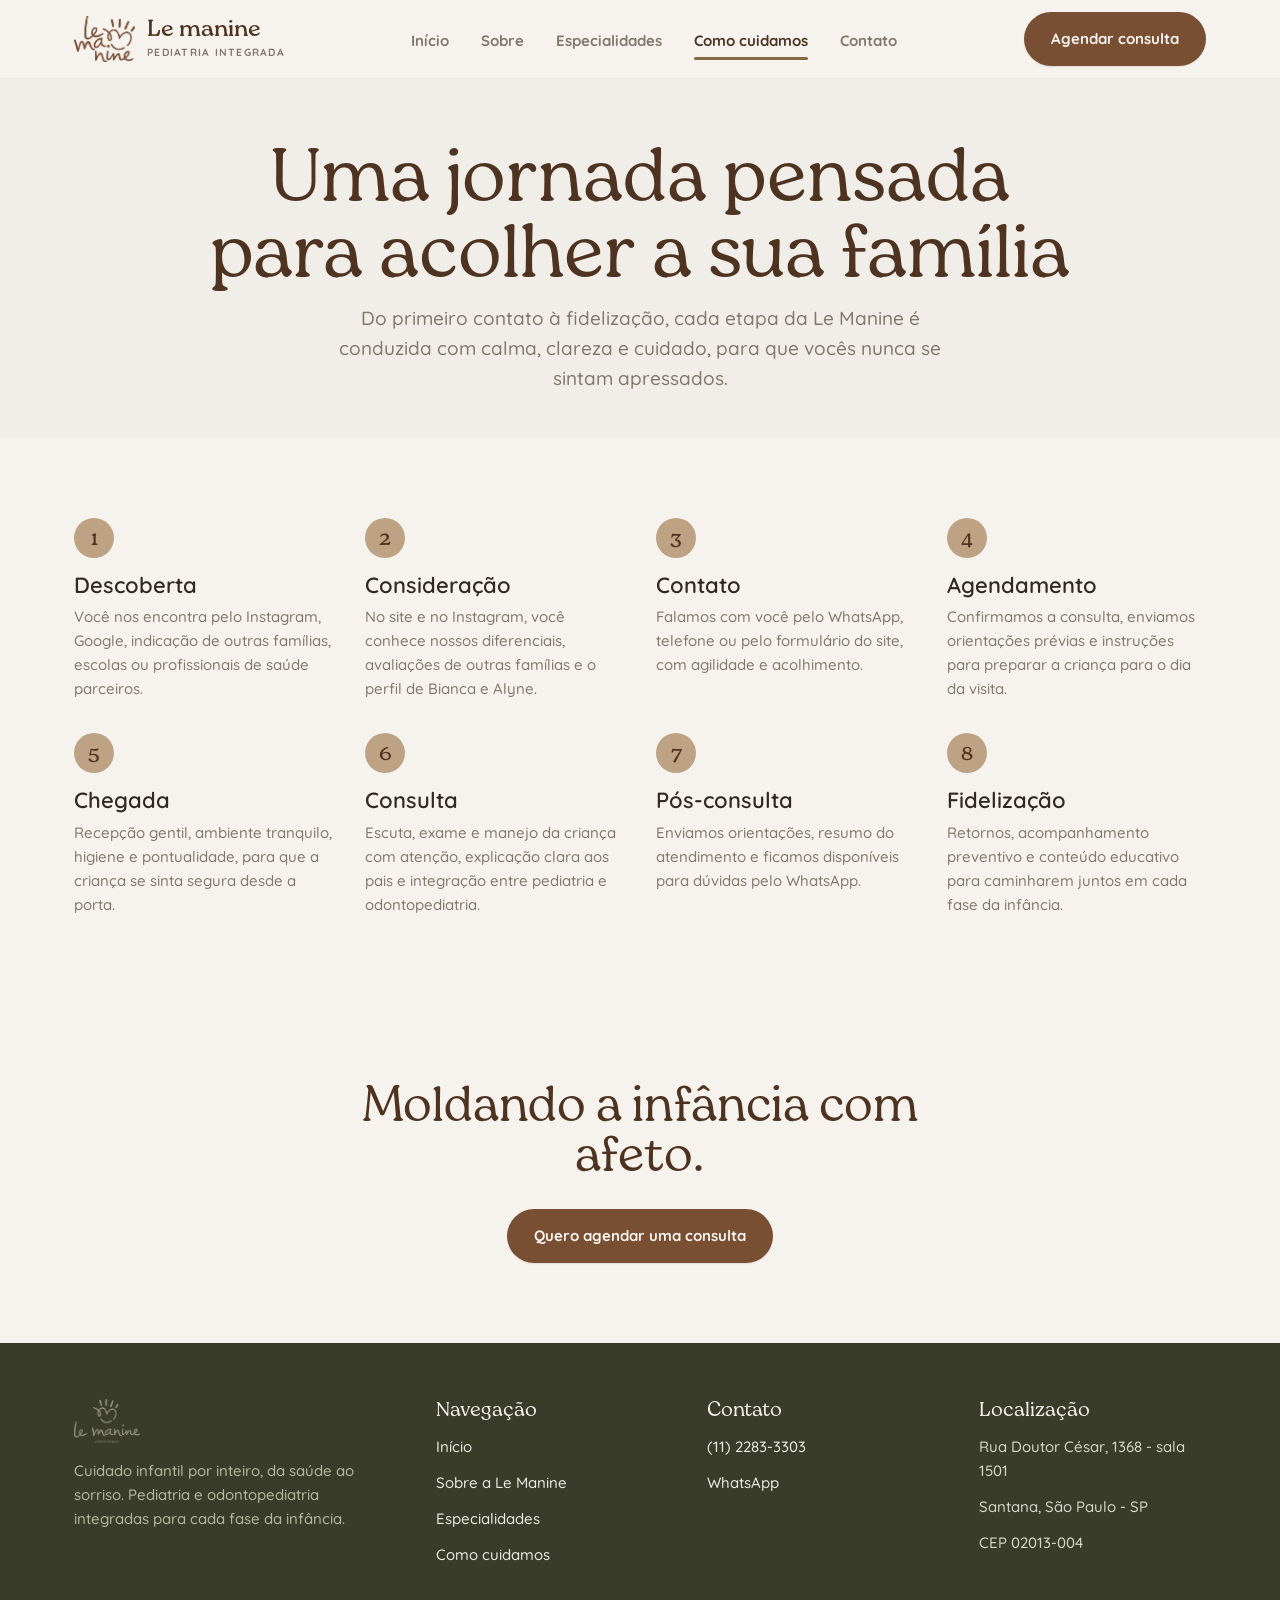
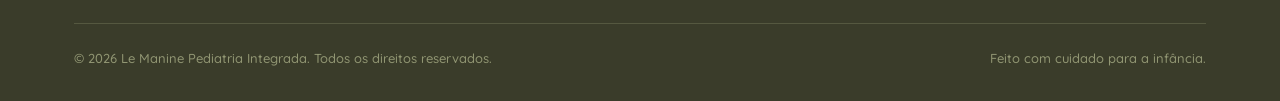
<file: jornada.html>
<!DOCTYPE html>
<html lang="pt-BR">
<head>
<meta charset="UTF-8">
<meta name="viewport" content="width=device-width, initial-scale=1.0">
<title>Como cuidamos | A jornada de cuidado da Le Manine</title>
<meta name="description" content="Conheça a jornada de atendimento da Le Manine, do primeiro contato à fidelização, e os diferenciais que tornam cada etapa acolhedora e segura.">
<link rel="icon" href="assets/img/logo-mark-green.png">
<link rel="preconnect" href="https://fonts.googleapis.com">
<link href="https://fonts.googleapis.com/css2?family=Quicksand:wght@500;600;700&display=swap" rel="stylesheet">
<link rel="stylesheet" href="assets/css/style.css">
</head>
<body>

<header class="site-header">
  <div class="container">
    <a href="index.html" class="brand">
      <img src="assets/img/logo-mark-brown.png" alt="Símbolo Le Manine">
      <span>
        <span class="brand-name">Le manine</span>
        <span class="brand-tag">Pediatria integrada</span>
      </span>
    </a>
    <nav class="main-nav">
      <ul>
        <li><a href="index.html">Início</a></li>
        <li><a href="sobre.html">Sobre</a></li>
        <li><a href="especialidades.html">Especialidades</a></li>
        <li><a href="jornada.html" class="active">Como cuidamos</a></li>
        <li><a href="contato.html">Contato</a></li>
      </ul>
    </nav>
    <div class="header-actions">
      <a href="https://wa.me/551122833303?text=Ol%C3%A1!%20Gostaria%20de%20agendar%20uma%20consulta%20na%20Le%20Manine." class="btn btn-primary" target="_blank" rel="noopener">Agendar consulta</a>
    </div>
    <button class="nav-toggle" aria-label="Abrir menu"><span></span><span></span><span></span></button>
  </div>
</header>

<main>

  <section class="page-hero">
    <div class="container">
      <h1>Uma jornada pensada para acolher a sua família</h1>
      <p>Do primeiro contato à fidelização, cada etapa da Le Manine é conduzida com calma, clareza e cuidado, para que vocês nunca se sintam apressados.</p>
    </div>
  </section>

  <section>
    <div class="container">
      <div class="timeline">
        <div class="timeline-item reveal">
          <span class="num">1</span>
          <h4>Descoberta</h4>
          <p>Você nos encontra pelo Instagram, Google, indicação de outras famílias, escolas ou profissionais de saúde parceiros.</p>
        </div>
        <div class="timeline-item reveal">
          <span class="num">2</span>
          <h4>Consideração</h4>
          <p>No site e no Instagram, você conhece nossos diferenciais, avaliações de outras famílias e o perfil de Bianca e Alyne.</p>
        </div>
        <div class="timeline-item reveal">
          <span class="num">3</span>
          <h4>Contato</h4>
          <p>Falamos com você pelo WhatsApp, telefone ou pelo formulário do site, com agilidade e acolhimento.</p>
        </div>
        <div class="timeline-item reveal">
          <span class="num">4</span>
          <h4>Agendamento</h4>
          <p>Confirmamos a consulta, enviamos orientações prévias e instruções para preparar a criança para o dia da visita.</p>
        </div>
        <div class="timeline-item reveal">
          <span class="num">5</span>
          <h4>Chegada</h4>
          <p>Recepção gentil, ambiente tranquilo, higiene e pontualidade, para que a criança se sinta segura desde a porta.</p>
        </div>
        <div class="timeline-item reveal">
          <span class="num">6</span>
          <h4>Consulta</h4>
          <p>Escuta, exame e manejo da criança com atenção, explicação clara aos pais e integração entre pediatria e odontopediatria.</p>
        </div>
        <div class="timeline-item reveal">
          <span class="num">7</span>
          <h4>Pós-consulta</h4>
          <p>Enviamos orientações, resumo do atendimento e ficamos disponíveis para dúvidas pelo WhatsApp.</p>
        </div>
        <div class="timeline-item reveal">
          <span class="num">8</span>
          <h4>Fidelização</h4>
          <p>Retornos, acompanhamento preventivo e conteúdo educativo para caminharem juntos em cada fase da infância.</p>
        </div>
      </div>
    </div>
  </section>

  <section>
    <div class="container text-center" style="max-width: 700px; margin-inline:auto;">
      <h2 class="reveal">Moldando a infância com afeto.</h2>
      <a href="https://wa.me/551122833303?text=Ol%C3%A1!%20Gostaria%20de%20agendar%20uma%20consulta%20na%20Le%20Manine." class="btn btn-primary" style="margin-top: var(--sp-6);" target="_blank" rel="noopener">Quero agendar uma consulta</a>
    </div>
  </section>

</main>

<footer class="site-footer">
  <div class="container">
    <div class="footer-grid">
      <div class="footer-brand">
        <img src="assets/img/logo-full.png" alt="Le Manine — pediatria integrada">
        <p>Cuidado infantil por inteiro, da saúde ao sorriso. Pediatria e odontopediatria integradas para cada fase da infância.</p>
      </div>
      <div class="footer-col">
        <h4>Navegação</h4>
        <ul>
          <li><a href="index.html">Início</a></li>
          <li><a href="sobre.html">Sobre a Le Manine</a></li>
          <li><a href="especialidades.html">Especialidades</a></li>
          <li><a href="jornada.html">Como cuidamos</a></li>
        </ul>
      </div>
      <div class="footer-col">
        <h4>Contato</h4>
        <ul>
          <li><a href="tel:+551122833303">(11) 2283-3303</a></li>
          <li><a href="https://wa.me/551122833303?text=Ol%C3%A1!%20Gostaria%20de%20agendar%20uma%20consulta%20na%20Le%20Manine." target="_blank" rel="noopener">WhatsApp</a></li>
        </ul>
      </div>
      <div class="footer-col">
        <h4>Localização</h4>
        <ul>
          <li>Rua Doutor César, 1368 - sala 1501</li>
          <li>Santana, São Paulo - SP</li>
          <li>CEP 02013-004</li>
        </ul>
      </div>
    </div>
    <div class="footer-bottom">
      <span>&copy; <span data-year></span> Le Manine Pediatria Integrada. Todos os direitos reservados.</span>
      <span>Feito com cuidado para a infância.</span>
    </div>
  </div>
</footer>

<script src="assets/js/main.js"></script>
</body>
</html>
</file>
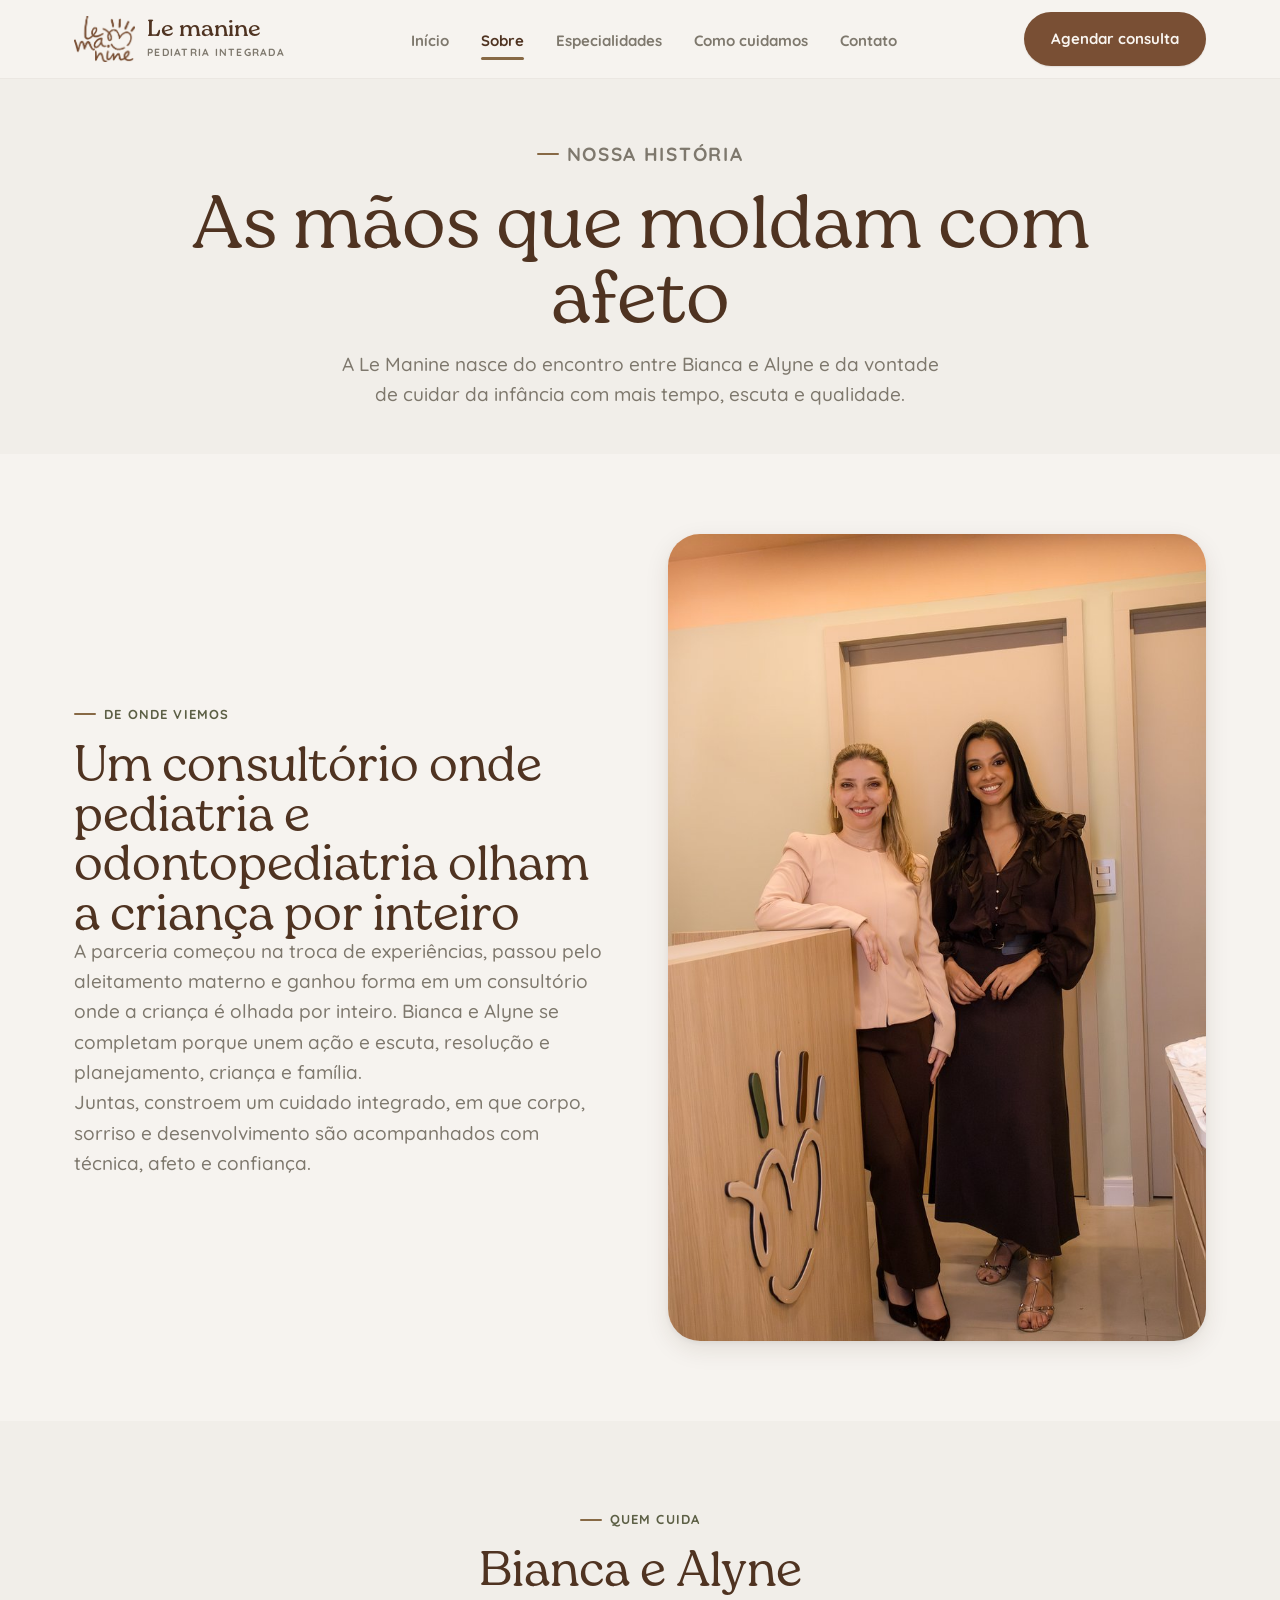
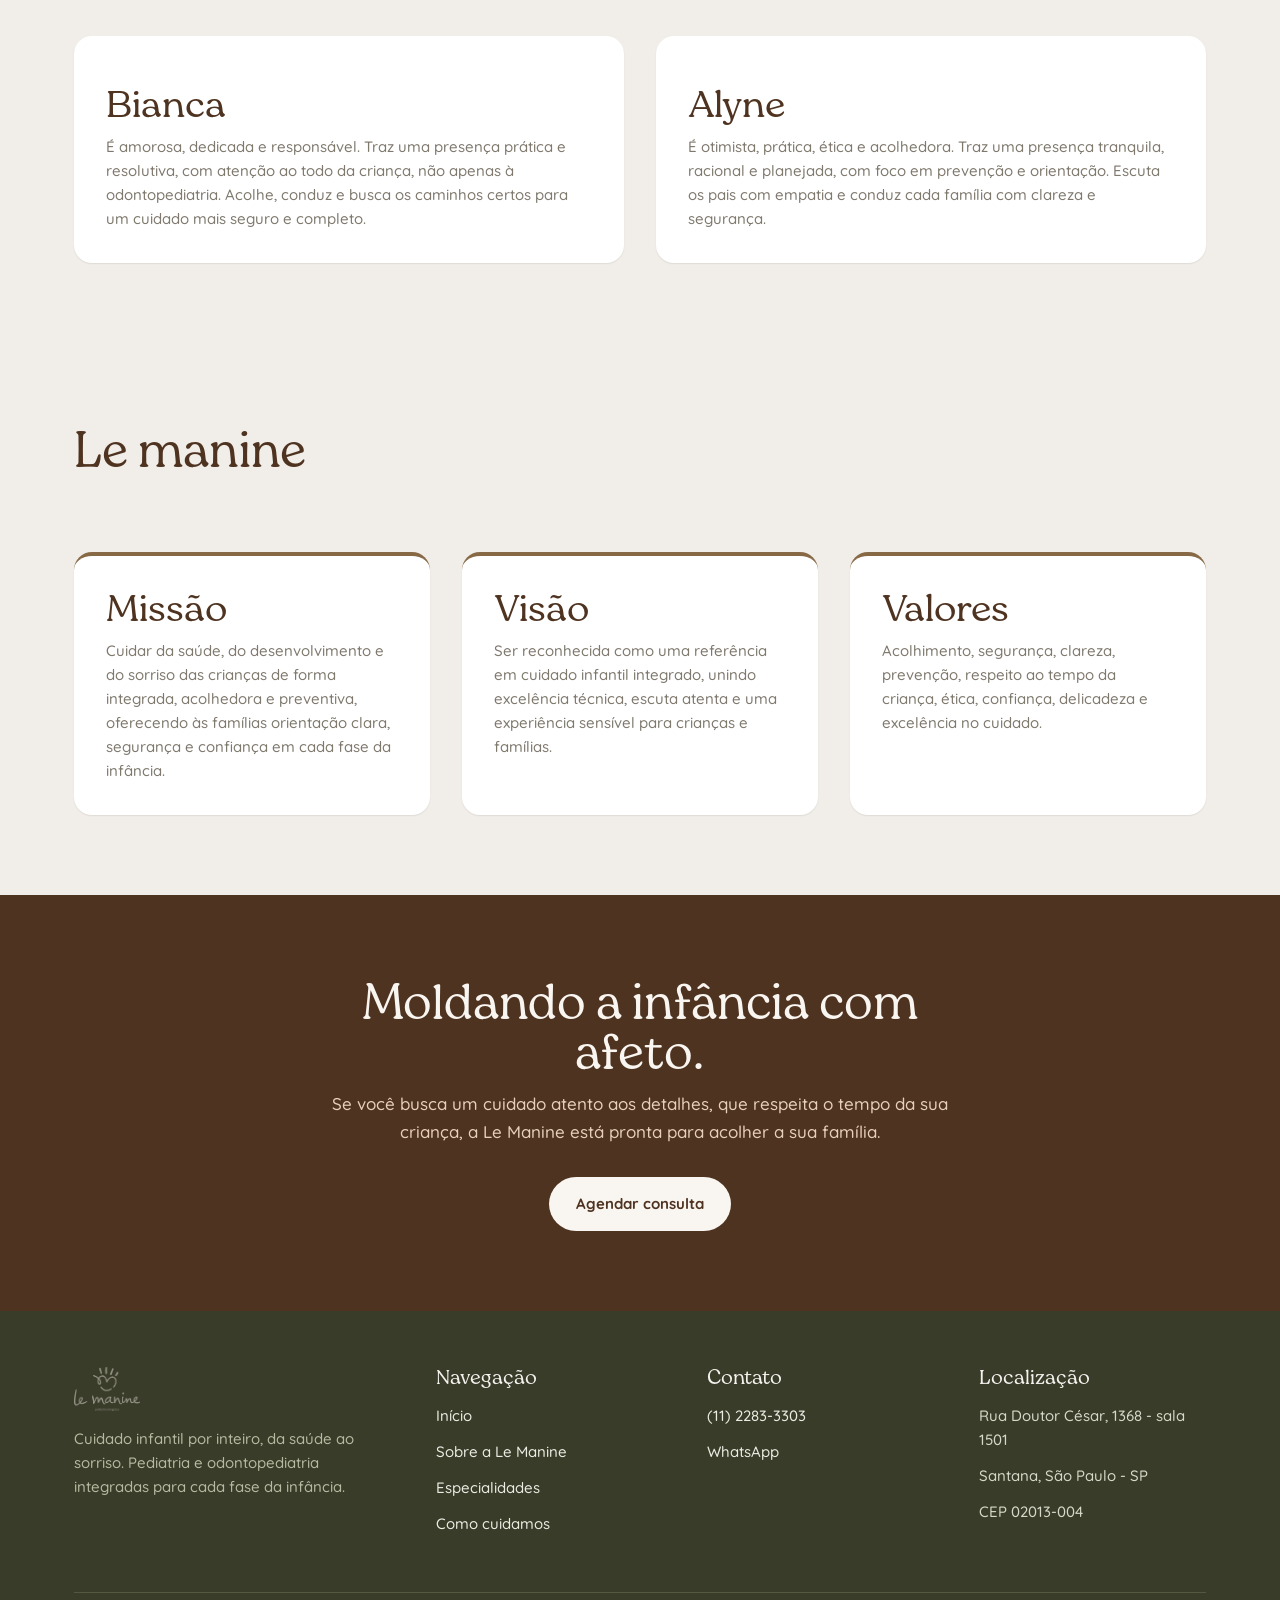
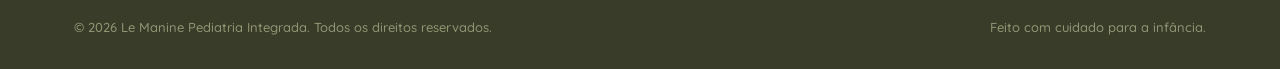
<file: sobre.html>
<!DOCTYPE html>
<html lang="pt-BR">
<head>
<meta charset="UTF-8">
<meta name="viewport" content="width=device-width, initial-scale=1.0">
<title>Sobre a Le Manine | Bianca, Alyne e a história da clínica</title>
<meta name="description" content="Conheça a história da Le Manine, a parceria entre Bianca e Alyne, o significado do nome e a missão, visão e valores da clínica.">
<link rel="icon" href="assets/img/logo-mark-green.png">
<link rel="preconnect" href="https://fonts.googleapis.com">
<link href="https://fonts.googleapis.com/css2?family=Quicksand:wght@500;600;700&display=swap" rel="stylesheet">
<link rel="stylesheet" href="assets/css/style.css">
</head>
<body>

<header class="site-header">
  <div class="container">
    <a href="index.html" class="brand">
      <img src="assets/img/logo-mark-brown.png" alt="Símbolo Le Manine">
      <span>
        <span class="brand-name">Le manine</span>
        <span class="brand-tag">Pediatria integrada</span>
      </span>
    </a>
    <nav class="main-nav">
      <ul>
        <li><a href="index.html">Início</a></li>
        <li><a href="sobre.html" class="active">Sobre</a></li>
        <li><a href="especialidades.html">Especialidades</a></li>
        <li><a href="jornada.html">Como cuidamos</a></li>
        <li><a href="contato.html">Contato</a></li>
      </ul>
    </nav>
    <div class="header-actions">
      <a href="https://wa.me/551122833303?text=Ol%C3%A1!%20Gostaria%20de%20agendar%20uma%20consulta%20na%20Le%20Manine." class="btn btn-primary" target="_blank" rel="noopener">Agendar consulta</a>
    </div>
    <button class="nav-toggle" aria-label="Abrir menu"><span></span><span></span><span></span></button>
  </div>
</header>

<main>

  <section class="page-hero">
    <div class="container">
      <p class="eyebrow">Nossa história</p>
      <h1>As mãos que moldam com afeto</h1>
      <p>A Le Manine nasce do encontro entre Bianca e Alyne e da vontade de cuidar da infância com mais tempo, escuta e qualidade.</p>
    </div>
  </section>

  <section>
    <div class="container split">
      <div class="reveal">
        <p class="eyebrow">De onde viemos</p>
        <h2>Um consultório onde pediatria e odontopediatria olham a criança por inteiro</h2>
        <p class="lead">A parceria começou na troca de experiências, passou pelo aleitamento materno e ganhou forma em um consultório onde a criança é olhada por inteiro. Bianca e Alyne se completam porque unem ação e escuta, resolução e planejamento, criança e família.</p>
        <p class="lead">Juntas, constroem um cuidado integrado, em que corpo, sorriso e desenvolvimento são acompanhados com técnica, afeto e confiança.</p>
      </div>
      <div class="split-media reveal">
        <img src="assets/img/team-bianca-alyne.jpg" alt="Bianca e Alyne na recepção da Le Manine">
      </div>
    </div>
  </section>

  <section class="bg-alt">
    <div class="container">
      <div class="section-head center">
        <p class="eyebrow" style="justify-content:center;">Quem cuida</p>
        <h2>Bianca e Alyne</h2>
      </div>
      <div class="grid grid-2">
        <div class="card reveal">
          <h3 style="margin-top: var(--sp-4);">Bianca</h3>
          <p>É amorosa, dedicada e responsável. Traz uma presença prática e resolutiva, com atenção ao todo da criança, não apenas à odontopediatria. Acolhe, conduz e busca os caminhos certos para um cuidado mais seguro e completo.</p>
        </div>
        <div class="card reveal">
          <h3 style="margin-top: var(--sp-4);">Alyne</h3>
          <p>É otimista, prática, ética e acolhedora. Traz uma presença tranquila, racional e planejada, com foco em prevenção e orientação. Escuta os pais com empatia e conduz cada família com clareza e segurança.</p>
        </div>
      </div>
    </div>
  </section>

  <section class="bg-alt">
    <div class="container">
      <h2 class="reveal" style="margin-inline:auto; margin-bottom: var(--sp-9);">Le manine</h2>
      <div class="grid grid-3">
        <div class="card card-accent reveal">
          <h3>Missão</h3>
          <p>Cuidar da saúde, do desenvolvimento e do sorriso das crianças de forma integrada, acolhedora e preventiva, oferecendo às famílias orientação clara, segurança e confiança em cada fase da infância.</p>
        </div>
        <div class="card card-accent reveal">
          <h3>Visão</h3>
          <p>Ser reconhecida como uma referência em cuidado infantil integrado, unindo excelência técnica, escuta atenta e uma experiência sensível para crianças e famílias.</p>
        </div>
        <div class="card card-accent reveal">
          <h3>Valores</h3>
          <p>Acolhimento, segurança, clareza, prevenção, respeito ao tempo da criança, ética, confiança, delicadeza e excelência no cuidado.</p>
        </div>
      </div>
    </div>
  </section>

  <section class="bg-primary">
    <div class="container text-center" style="max-width: 720px; margin-inline:auto;">
      <h2>Moldando a infância com afeto.</h2>
      <p style="margin-inline:auto; margin-top: var(--sp-4);">Se você busca um cuidado atento aos detalhes, que respeita o tempo da sua criança, a Le Manine está pronta para acolher a sua família.</p>
      <a href="https://wa.me/551122833303?text=Ol%C3%A1!%20Gostaria%20de%20agendar%20uma%20consulta%20na%20Le%20Manine." class="btn btn-on-dark" style="margin-top: var(--sp-6);" target="_blank" rel="noopener">Agendar consulta</a>
    </div>
  </section>

</main>

<footer class="site-footer">
  <div class="container">
    <div class="footer-grid">
      <div class="footer-brand">
        <img src="assets/img/logo-full.png" alt="Le Manine — pediatria integrada">
        <p>Cuidado infantil por inteiro, da saúde ao sorriso. Pediatria e odontopediatria integradas para cada fase da infância.</p>
      </div>
      <div class="footer-col">
        <h4>Navegação</h4>
        <ul>
          <li><a href="index.html">Início</a></li>
          <li><a href="sobre.html">Sobre a Le Manine</a></li>
          <li><a href="especialidades.html">Especialidades</a></li>
          <li><a href="jornada.html">Como cuidamos</a></li>
        </ul>
      </div>
      <div class="footer-col">
        <h4>Contato</h4>
        <ul>
          <li><a href="tel:+551122833303">(11) 2283-3303</a></li>
          <li><a href="https://wa.me/551122833303?text=Ol%C3%A1!%20Gostaria%20de%20agendar%20uma%20consulta%20na%20Le%20Manine." target="_blank" rel="noopener">WhatsApp</a></li>
        </ul>
      </div>
      <div class="footer-col">
        <h4>Localização</h4>
        <ul>
          <li>Rua Doutor César, 1368 - sala 1501</li>
          <li>Santana, São Paulo - SP</li>
          <li>CEP 02013-004</li>
        </ul>
      </div>
    </div>
    <div class="footer-bottom">
      <span>&copy; <span data-year></span> Le Manine Pediatria Integrada. Todos os direitos reservados.</span>
      <span>Feito com cuidado para a infância.</span>
    </div>
  </div>
</footer>

<script src="assets/js/main.js"></script>
</body>
</html>
</file>
<file: assets/css/style.css>
/* =========================================================
   LE MANINE — pediatria integrada
   Design system baseado no Brandbook Le Manine
   ========================================================= */

/* ---------- Fontes da marca (Kefir) ---------- */
@font-face {
  font-family: "Kefir";
  src: url("../fonts/Kefir-Light.otf") format("opentype");
  font-weight: 300;
  font-display: swap;
}
@font-face {
  font-family: "Kefir";
  src: url("../fonts/Kefir-Regular.otf") format("opentype");
  font-weight: 400;
  font-display: swap;
}
@font-face {
  font-family: "Kefir";
  src: url("../fonts/Kefir-Medium.otf") format("opentype");
  font-weight: 500;
  font-display: swap;
}
@font-face {
  font-family: "Kefir";
  src: url("../fonts/Kefir-DemiBold.otf") format("opentype");
  font-weight: 600;
  font-display: swap;
}
@font-face {
  font-family: "Kefir";
  src: url("../fonts/Kefir-Bold.otf") format("opentype");
  font-weight: 700;
  font-display: swap;
}
@font-face {
  font-family: "Kefir";
  src: url("../fonts/Kefir-ExtraBold.otf") format("opentype");
  font-weight: 800;
  font-display: swap;
}
@font-face {
  font-family: "Kefir";
  src: url("../fonts/Kefir-Black.otf") format("opentype");
  font-weight: 900;
  font-display: swap;
}

/* ---------- Sistema de cores (HSL, tons definidos antecipadamente) ---------- */
:root{
  /* marrom — cor primária da marca (784e33) */
  --brown-900: 23 42% 16%;
  --brown-800: 23 41% 22%;
  --brown-700: 23 40% 28%;
  --brown-600: 23 40% 34%;   /* base da marca */
  --brown-500: 23 40% 42%;
  --brown-400: 24 42% 54%;
  --brown-300: 26 44% 68%;
  --brown-200: 28 46% 82%;
  --brown-100: 30 48% 91%;
  --brown-50:  32 45% 96%;

  /* verde-oliva — cor secundária (5c5f45) */
  --olive-900: 67 20% 14%;
  --olive-800: 67 18% 20%;
  --olive-700: 67 17% 26%;
  --olive-600: 67 16% 32%;  /* base da marca */
  --olive-500: 68 15% 40%;
  --olive-400: 69 14% 52%;
  --olive-300: 70 16% 68%;
  --olive-200: 71 18% 82%;
  --olive-100: 72 20% 91%;

  /* areia/bege — cor de destaque (bea485) */
  --sand-700: 33 32% 40%;
  --sand-600: 33 31% 52%;
  --sand-500: 33 30% 63%;   /* base da marca */
  --sand-300: 34 34% 78%;
  --sand-100: 35 38% 90%;

  /* neutros quentes (base 969486 + creme f4f1eb) */
  --neutral-900: 30 12% 16%;
  --neutral-800: 28 10% 26%;
  --neutral-700: 30 9%  36%;
  --neutral-600: 40 7%  46%;
  --neutral-500: 53 7%  56%;  /* base 969486 */
  --neutral-400: 40 10% 68%;
  --neutral-300: 38 14% 80%;
  --neutral-200: 38 18% 88%;
  --neutral-100: 38 22% 93%;
  --neutral-50:  40 29% 95%;  /* base creme f4f1eb */
  --cream:       40 29% 95%;
  --white:       0 0% 100%;

  /* papéis semânticos */
  --color-bg:            hsl(var(--cream));
  --color-bg-alt:        hsl(var(--neutral-100));
  --color-surface:       hsl(var(--white));
  --color-text:          hsl(var(--neutral-900));
  --color-text-muted:    hsl(var(--neutral-600));
  --color-text-soft:     hsl(var(--neutral-500));
  --color-primary:       hsl(var(--brown-600));
  --color-primary-dark:  hsl(var(--brown-800));
  --color-primary-light: hsl(var(--brown-100));
  --color-secondary:     hsl(var(--olive-600));
  --color-secondary-dark:hsl(var(--olive-800));
  --color-secondary-light: hsl(var(--olive-100));
  --color-accent:        hsl(var(--sand-500));
  --color-accent-dark:   hsl(var(--sand-700));
  --color-accent-light:  hsl(var(--sand-100));
  --color-border:        hsl(var(--neutral-200));

  /* tipografia */
  --font-display: "Kefir", "Georgia", serif;
  --font-body: "Quicksand", "Trebuchet MS", sans-serif;

  --fs-xs:   0.8125rem;
  --fs-sm:   0.9375rem;
  --fs-base: 1.0625rem;
  --fs-md:   1.1875rem;
  --fs-lg:   1.375rem;
  --fs-xl:   1.75rem;
  --fs-2xl:  2.25rem;
  --fs-3xl:  2.875rem;
  --fs-4xl:  3.5rem;
  --fs-5xl:  4.375rem;

  /* espaçamento (progressivo, não linear) */
  --sp-1: 0.25rem;
  --sp-2: 0.5rem;
  --sp-3: 0.75rem;
  --sp-4: 1rem;
  --sp-5: 1.5rem;
  --sp-6: 2rem;
  --sp-7: 2.75rem;
  --sp-8: 3.5rem;
  --sp-9: 5rem;
  --sp-10: 7rem;
  --sp-11: 9rem;

  --radius-sm: 10px;
  --radius-md: 18px;
  --radius-lg: 32px;
  --radius-full: 999px;

  --shadow-sm: 0 1px 2px hsl(var(--brown-900) / 0.06), 0 1px 1px hsl(var(--brown-900) / 0.04);
  --shadow-md: 0 8px 24px hsl(var(--brown-900) / 0.10), 0 2px 6px hsl(var(--brown-900) / 0.06);
  --shadow-lg: 0 24px 48px hsl(var(--brown-900) / 0.16), 0 6px 16px hsl(var(--brown-900) / 0.08);

  --container-w: 1180px;
}

/* ---------- Reset ---------- */
*, *::before, *::after{ box-sizing: border-box; }
html{ scroll-behavior: smooth; }
body, h1, h2, h3, h4, p, figure, blockquote{ margin: 0; }
ul, ol{ margin: 0; padding: 0; list-style: none; }
img{ max-width: 100%; display: block; }
a{ color: inherit; text-decoration: none; }
button, input, textarea, select{ font: inherit; color: inherit; }
button{ cursor: pointer; background: none; border: none; }

body{
  font-family: var(--font-body);
  font-weight: 500;
  font-size: var(--fs-base);
  line-height: 1.6;
  color: var(--color-text);
  background: var(--color-bg);
  -webkit-font-smoothing: antialiased;
  overflow-x: hidden;
}

h1, h2, h3, h4, .font-display{
  font-family: var(--font-display);
  font-weight: 400;
  line-height: 1.08;
  color: var(--color-primary-dark);
}

h1{ font-size: var(--fs-5xl); }
h2{ font-size: var(--fs-3xl); }
h3{ font-size: var(--fs-2xl); }
h4{ font-size: var(--fs-lg); font-weight: 600; font-family: var(--font-body); color: var(--color-text); }

p{ max-width: 62ch; }
p.lead{ font-size: var(--fs-md); color: var(--color-text-muted); }

.container{
  width: 100%;
  max-width: var(--container-w);
  margin-inline: auto;
  padding-inline: var(--sp-5);
}

section{ padding-block: var(--sp-9); position: relative; }
section.tight{ padding-block: var(--sp-8); }

.section-head{ max-width: 640px; margin-bottom: var(--sp-7); }
.section-head.center{ margin-inline: auto; text-align: center; }

.eyebrow{
  display: inline-flex;
  align-items: center;
  gap: var(--sp-2);
  font-family: var(--font-body);
  font-weight: 700;
  font-size: var(--fs-xs);
  letter-spacing: 0.09em;
  text-transform: uppercase;
  color: var(--color-secondary);
  margin-bottom: var(--sp-3);
}
.eyebrow::before{
  content: "";
  width: 22px; height: 2px;
  background: var(--color-accent-dark);
  display: inline-block;
  border-radius: var(--radius-full);
}

/* ---------- Utilitários ---------- */
.bg-alt{ background: var(--color-bg-alt); }
.bg-primary{ background: var(--color-primary-dark); color: hsl(var(--brown-50)); }
.bg-primary h2, .bg-primary h3, .bg-primary h4{ color: hsl(var(--brown-50)); }
.bg-primary p{ color: hsl(var(--brown-200)); }
.bg-secondary{ background: var(--color-secondary-dark); color: hsl(var(--olive-100)); }
.bg-secondary h2, .bg-secondary h3, .bg-secondary h4{ color: var(--color-bg); }
.bg-secondary p{ color: hsl(var(--olive-200)); }
.bg-accent{ background: var(--color-accent); }

.text-center{ text-align: center; }
.muted{ color: var(--color-text-muted); }
.mx-auto{ margin-inline: auto; }

.grid{ display: grid; gap: var(--sp-6); }
.grid-2{ grid-template-columns: repeat(2, 1fr); }
.grid-3{ grid-template-columns: repeat(3, 1fr); }
.grid-4{ grid-template-columns: repeat(4, 1fr); }

.flow > * + *{ margin-top: var(--sp-4); }

@keyframes fade-in-up{
  from{ opacity: 0; transform: translateY(18px); }
  to{ opacity: 1; transform: translateY(0); }
}
.reveal{ animation: fade-in-up .6s ease both; }
@media (prefers-reduced-motion: reduce){
  .reveal{ animation: none; }
}

/* ---------- Botões ---------- */
.btn{
  display: inline-flex;
  align-items: center;
  gap: var(--sp-2);
  padding: 0.95rem 1.7rem;
  border-radius: var(--radius-full);
  font-weight: 700;
  font-size: var(--fs-sm);
  white-space: nowrap;
  transition: transform .18s ease, box-shadow .18s ease, background .18s ease, color .18s ease;
}
.btn-primary{
  background: var(--color-primary);
  color: hsl(var(--brown-50));
  box-shadow: var(--shadow-sm);
}
.btn-primary:hover{ background: var(--color-primary-dark); transform: translateY(-2px); box-shadow: var(--shadow-md); }
.btn-ghost{
  background: transparent;
  color: var(--color-primary-dark);
  border: 1.5px solid var(--color-primary);
}
.btn-ghost:hover{ background: var(--color-primary); color: hsl(var(--brown-50)); }
.btn-on-dark{
  background: hsl(var(--brown-50));
  color: var(--color-primary-dark);
}
.btn-on-dark:hover{ background: var(--color-accent-light); transform: translateY(-2px); }
.btn-sm{ padding: 0.6rem 1.2rem; font-size: var(--fs-xs); }
.btn-block{ width: 100%; justify-content: center; }

/* ---------- Header ---------- */
.site-header{
  position: sticky; top: 0; z-index: 100;
  background: hsl(var(--cream));
  border-bottom: 1px solid hsl(var(--brown-900) / 0.06);
}
.site-header .container{
  display: flex;
  align-items: center;
  justify-content: space-between;
  padding-block: var(--sp-3);
}
.brand{ display: flex; align-items: center; gap: var(--sp-3); }
.brand img{ height: 46px; width: auto; }
.brand-name{ font-family: var(--font-display); font-size: var(--fs-lg); color: var(--color-primary-dark); line-height: 1; }
.brand-tag{ display:block; font-family: var(--font-body); font-size: 0.65rem; letter-spacing: .12em; text-transform: uppercase; color: var(--color-text-muted); font-weight: 700; margin-top: 2px;}

.main-nav ul{ display: flex; align-items: center; gap: var(--sp-6); }
.main-nav a{
  font-weight: 700; font-size: var(--fs-sm);
  color: var(--color-text-muted);
  position: relative;
  padding-block: var(--sp-1);
}
.main-nav a:hover{ color: var(--color-primary-dark); }
.main-nav a.active{ color: var(--color-primary-dark); }
.main-nav a.active::after{
  content:""; position:absolute; left:0; right:0; bottom:-6px; height:3px;
  background: var(--color-accent-dark); border-radius: var(--radius-full);
}
.header-actions{ display: flex; align-items: center; gap: var(--sp-4); }

.nav-toggle{
  display: none;
  flex-direction: column; gap: 5px;
  padding: 8px;
}
.nav-toggle span{ width: 24px; height: 2.5px; background: var(--color-primary-dark); border-radius: 2px; }

/* ---------- Hero ---------- */
.hero{ padding-block: var(--sp-8) var(--sp-9); overflow: hidden; }
.hero .container{
  display: grid;
  grid-template-columns: 1.05fr 0.95fr;
  gap: var(--sp-8);
  align-items: center;
}
.hero-copy h1{ margin-bottom: var(--sp-5); }
.hero-copy .lead{ margin-bottom: var(--sp-6); max-width: 46ch; }
.hero-actions{ display: flex; gap: var(--sp-4); flex-wrap: wrap; }
.hero-media{ position: relative; }
.hero-media .frame{
  border-radius: var(--radius-lg);
  overflow: hidden;
  box-shadow: var(--shadow-lg);
  aspect-ratio: 4/5;
}
.hero-media .frame img{ width: 100%; height: 100%; object-fit: cover; }
.hero-media .doodle{ position: absolute; opacity: .55; z-index: -1; }
.hero-badge{
  position: absolute;
  bottom: -18px; left: -18px;
  background: var(--color-surface);
  border-radius: var(--radius-md);
  padding: var(--sp-4) var(--sp-5);
  box-shadow: var(--shadow-md);
  display: flex; align-items: center; gap: var(--sp-3);
  max-width: 260px;
}
.hero-badge img{ width: 40px; height: 40px; }
.hero-badge strong{ display:block; font-size: var(--fs-sm); color: var(--color-primary-dark); }
.hero-badge span{ font-size: var(--fs-xs); color: var(--color-text-muted); }

/* ---------- Cards ---------- */
.card{
  background: var(--color-surface);
  border-radius: var(--radius-md);
  padding: var(--sp-6);
  box-shadow: var(--shadow-sm);
  transition: transform .2s ease, box-shadow .2s ease;
}
.card:hover{ transform: translateY(-4px); box-shadow: var(--shadow-md); }

.card-with-photo{ padding-top: 0; overflow: hidden; }
.card-photo{
  margin: 0 calc(var(--sp-6) * -1) var(--sp-5);
  aspect-ratio: 16 / 10;
  position: relative;
  background: var(--color-bg-alt);
}
.card-photo img{
  position: absolute;
  inset: 0;
  width: 100%;
  height: 100%;
  object-fit: cover;
}
.card-photo.is-carousel img{
  opacity: 0;
  transition: opacity 1.2s ease;
}
.card-photo.is-carousel img.is-active{ opacity: 1; }

.card .icon-wrap{
  width: 56px; height: 56px;
  border-radius: var(--radius-sm);
  display: flex; align-items: center; justify-content: center;
  background: var(--color-primary-light);
  margin-bottom: var(--sp-5);
}
.card .icon-wrap svg{ width: 28px; height: 28px; stroke: var(--color-primary-dark); }
.card h3, .card h4{ margin-bottom: var(--sp-3); }
.card p{ color: var(--color-text-muted); font-size: var(--fs-sm); }

.card-accent{ border-top: 4px solid var(--color-accent-dark); }

/* chip / badge */
.chip{
  display: inline-flex; align-items: center; gap: var(--sp-2);
  padding: var(--sp-2) var(--sp-4);
  border-radius: var(--radius-full);
  background: var(--color-primary-light);
  color: var(--color-primary-dark);
  font-size: var(--fs-xs);
  font-weight: 700;
}
.chip-soft{ background: var(--color-secondary-light); color: var(--color-secondary-dark); }
.chip-outline{ background: transparent; border: 1.5px solid var(--color-border); color: var(--color-text-muted); }

.tag-list{ display: flex; flex-wrap: wrap; gap: var(--sp-3); }
.tag-list li{ display: flex; }

/* ---------- Rodapé ---------- */
.site-footer{ background: var(--color-secondary-dark); color: hsl(var(--olive-200)); padding-block: var(--sp-8) var(--sp-6); }
.site-footer a{ color: hsl(var(--olive-100)); }
.site-footer a:hover{ color: var(--color-bg); }
.footer-grid{ display: grid; grid-template-columns: 1.4fr 1fr 1fr 1fr; gap: var(--sp-7); margin-bottom: var(--sp-7); }
.footer-brand img{ height: 44px; margin-bottom: var(--sp-4); }
.footer-brand p{ font-size: var(--fs-sm); color: hsl(var(--olive-300)); }
.footer-col h4{ color: var(--color-bg); font-family: var(--font-display); font-weight: 400; font-size: var(--fs-md); margin-bottom: var(--sp-4); }
.footer-col ul li{ margin-bottom: var(--sp-3); font-size: var(--fs-sm); }
.footer-bottom{
  border-top: 1px solid hsl(var(--olive-500) / 0.5);
  padding-top: var(--sp-5);
  display: flex; justify-content: space-between; flex-wrap: wrap; gap: var(--sp-3);
  font-size: var(--fs-xs);
  color: hsl(var(--olive-400));
}

/* ---------- Formulários ---------- */
.field{ display: flex; flex-direction: column; gap: var(--sp-2); }
.field label{ font-size: var(--fs-xs); font-weight: 700; color: var(--color-text-muted); text-transform: uppercase; letter-spacing: .04em; }
.field input, .field select, .field textarea{
  padding: var(--sp-4);
  border-radius: var(--radius-sm);
  border: 1.5px solid var(--color-border);
  background: var(--color-surface);
  font-size: var(--fs-base);
}
.field input:focus, .field select:focus, .field textarea:focus{
  outline: none;
  border-color: var(--color-primary);
  box-shadow: 0 0 0 4px hsl(var(--brown-600) / 0.12);
}
.field textarea{ resize: vertical; min-height: 120px; }
.field.invalid input, .field.invalid select, .field.invalid textarea{ border-color: #b3453f; }
.field-error{ font-size: var(--fs-xs); color: #b3453f; display: none; }
.field.invalid .field-error{ display: block; }
.form-row{ display: grid; grid-template-columns: 1fr 1fr; gap: var(--sp-5); }
.form-note{ font-size: var(--fs-xs); color: var(--color-text-soft); }
.form-success{
  display: none;
  align-items: center; gap: var(--sp-3);
  background: var(--color-secondary-light); color: var(--color-secondary-dark);
  padding: var(--sp-5); border-radius: var(--radius-md);
  font-weight: 700; font-size: var(--fs-sm);
}
.form-success.show{ display: flex; }

/* ---------- Doodles decorativos ---------- */
.doodle-bg{
  position: absolute; inset: 0;
  background-image: url('../img/logo-mark-brown.png');
  background-repeat: no-repeat;
  opacity: .06;
  pointer-events: none;
}

/* ---------- Timeline (jornada do cliente) ---------- */
.timeline{ display: grid; grid-template-columns: repeat(4, 1fr); gap: var(--sp-6); position: relative; }
.timeline-item{ position: relative; }
.timeline-item .num{
  width: 40px; height: 40px; border-radius: 50%;
  background: var(--color-accent); color: var(--color-primary-dark);
  display: flex; align-items: center; justify-content: center;
  font-family: var(--font-display); font-size: var(--fs-md);
  margin-bottom: var(--sp-4);
}
.timeline-item h4{ margin-bottom: var(--sp-2); }
.timeline-item p{ font-size: var(--fs-sm); color: var(--color-text-muted); }
.timeline-item .tag{ margin-top: var(--sp-3); }

/* ---------- Depoimentos / personas ---------- */
.testimonial{
  background: var(--color-surface);
  border-radius: var(--radius-lg);
  padding: var(--sp-7);
  box-shadow: var(--shadow-sm);
  display: flex; flex-direction: column; height: 100%;
}
.testimonial blockquote{
  font-family: var(--font-display); font-size: var(--fs-lg);
  color: var(--color-primary-dark);
  margin-bottom: var(--sp-5);
  flex: 1;
}
.testimonial .who{ display: flex; align-items: center; gap: var(--sp-3); }
.testimonial .who strong{ display:block; font-size: var(--fs-sm); }
.testimonial .who span{ font-size: var(--fs-xs); color: var(--color-text-muted); }
.avatar-dot{
  width: 44px; height: 44px; border-radius: 50%;
  background: var(--color-accent);
  display: flex; align-items: center; justify-content: center;
  font-family: var(--font-display); color: var(--color-primary-dark); font-size: var(--fs-md);
}

/* ---------- Split section (imagem + texto) ---------- */
.split{ display: grid; grid-template-columns: 1fr 1fr; gap: var(--sp-8); align-items: center; }
.split img{ border-radius: var(--radius-lg); box-shadow: var(--shadow-md); }
.split.reverse .split-media{ order: 2; }

/* ---------- Página interna: hero simples ---------- */
.page-hero{
  padding-block: var(--sp-8) var(--sp-7);
  background: var(--color-bg-alt);
  text-align: center;
}
.page-hero .eyebrow{ justify-content: center; }
.page-hero h1, .page-hero h2{ max-width: 18ch; margin-inline: auto; margin-bottom: var(--sp-4); }
.page-hero p{ max-width: 56ch; margin-inline: auto; color: var(--color-text-muted); font-size: var(--fs-md); }
.breadcrumb{ font-size: var(--fs-xs); color: var(--color-text-soft); margin-bottom: var(--sp-4); font-weight: 700; }

/* ---------- Endereço ---------- */
.address-grid{ display: grid; grid-template-columns: repeat(3, 1fr); gap: var(--sp-4) var(--sp-6); }
.address-grid div{ }
.address-grid dt{ font-size: var(--fs-xs); text-transform: uppercase; letter-spacing: .05em; color: var(--color-text-soft); font-weight: 700; margin-bottom: 2px; }
.address-grid dd{ font-size: var(--fs-base); font-weight: 600; color: var(--color-primary-dark); }

/* ---------- Busca e filtro de especialistas ---------- */
.pro-search-bar{
  display: flex;
  gap: var(--sp-4);
  flex-wrap: wrap;
  align-items: stretch;
  background: var(--color-surface);
  border-radius: var(--radius-md);
  padding: var(--sp-5);
  box-shadow: var(--shadow-sm);
  margin-bottom: var(--sp-7);
}
.pro-search-field{
  flex: 1 1 280px;
  min-width: 0;
  max-width: 100%;
  position: relative;
  display: flex;
  align-items: center;
}
.pro-search-field svg{
  position: absolute; left: var(--sp-4);
  width: 18px; height: 18px;
  stroke: var(--color-text-soft);
  pointer-events: none;
}
.pro-search-field input{
  width: 100%;
  padding: var(--sp-4) var(--sp-4) var(--sp-4) 2.75rem;
  border-radius: var(--radius-sm);
  border: 1.5px solid var(--color-border);
  background: var(--color-bg);
  font-size: var(--fs-base);
}
.pro-search-field input:focus{
  outline: none;
  border-color: var(--color-primary);
  box-shadow: 0 0 0 4px hsl(var(--brown-600) / 0.12);
}
.pro-filter{ min-width: 0; max-width: 100%; }
.pro-filter select{
  flex: 1 1 220px;
  width: 100%;
  min-width: 0;
  max-width: 100%;
  padding: var(--sp-4);
  border-radius: var(--radius-sm);
  border: 1.5px solid var(--color-border);
  background: var(--color-bg);
  font-size: var(--fs-base);
  font-weight: 600;
  color: var(--color-primary-dark);
}
.pro-filter select:focus{ outline: none; border-color: var(--color-primary); }
.pro-search-count{
  align-self: center;
  font-size: var(--fs-xs);
  font-weight: 700;
  color: var(--color-text-muted);
  white-space: nowrap;
  padding-inline: var(--sp-2);
}
.pro-empty{
  display: none;
  text-align: center;
  padding: var(--sp-8) var(--sp-5);
  color: var(--color-text-muted);
  font-size: var(--fs-md);
}
.pro-empty.show{ display: block; }

/* ---------- Grade de especialistas ---------- */
.pro-grid{
  display: grid;
  grid-template-columns: repeat(3, 1fr);
  gap: var(--sp-6);
}
.pro-card{
  display: flex;
  flex-direction: column;
  background: var(--color-surface);
  border-radius: var(--radius-md);
  overflow: hidden;
  box-shadow: var(--shadow-sm);
  transition: transform .2s ease, box-shadow .2s ease;
}
.pro-card:hover{ transform: translateY(-4px); box-shadow: var(--shadow-md); }
.pro-card.is-hidden{ display: none; }
.pro-photo{
  aspect-ratio: 3 / 4;
  overflow: hidden;
  background: var(--color-bg-alt);
}
.pro-photo img{ width: 100%; height: 100%; object-fit: cover; object-position: top center; }
.pro-body{ padding: var(--sp-5); display: flex; flex-direction: column; gap: var(--sp-3); flex: 1; }
.pro-name{ font-size: var(--fs-lg); margin: 0; }
.pro-specialty{
  font-size: var(--fs-xs);
  font-weight: 700;
  letter-spacing: .04em;
  text-transform: uppercase;
  color: var(--color-secondary);
  margin: 0;
}
.pro-bio{ font-size: var(--fs-sm); color: var(--color-text-muted); flex: 0 0 auto; margin: 0; }
.pro-bio:last-of-type{ flex: 1; }
.pro-bio + .pro-bio{ margin-top: calc(var(--sp-2) - var(--sp-3)); }
.pro-registro{ display: flex; flex-wrap: wrap; gap: var(--sp-2); }
.chip-registro{
  background: var(--color-accent-light);
  color: var(--color-accent-dark);
  font-weight: 800;
  letter-spacing: .01em;
}
.pro-site{
  font-size: var(--fs-xs);
  font-weight: 700;
  color: var(--color-primary);
  text-decoration: underline;
  text-underline-offset: 2px;
}
.pro-site:hover{ color: var(--color-primary-dark); }

/* ---------- Responsivo ---------- */
@media (max-width: 1024px){
  :root{ --fs-5xl: 3.4rem; --fs-4xl: 2.8rem; --fs-3xl: 2.35rem; }
  .pro-grid{ grid-template-columns: repeat(2, 1fr); }
  .footer-grid{ grid-template-columns: 1fr 1fr; }
  .grid-4{ grid-template-columns: repeat(2, 1fr); }
  .timeline{ grid-template-columns: repeat(2, 1fr); }
}

@media (max-width: 860px){
  .main-nav, .header-actions .btn{ display: none; }
  .nav-toggle{ display: flex; }
  body.nav-open .main-nav{
    display: block;
    position: fixed; inset: 72px 0 0 0;
    background: var(--color-bg);
    padding: var(--sp-6);
    z-index: 90;
  }
  body.nav-open .main-nav ul{ flex-direction: column; align-items: flex-start; gap: var(--sp-5); }
  body.nav-open .main-nav a{ font-size: var(--fs-lg); }

  .hero .container{ grid-template-columns: 1fr; }
  .hero-media{ order: -1; max-width: 420px; margin-inline: auto; }
  .split{ grid-template-columns: 1fr; }
  .split.reverse .split-media{ order: 0; }
  .grid-2, .grid-3{ grid-template-columns: 1fr; }
  .pro-grid{ grid-template-columns: 1fr; max-width: 420px; margin-inline: auto; }
  .pro-search-bar{ flex-direction: column; }
  .pro-search-field, .pro-filter{ width: 100%; flex-basis: auto; }
  .pro-search-count{ text-align: center; }
  .address-grid{ grid-template-columns: 1fr 1fr; }
  .form-row{ grid-template-columns: 1fr; }
  .footer-grid{ grid-template-columns: 1fr 1fr; }
}

@media (max-width: 560px){
  :root{ --fs-5xl: 2.6rem; --fs-4xl: 2.2rem; --fs-3xl: 1.9rem; --fs-2xl: 1.65rem; --container-w: 100%; }
  section{ padding-block: var(--sp-7); }
  .hero{ padding-block: var(--sp-6) var(--sp-7); }
  .footer-grid{ grid-template-columns: 1fr; }
  .timeline{ grid-template-columns: 1fr; }
  .address-grid{ grid-template-columns: 1fr; }
  .hero-badge{ position: static; margin-top: var(--sp-4); max-width: none; }
}
</file>
